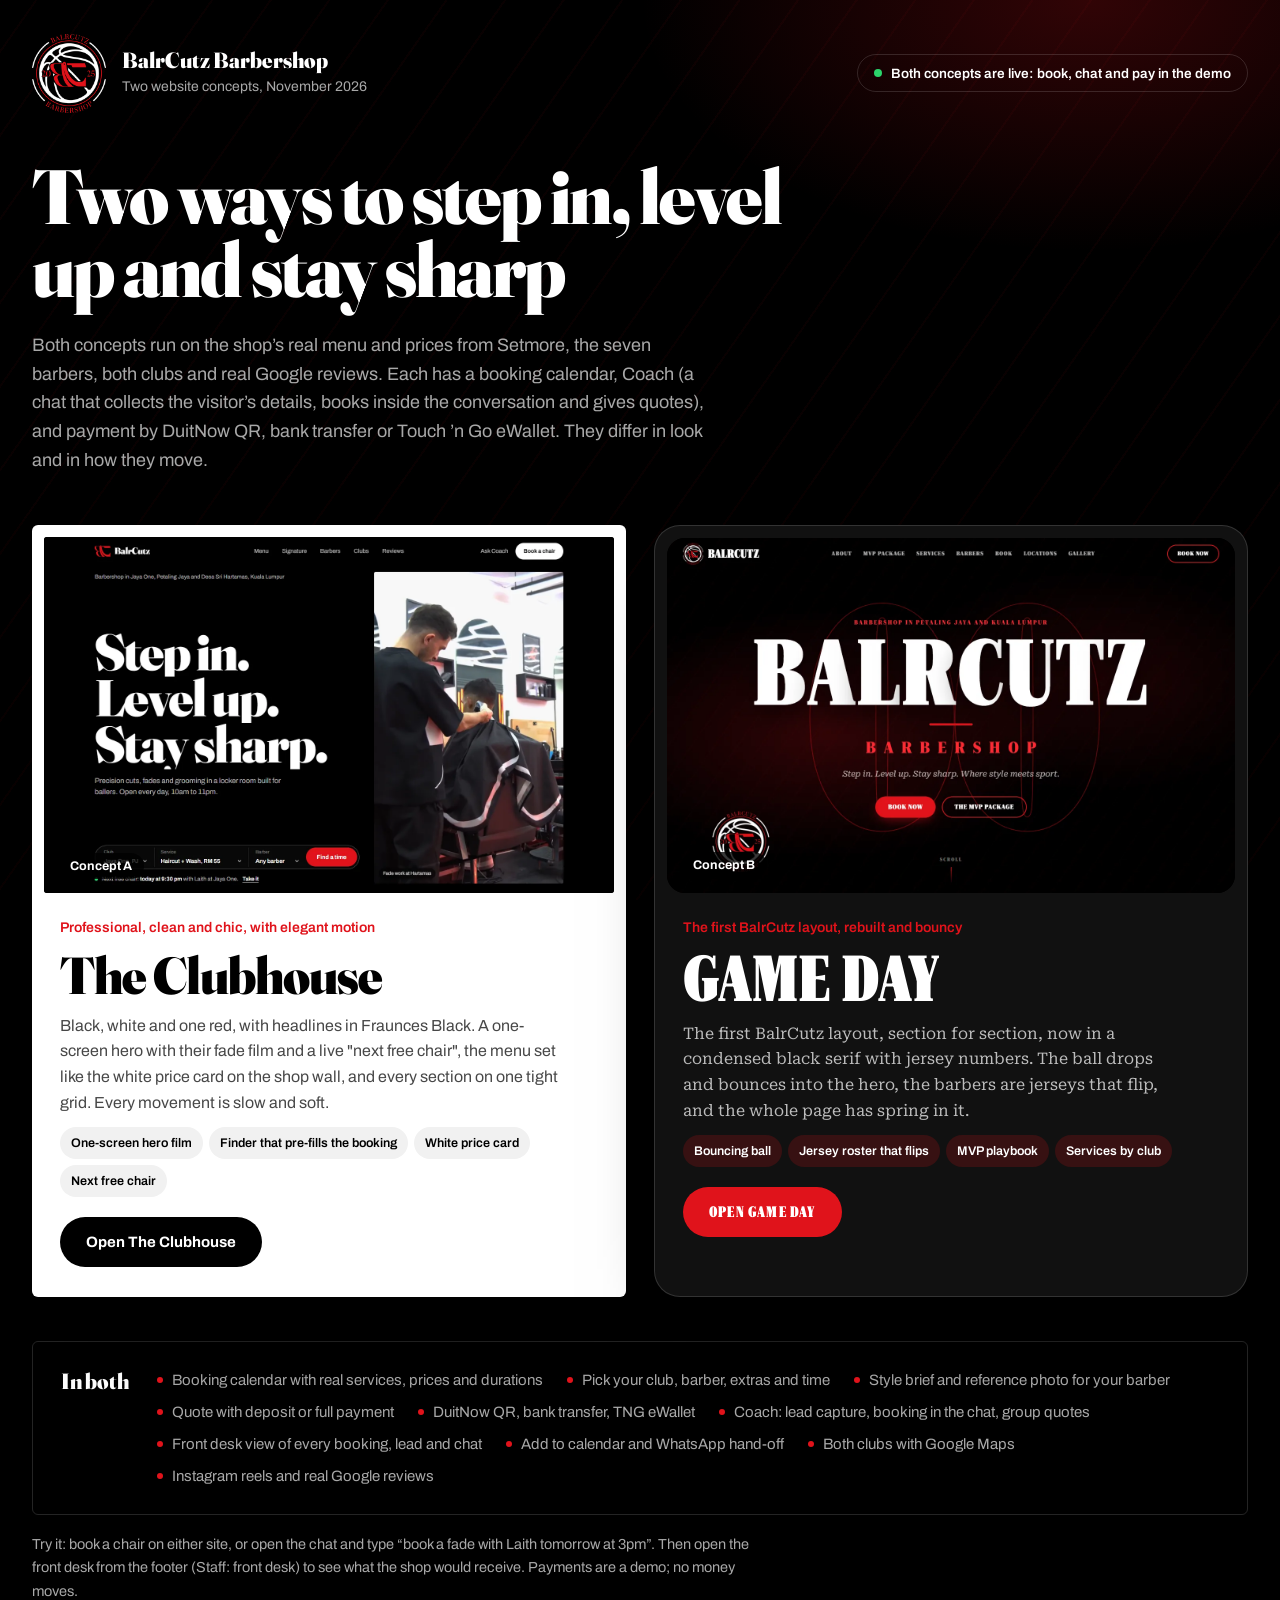
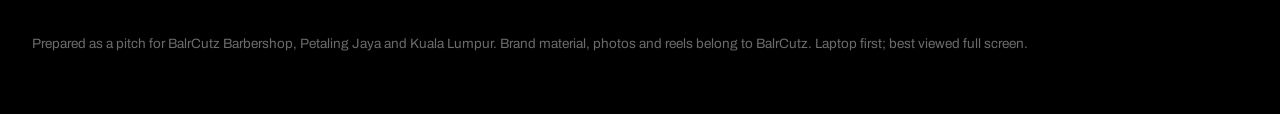
<file: index.html>
<!doctype html>
<html lang="en">
<head>
<meta charset="utf-8">
<meta name="viewport" content="width=device-width, initial-scale=1">
<title>BalrCutz | Two website concepts</title>
<meta name="description" content="Two website concepts for BalrCutz Barbershop, Jaya One and Desa Sri Hartamas: The Clubhouse and Game Day.">
<meta name="robots" content="noindex, nofollow">
<meta name="theme-color" content="#000000">
<link rel="icon" href="shared/img/favicon.png">
<link rel="apple-touch-icon" href="shared/img/apple-touch-icon.png">
<link rel="preload" href="shared/fonts/fraunces.woff2" as="font" type="font/woff2" crossorigin>
<link rel="preload" href="shared/fonts/roboto-serif-cond-900.woff2" as="font" type="font/woff2" crossorigin>
<style>
  @font-face { font-family: 'Fraunces'; src: url('shared/fonts/fraunces.woff2') format('woff2'); font-weight: 700 900; font-display: swap; }
  @font-face { font-family: 'Fraunces'; src: url('shared/fonts/fraunces-italic.woff2') format('woff2'); font-weight: 800; font-style: italic; font-display: swap; }
  @font-face { font-family: 'Archivo'; src: url('shared/fonts/archivo.woff2') format('woff2'); font-weight: 100 900; font-stretch: 62% 125%; font-display: swap; }
  @font-face { font-family: 'Roboto Serif Cond'; src: url('shared/fonts/roboto-serif-cond-900.woff2') format('woff2'); font-weight: 900; font-display: swap; }
  @font-face { font-family: 'Roboto Serif'; src: url('shared/fonts/roboto-serif-text.woff2') format('woff2'); font-weight: 400 700; font-display: swap; }
  :root { --ink: #000; --paper: #fff; --red: #E0131B; --mute: rgba(255,255,255,.66); --line: rgba(255,255,255,.14); --ease: cubic-bezier(.16, 1, .3, 1); --spring: cubic-bezier(.34, 1.56, .64, 1); }
  * { box-sizing: border-box; }
  body { margin: 0; min-height: 100vh; background: var(--ink); color: var(--paper); font: 400 17px/1.6 'Archivo', system-ui, sans-serif; -webkit-font-smoothing: antialiased; overflow-x: hidden; }
  body::before { content: ''; position: fixed; inset: 0; z-index: -1; background: radial-gradient(ellipse 50% 40% at 85% 0%, rgba(224,19,27,.22), transparent 70%), repeating-linear-gradient(-55deg, transparent 0 46px, rgba(224,19,27,.04) 46px 48px); }
  img { display: block; max-width: 100%; height: auto; }
  a { color: inherit; }
  .wrap { width: min(1280px, 100% - 64px); margin: 0 auto; padding: 34px 0 60px; }
  header { display: flex; align-items: center; justify-content: space-between; gap: 20px; flex-wrap: wrap; }
  .brand { display: flex; align-items: center; gap: 16px; }
  .brand img { width: 74px; }
  .brand strong { display: block; font: 900 22px/1.1 'Fraunces', serif; }
  .brand span { font-size: 14px; color: var(--mute); }
  .chip { display: inline-flex; align-items: center; gap: 9px; height: 38px; padding: 0 16px; border-radius: 999px; border: 1px solid var(--line); font-size: 13.5px; font-weight: 600; }
  .chip i { width: 8px; height: 8px; border-radius: 50%; background: #2bd46b; box-shadow: 0 0 0 0 rgba(43,212,107,.6); animation: ping 1.8s infinite; }
  @keyframes ping { 70% { box-shadow: 0 0 0 8px rgba(43,212,107,0); } }
  h1 { margin: 48px 0 0; max-width: 16ch; font: 900 clamp(48px, 6vw, 92px)/.95 'Fraunces', serif; letter-spacing: -.025em; }
  .intro { margin: 24px 0 0; max-width: 68ch; font-size: 18px; color: var(--mute); }
  .grid { display: grid; grid-template-columns: 1fr 1fr; gap: 28px; margin-top: 50px; }
  .card { position: relative; display: flex; flex-direction: column; border-radius: 6px; background: #fff; color: #000; text-decoration: none; overflow: hidden; transition: transform .6s var(--ease), box-shadow .6s var(--ease); box-shadow: 0 40px 80px -40px rgba(0,0,0,.9); }
  .card:hover, .card:focus-visible { transform: translateY(-8px); box-shadow: 0 50px 90px -40px rgba(224,19,27,.55); }
  .card:focus-visible { outline: 3px solid var(--red); outline-offset: 4px; }
  .card--b { background: #111; color: #fff; border-radius: 26px; border: 1px solid var(--line); }
  .card--b:hover { transform: translateY(-10px) rotate(-.6deg); }
  .shot { position: relative; margin: 12px 12px 0; overflow: hidden; aspect-ratio: 16 / 10; background: #000; border-radius: 3px; }
  .card--b .shot { border-radius: 18px; }
  .shot img { width: 100%; height: 100%; object-fit: cover; object-position: top; transition: transform 1.2s var(--ease); }
  .card:hover .shot img { transform: scale(1.04); }
  .shot b { position: absolute; left: 14px; bottom: 14px; padding: 7px 12px; border-radius: 999px; background: rgba(0,0,0,.78); color: #fff; font: 700 12.5px/1 'Archivo', sans-serif; }
  .body { display: grid; gap: 12px; padding: 24px 28px 30px; }
  .label { font-size: 14px; font-weight: 600; color: var(--red); }
  .title { font: 900 52px/.95 'Fraunces', serif; letter-spacing: -.02em; }
  .card--b .title { font: 900 64px/.9 'Roboto Serif Cond', serif; text-transform: uppercase; letter-spacing: .01em; }
  .desc { font-size: 16px; max-width: 56ch; color: rgba(0,0,0,.72); }
  .card--b .desc { color: rgba(255,255,255,.72); font-family: 'Roboto Serif', serif; }
  .tags { display: flex; flex-wrap: wrap; gap: 6px; }
  .tags span { padding: 6px 11px; border-radius: 999px; background: #f1f1f1; font-size: 12.5px; font-weight: 600; }
  .card--b .tags span { background: rgba(224,19,27,.18); color: #fff; }
  .go { display: inline-flex; align-items: center; margin-top: 8px; width: max-content; height: 50px; padding: 0 26px; border-radius: 999px; color: #fff; background: #000; font-weight: 700; font-size: 15px; transition: background .3s; }
  .card:hover .go { background: var(--red); }
  .card--b .go { background: var(--red); font: 800 15px/1 'Roboto Serif Cond', serif; letter-spacing: .08em; text-transform: uppercase; transition: transform .5s var(--spring); }
  .card--b:hover .go { transform: scale(1.06) rotate(-2deg); }
  .shared { margin-top: 44px; padding: 26px 28px; border-radius: 6px; border: 1px solid var(--line); display: grid; grid-template-columns: auto 1fr; gap: 10px 28px; align-items: start; }
  .shared strong { font: 900 22px/1.2 'Fraunces', serif; }
  .shared ul { margin: 0; padding: 0; list-style: none; display: flex; flex-wrap: wrap; gap: 8px 24px; font-size: 15px; color: var(--mute); }
  .shared li::before { content: ''; display: inline-block; width: 6px; height: 6px; border-radius: 50%; background: var(--red); margin-right: 9px; transform: translateY(-2px); }
  .notes { margin-top: 18px; font-size: 14.5px; color: var(--mute); max-width: 90ch; }
  footer { margin-top: 30px; font-size: 13.5px; color: rgba(255,255,255,.42); }
  @media (max-width: 900px) { .grid, .shared { grid-template-columns: 1fr; } .wrap { width: min(1280px, 100% - 32px); } }
  @media (prefers-reduced-motion: reduce) { .chip i { animation: none; } .card, .shot img, .go { transition: none; } }
</style>
</head>
<body>
  <div class="wrap">
    <header>
      <div class="brand"><img src="shared/img/logo/badge-light-sm.png" alt="BalrCutz Barbershop badge" width="240" height="256"><div><strong>BalrCutz Barbershop</strong><span>Two website concepts, November 2026</span></div></div>
      <span class="chip"><i></i>Both concepts are live: book, chat and pay in the demo</span>
    </header>
    <h1>Two ways to step in, level up and stay sharp</h1>
    <p class="intro">Both concepts run on the shop&rsquo;s real menu and prices from Setmore, the seven barbers, both clubs and real Google reviews. Each has a booking calendar, Coach (a chat that collects the visitor&rsquo;s details, books inside the conversation and gives quotes), and payment by DuitNow QR, bank transfer or Touch &rsquo;n Go eWallet. They differ in look and in how they move.</p>
    <div class="grid">
      <a class="card" href="site-a-clubhouse/">
        <span class="shot"><img src="shared/img/chooser-a.webp" alt="Preview of The Clubhouse: Step in. Level up. Stay sharp. in large black serif type beside a fade video" width="1440" height="900"><b>Concept A</b></span>
        <span class="body">
          <span class="label">Professional, clean and chic, with elegant motion</span>
          <span class="title">The Clubhouse</span>
          <span class="desc">Black, white and one red, with headlines in Fraunces Black. A one-screen hero with their fade film and a live "next free chair", the menu set like the white price card on the shop wall, and every section on one tight grid. Every movement is slow and soft.</span>
          <span class="tags"><span>One-screen hero film</span><span>Finder that pre-fills the booking</span><span>White price card</span><span>Next free chair</span></span>
          <span class="go">Open The Clubhouse</span>
        </span>
      </a>
      <a class="card card--b" href="site-b-gameday/">
        <span class="shot"><img src="shared/img/chooser-b.webp" alt="Preview of Game Day: BALRCUTZ in condensed black serif capitals with a red outlined 00 behind and the badge bouncing in" width="1440" height="900"><b>Concept B</b></span>
        <span class="body">
          <span class="label">The first BalrCutz layout, rebuilt and bouncy</span>
          <span class="title">Game Day</span>
          <span class="desc">The first BalrCutz layout, section for section, now in a condensed black serif with jersey numbers. The ball drops and bounces into the hero, the barbers are jerseys that flip, and the whole page has spring in it.</span>
          <span class="tags"><span>Bouncing ball</span><span>Jersey roster that flips</span><span>MVP playbook</span><span>Services by club</span></span>
          <span class="go">Open Game Day</span>
        </span>
      </a>
    </div>
    <div class="shared">
      <strong>In both</strong>
      <ul><li>Booking calendar with real services, prices and durations</li><li>Pick your club, barber, extras and time</li><li>Style brief and reference photo for your barber</li><li>Quote with deposit or full payment</li><li>DuitNow QR, bank transfer, TNG eWallet</li><li>Coach: lead capture, booking in the chat, group quotes</li><li>Front desk view of every booking, lead and chat</li><li>Add to calendar and WhatsApp hand-off</li><li>Both clubs with Google Maps</li><li>Instagram reels and real Google reviews</li></ul>
    </div>
    <p class="notes">Try it: book a chair on either site, or open the chat and type &ldquo;book a fade with Laith tomorrow at 3pm&rdquo;. Then open the front desk from the footer (Staff: front desk) to see what the shop would receive. Payments are a demo; no money moves.</p>
    <footer>Prepared as a pitch for BalrCutz Barbershop, Petaling Jaya and Kuala Lumpur. Brand material, photos and reels belong to BalrCutz. Laptop first; best viewed full screen.</footer>
  </div>
</body>
</html>
</file>
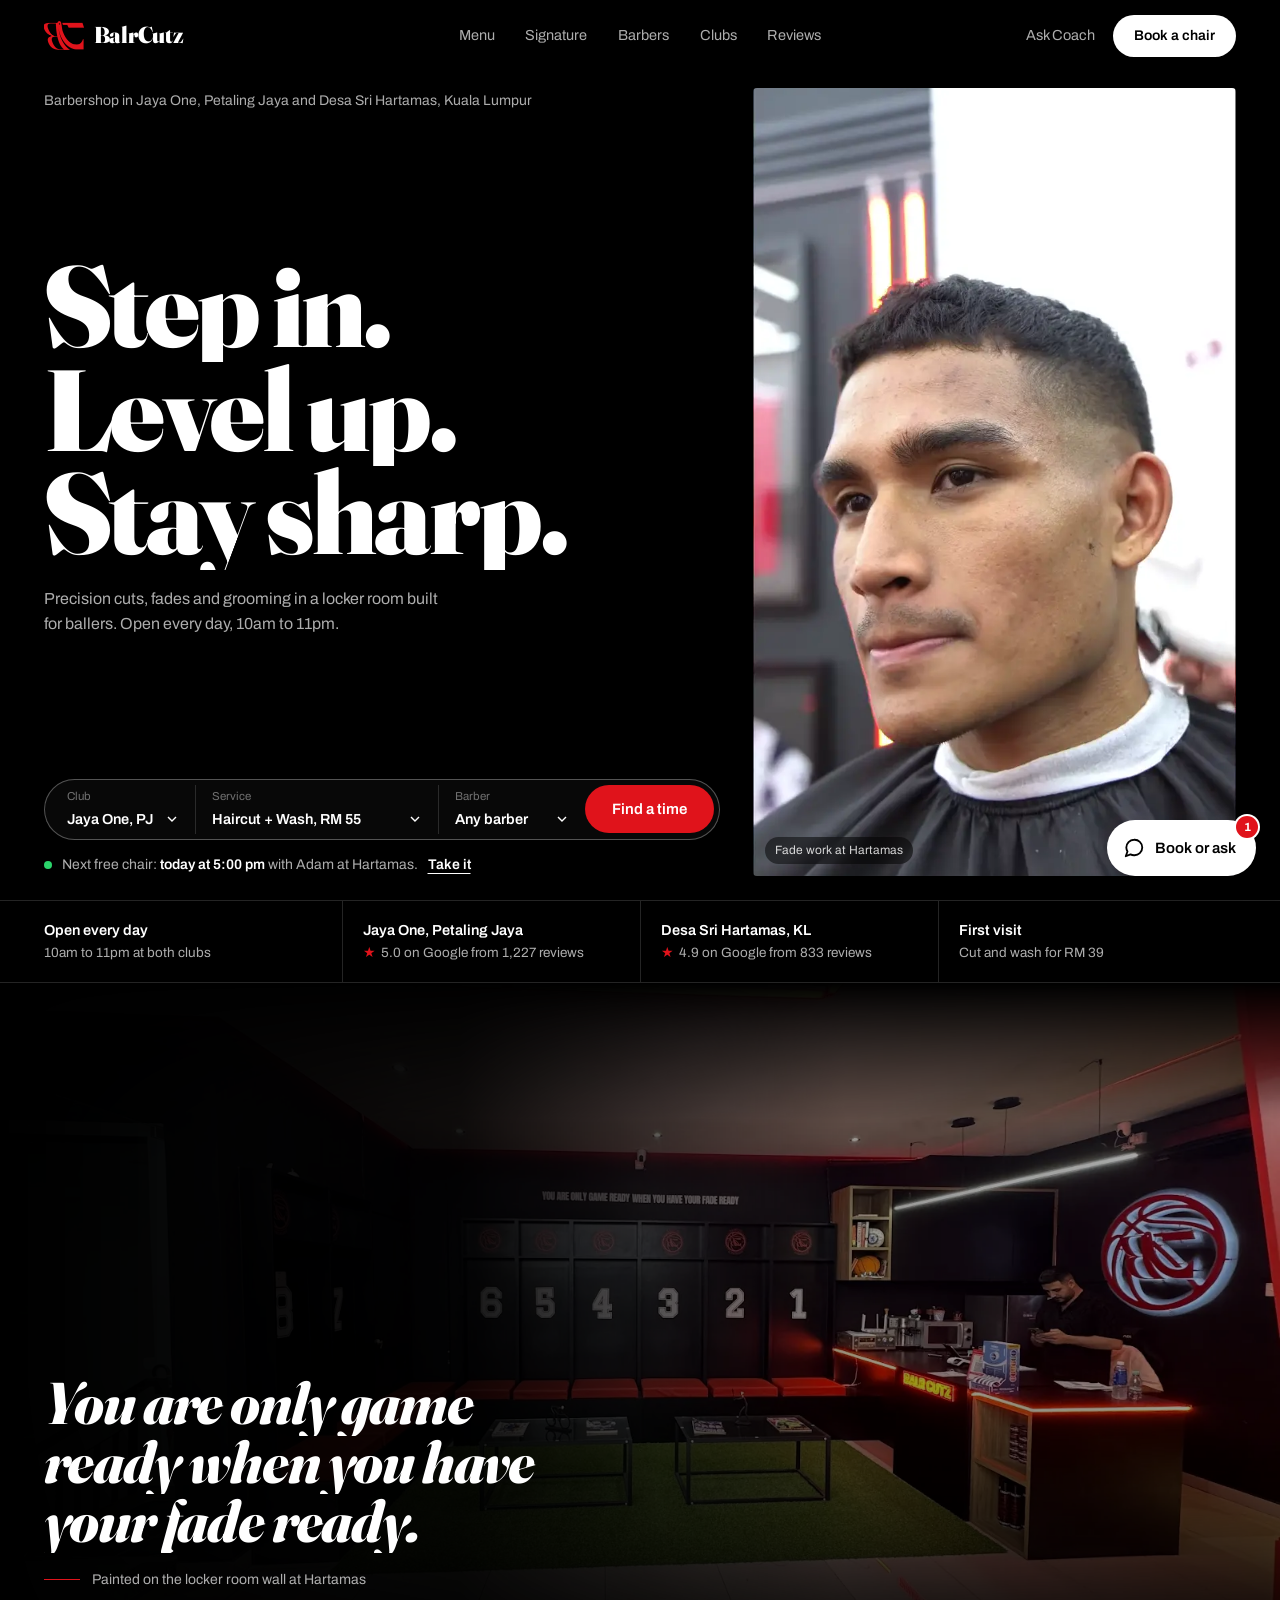
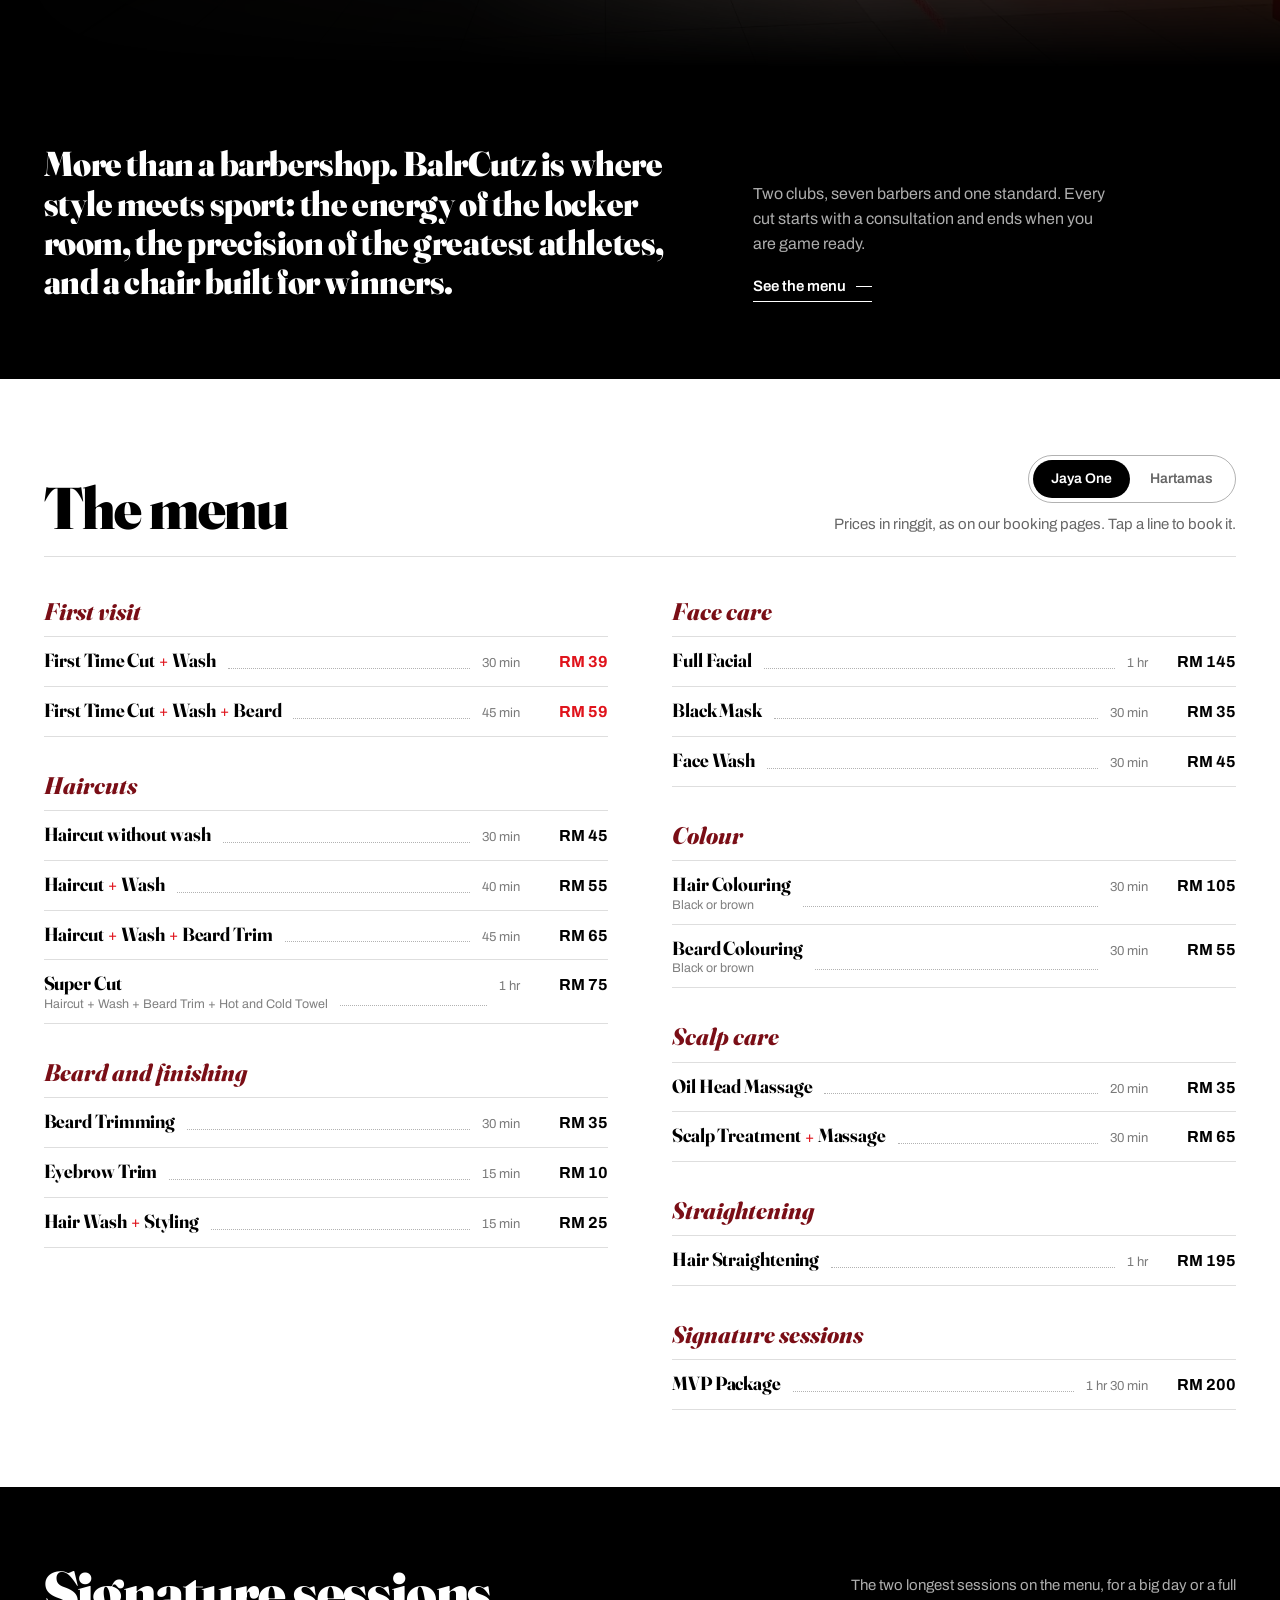
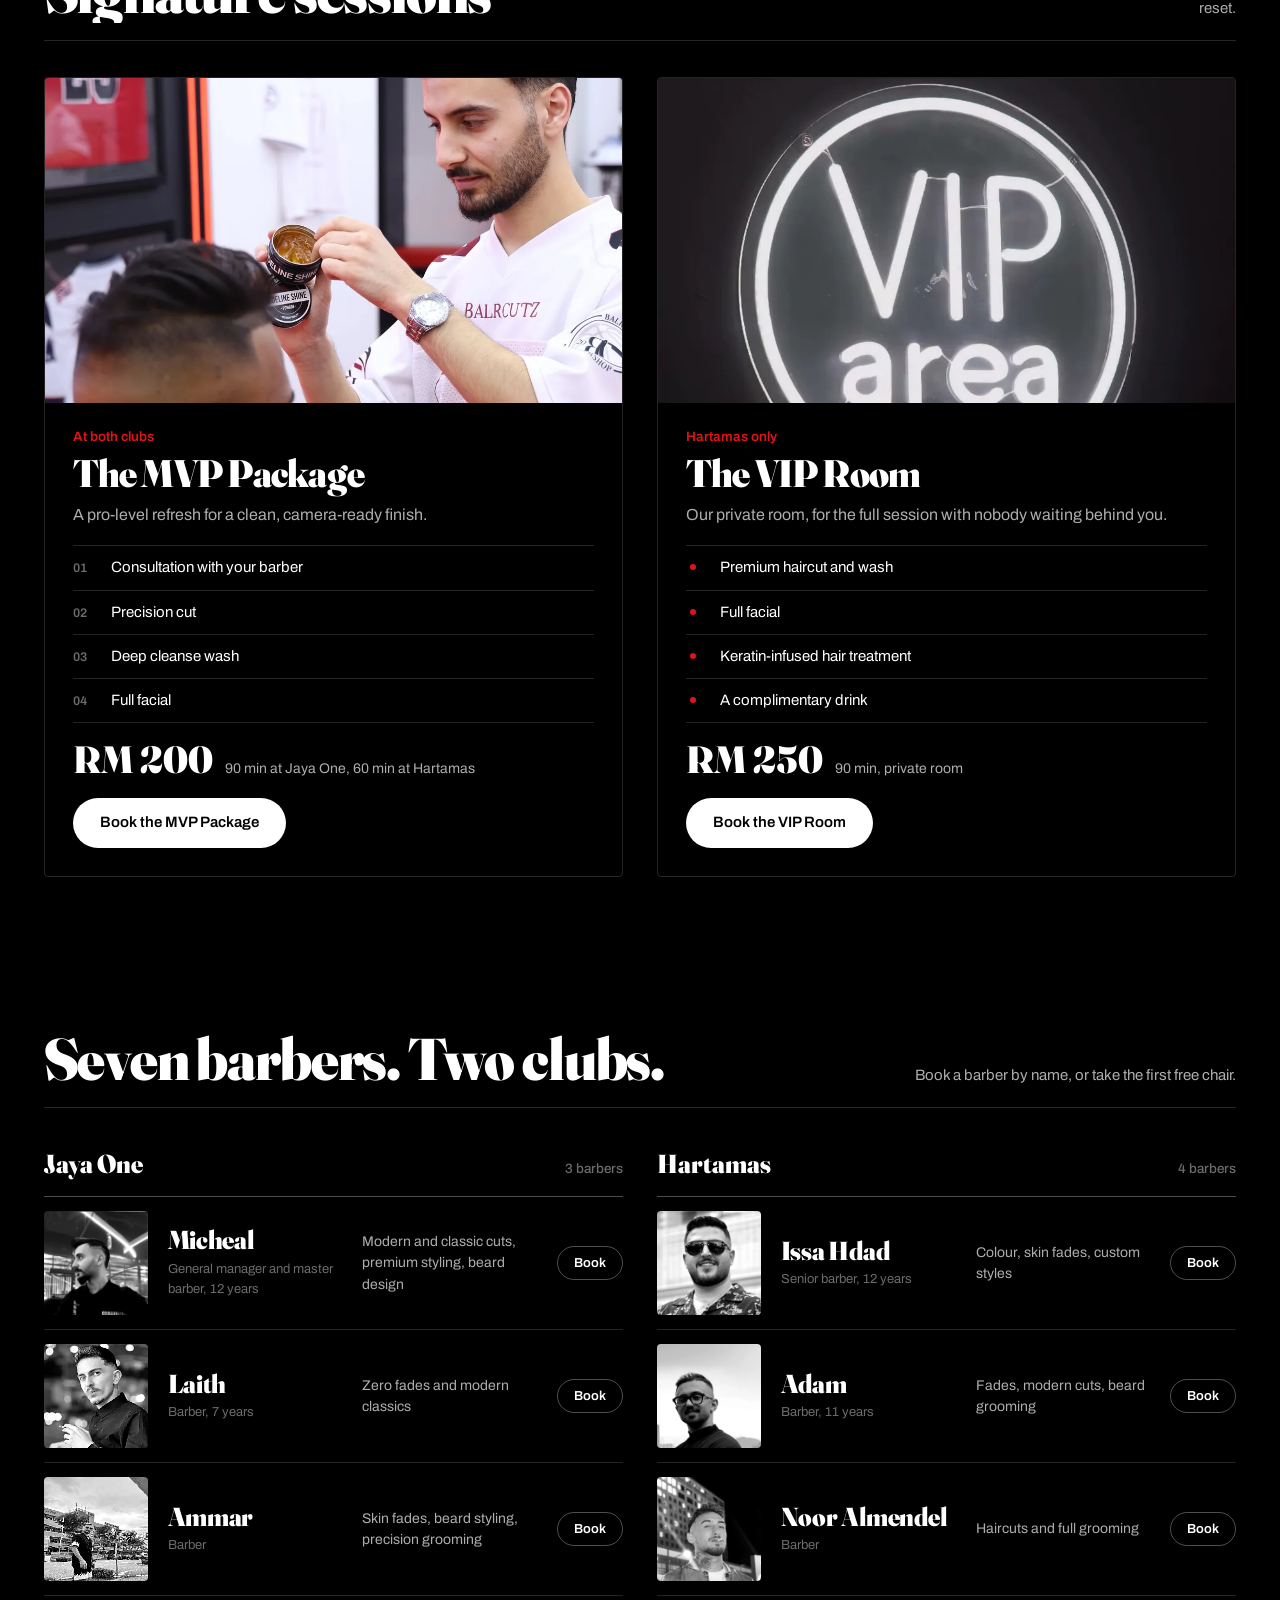
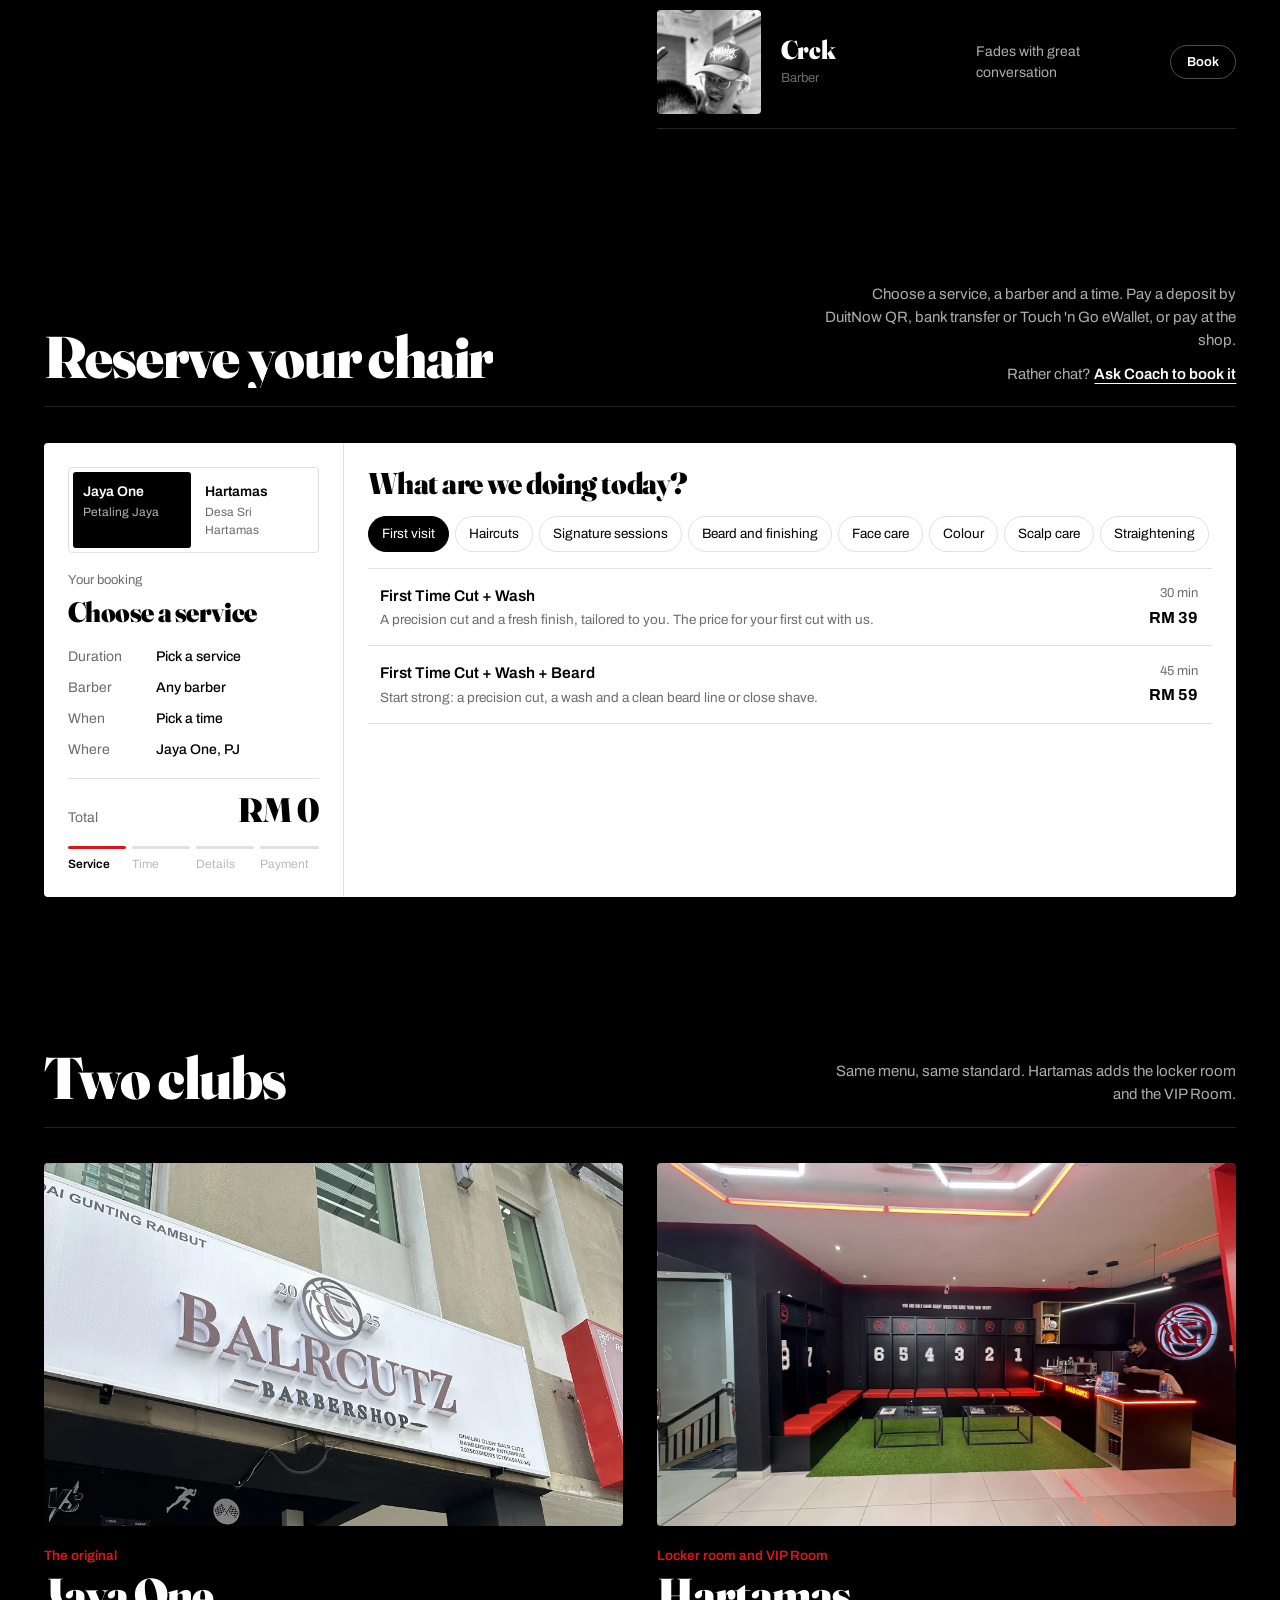
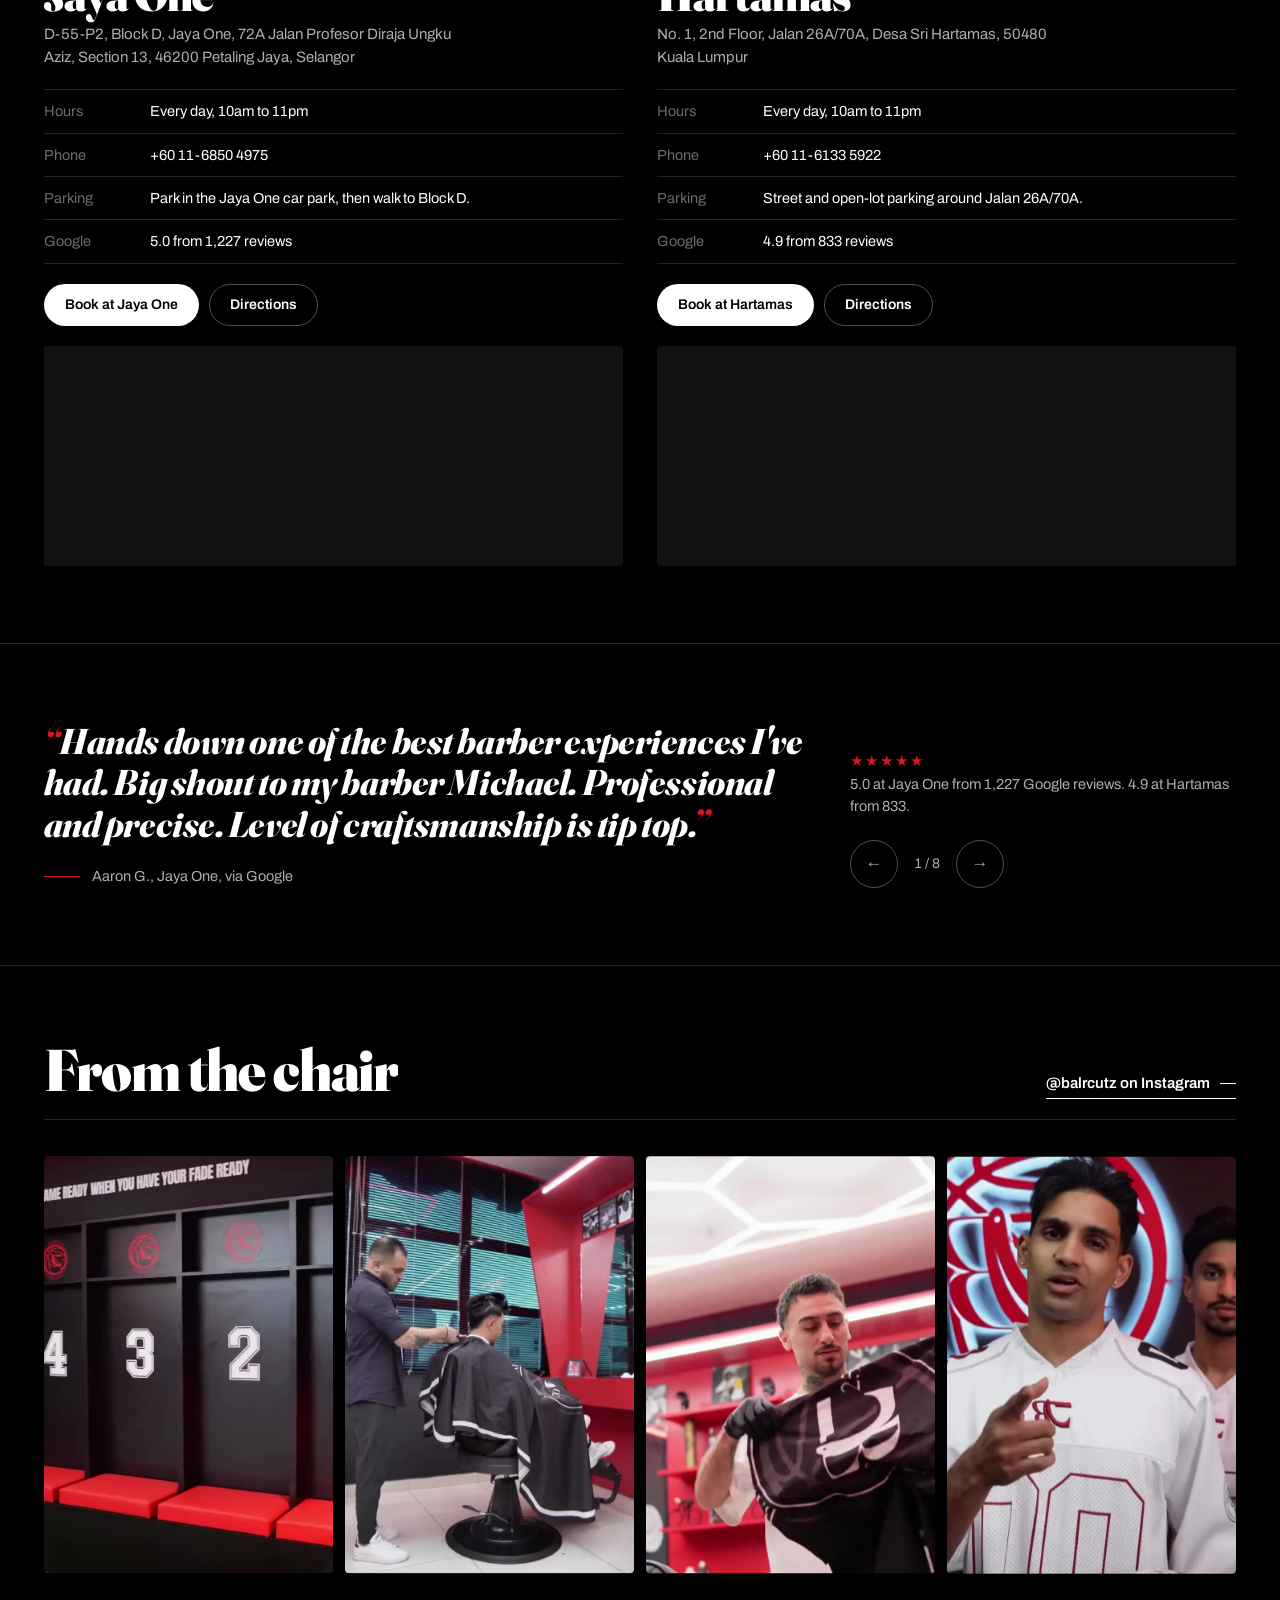
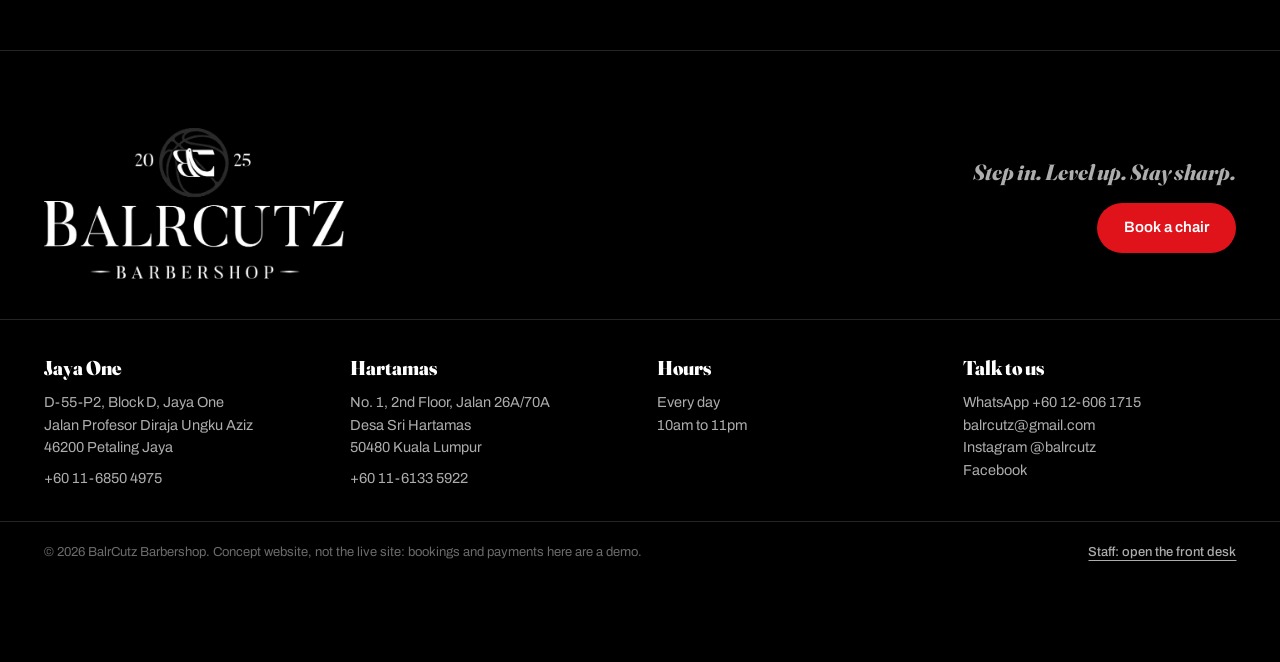
<file: site-a-clubhouse/index.html>
<!doctype html>
<html lang="en">
<head>
  <meta charset="utf-8">
  <meta name="viewport" content="width=device-width, initial-scale=1">
  <title>BalrCutz Barbershop | The Clubhouse concept</title>
  <meta name="description" content="BalrCutz Barbershop in Jaya One, Petaling Jaya and Desa Sri Hartamas, Kuala Lumpur. Precision cuts, fades and grooming. Book a chair online.">
  <meta name="robots" content="noindex, nofollow">
  <meta property="og:title" content="BalrCutz Barbershop: Step in. Level up. Stay sharp.">
  <meta property="og:description" content="Concept website for BalrCutz: book a chair, pay by DuitNow QR, bank transfer or TNG eWallet, or ask Coach in the chat.">
  <meta property="og:image" content="https://23f3000111.github.io/balrcutz-concepts/shared/img/og.jpg">
  <meta name="theme-color" content="#000000">
  <link rel="icon" href="../shared/img/favicon.png">
  <link rel="apple-touch-icon" href="../shared/img/apple-touch-icon.png">
  <link rel="preload" href="../shared/fonts/fraunces.woff2" as="font" type="font/woff2" crossorigin>
  <link rel="preload" href="../shared/fonts/archivo.woff2" as="font" type="font/woff2" crossorigin>
  <link rel="stylesheet" href="../shared/css/base.css">
  <link rel="stylesheet" href="css/site.css">
  <script>document.documentElement.classList.add('js-fx');setTimeout(function(){var h=document.documentElement;if(!h.classList.contains('fx-ready'))h.classList.add('fx-off')},3500)</script>
</head>
<body>
  <a class="skip" href="#main">Skip to content</a>

  <header class="nav" data-nav>
    <div class="wrap nav-in">
      <a class="nav-brand" href="#top" aria-label="BalrCutz, back to the top">
        <img src="../shared/img/logo/mark-red.png" alt="" width="42" height="30">
        <span>BalrCutz</span>
      </a>
      <nav class="nav-links" aria-label="Sections">
        <a href="#menu">Menu</a>
        <a href="#signature">Signature</a>
        <a href="#barbers">Barbers</a>
        <a href="#clubs">Clubs</a>
        <a href="#reviews">Reviews</a>
      </nav>
      <div class="nav-end">
        <button class="nav-chat" type="button" data-chat>Ask Coach</button>
        <a class="btn btn-light btn-sm" href="#book" data-book="step:1">Book a chair</a>
        <button class="nav-burger" type="button" data-menu-toggle aria-expanded="false" aria-controls="menu-panel" aria-label="Menu"><span></span><span></span></button>
      </div>
    </div>
  </header>

  <div class="menu-panel" id="menu-panel" data-menu>
    <nav aria-label="Sections">
      <a href="#menu">Menu</a>
      <a href="#signature">Signature sessions</a>
      <a href="#barbers">Barbers</a>
      <a href="#book">Book a chair</a>
      <a href="#clubs">Clubs</a>
      <a href="#reviews">Reviews</a>
    </nav>
    <p class="menu-panel-foot"><a href="https://www.instagram.com/balrcutz/" target="_blank" rel="noopener">Instagram</a> <a href="https://wa.me/60126061715" target="_blank" rel="noopener">WhatsApp</a></p>
  </div>

  <main id="main">
    <!-- Hero: always one screen tall. The film runs the full height on the right; the copy lines up with its top and bottom. -->
    <section class="hero" id="top">
      <div class="wrap hero-grid">
        <div class="hero-copy">
          <p class="hero-where" data-reveal="fade">Barbershop in Jaya One, Petaling Jaya and Desa Sri Hartamas, Kuala Lumpur</p>
          <div class="hero-mid">
            <h1 class="hero-title" data-reveal="lines" data-delay=".1">Step in.<br>Level up.<br>Stay sharp.</h1>
            <p class="hero-lede" data-reveal="up" data-delay=".55">Precision cuts, fades and grooming in a locker room built for ballers. Open every day, 10am to 11pm.</p>
          </div>
          <div class="hero-foot" data-reveal="up" data-delay=".75">
            <form class="finder" id="finder" aria-label="Find a time">
              <label class="finder-f"><span>Club</span>
                <select name="club">
                  <option value="jayaone">Jaya One, PJ</option>
                  <option value="hartamas">Hartamas, KL</option>
                </select>
              </label>
              <label class="finder-f finder-svc"><span>Service</span><select name="svc"></select></label>
              <label class="finder-f"><span>Barber</span><select name="barber"></select></label>
              <button class="btn btn-red" type="submit">Find a time</button>
            </form>
            <p class="next-chair" id="next-chair" aria-live="polite"></p>
          </div>
        </div>
        <figure class="hero-film" data-reveal="clip" data-delay=".15">
          <video data-autoplay muted loop playsinline preload="auto" poster="../shared/video/fade.webp" aria-label="A mid fade being finished at BalrCutz Hartamas">
            <source src="../shared/video/fade.mp4" type="video/mp4">
          </video>
          <figcaption>Fade work at Hartamas</figcaption>
        </figure>
      </div>
    </section>

    <!-- Hours and the two clubs, in the same columns as everything below -->
    <section class="facts" aria-label="Hours and ratings">
      <div class="wrap facts-grid">
        <div class="fact"><span class="fact-k">Open every day</span><span class="fact-v">10am to 11pm at both clubs</span></div>
        <div class="fact"><span class="fact-k">Jaya One, Petaling Jaya</span><span class="fact-v"><span class="stars" aria-hidden="true">&#9733;</span> 5.0 on Google from 1,227 reviews</span></div>
        <div class="fact"><span class="fact-k">Desa Sri Hartamas, KL</span><span class="fact-v"><span class="stars" aria-hidden="true">&#9733;</span> 4.9 on Google from 833 reviews</span></div>
        <div class="fact"><span class="fact-k">First visit</span><span class="fact-v">Cut and wash for RM 39</span></div>
      </div>
    </section>

    <!-- The line painted on their locker-room wall -->
    <section class="wall" aria-labelledby="wall-quote">
      <div class="wall-media"><img src="../shared/img/shop/ht-lockers.webp" alt="The locker room at BalrCutz Hartamas, with numbered lockers, red benches and turf" width="1600" height="1200" loading="lazy" data-parallax=".12"></div>
      <div class="wrap wall-copy">
        <blockquote>
          <p id="wall-quote" class="wall-quote" data-reveal="lines">You are only game ready when you have your fade ready.</p>
        </blockquote>
        <p class="wall-cap" data-reveal="fade" data-delay=".3">Painted on the locker room wall at Hartamas</p>
      </div>
    </section>

    <section class="intro" aria-label="About BalrCutz">
      <div class="wrap intro-grid">
        <p class="intro-text" data-reveal="lines">More than a barbershop. BalrCutz is where style meets sport: the energy of the locker room, the precision of the greatest athletes, and a chair built for winners.</p>
        <div class="intro-side" data-reveal="up" data-delay=".15">
          <p>Two clubs, seven barbers and one standard. Every cut starts with a consultation and ends when you are game ready.</p>
          <a class="link-arrow" href="#menu">See the menu</a>
        </div>
      </div>
    </section>

    <!-- The menu, set like the white price card on their wall -->
    <section class="menu" id="menu" aria-labelledby="menu-title">
      <div class="wrap">
        <header class="sec-head">
          <h2 id="menu-title" class="sec-title" data-reveal="lines">The menu</h2>
          <div class="sec-tools" data-reveal="up" data-delay=".15">
            <div class="seg" role="group" aria-label="Show prices for">
              <button type="button" aria-pressed="true" data-menu-club="jayaone">Jaya One</button>
              <button type="button" aria-pressed="false" data-menu-club="hartamas">Hartamas</button>
            </div>
            <p>Prices in ringgit, as on our booking pages. Tap a line to book it.</p>
          </div>
        </header>
        <div class="menu-cols" id="menu-list" aria-live="polite"></div>
      </div>
    </section>

    <section class="sig" id="signature" aria-labelledby="sig-title">
      <div class="wrap">
        <header class="sec-head">
          <h2 id="sig-title" class="sec-title" data-reveal="lines">Signature sessions</h2>
          <p class="sec-note" data-reveal="up" data-delay=".15">The two longest sessions on the menu, for a big day or a full reset.</p>
        </header>
        <div class="sig-grid" data-reveal="stagger">
          <article class="sig-card">
            <figure class="sig-photo"><img src="../shared/img/pro/pomade.webp" alt="A BalrCutz barber working pomade into a finished cut" width="1100" height="1467" loading="lazy"></figure>
            <p class="sig-where">At both clubs</p>
            <h3 class="sig-name">The MVP Package</h3>
            <p class="sig-text">A pro-level refresh for a clean, camera-ready finish.</p>
            <ol class="sig-steps">
              <li>Consultation with your barber</li>
              <li>Precision cut</li>
              <li>Deep cleanse wash</li>
              <li>Full facial</li>
            </ol>
            <p class="sig-price"><strong>RM 200</strong> <span>90 min at Jaya One, 60 min at Hartamas</span></p>
            <a class="btn btn-light" href="#book" data-book="svc:mvp,step:1">Book the MVP Package</a>
          </article>
          <article class="sig-card">
            <figure class="sig-photo"><img src="../shared/img/reel/vip.webp" alt="The neon VIP area sign at BalrCutz Hartamas" width="900" height="1125" loading="lazy"></figure>
            <p class="sig-where">Hartamas only</p>
            <h3 class="sig-name">The VIP Room</h3>
            <p class="sig-text">Our private room, for the full session with nobody waiting behind you.</p>
            <ul class="sig-steps sig-list">
              <li>Premium haircut and wash</li>
              <li>Full facial</li>
              <li>Keratin-infused hair treatment</li>
              <li>A complimentary drink</li>
            </ul>
            <p class="sig-price"><strong>RM 250</strong> <span>90 min, private room</span></p>
            <a class="btn btn-light" href="#book" data-book="svc:vip,club:hartamas,step:1">Book the VIP Room</a>
          </article>
        </div>
      </div>
    </section>

    <section class="roster" id="barbers" aria-labelledby="roster-title">
      <div class="wrap">
        <header class="sec-head">
          <h2 id="roster-title" class="sec-title" data-reveal="lines">Seven barbers. Two clubs.</h2>
          <p class="sec-note" data-reveal="up" data-delay=".15">Book a barber by name, or take the first free chair.</p>
        </header>
        <div class="roster-grid" id="roster" data-reveal="stagger"></div>
      </div>
    </section>

    <section class="book" id="book" aria-labelledby="book-title">
      <div class="wrap">
        <header class="sec-head">
          <h2 id="book-title" class="sec-title" data-reveal="lines">Reserve your chair</h2>
          <div class="sec-note" data-reveal="up" data-delay=".15">
            <p>Choose a service, a barber and a time. Pay a deposit by DuitNow QR, bank transfer or Touch 'n Go eWallet, or pay at the shop.</p>
            <p class="book-alt">Rather chat? <button class="link" type="button" data-chat="book">Ask Coach to book it</button></p>
          </div>
        </header>
        <div id="bk-main" data-reveal="fade"></div>
      </div>
    </section>

    <section class="clubs" id="clubs" aria-labelledby="clubs-title">
      <div class="wrap">
        <header class="sec-head">
          <h2 id="clubs-title" class="sec-title" data-reveal="lines">Two clubs</h2>
          <p class="sec-note" data-reveal="up" data-delay=".15">Same menu, same standard. Hartamas adds the locker room and the VIP Room.</p>
        </header>
        <div class="clubs-grid" id="clubs-grid" data-reveal="stagger"></div>
      </div>
    </section>

    <section class="reviews" id="reviews" aria-labelledby="reviews-title">
      <div class="wrap rv">
        <h2 id="reviews-title" class="sr-only">Reviews</h2>
        <figure class="rv-quote" id="rv-quote" aria-live="polite">
          <blockquote><p id="rv-text"></p></blockquote>
          <figcaption id="rv-by"></figcaption>
        </figure>
        <div class="rv-side">
          <p class="rv-score"><span class="stars" aria-hidden="true">&#9733;&#9733;&#9733;&#9733;&#9733;</span><br>5.0 at Jaya One from 1,227 Google reviews. 4.9 at Hartamas from 833.</p>
          <div class="rv-nav">
            <button type="button" class="rv-btn" id="rv-prev" aria-label="Previous review">&#8592;</button>
            <span id="rv-count" aria-hidden="true">1 / 8</span>
            <button type="button" class="rv-btn" id="rv-next" aria-label="Next review">&#8594;</button>
          </div>
        </div>
      </div>
    </section>

    <section class="ig" aria-labelledby="ig-title">
      <div class="wrap">
        <header class="sec-head">
          <h2 id="ig-title" class="sec-title" data-reveal="lines">From the chair</h2>
          <a class="link-arrow" href="https://www.instagram.com/balrcutz/" target="_blank" rel="noopener">@balrcutz on Instagram</a>
        </header>
        <div class="ig-grid" data-reveal="stagger">
          <a class="ig-tile" href="https://www.instagram.com/balrcutz/reel/DRPA_7CEvmE/" target="_blank" rel="noopener" aria-label="Reel: the Hartamas locker room">
            <video data-autoplay muted loop playsinline preload="none" poster="../shared/video/lockers.webp"><source src="../shared/video/lockers.mp4" type="video/mp4"></video>
          </a>
          <a class="ig-tile" href="https://www.instagram.com/balrcutz/reel/DfmTlaFSLUH/" target="_blank" rel="noopener" aria-label="Reel: a sectioned cut with clipper work">
            <video data-autoplay muted loop playsinline preload="none" poster="../shared/video/sections.webp"><source src="../shared/video/sections.mp4" type="video/mp4"></video>
          </a>
          <a class="ig-tile" href="https://www.instagram.com/balrcutz/reel/Dey1R01gUAp/" target="_blank" rel="noopener" aria-label="Reel: cape on under the hexagon lights">
            <video data-autoplay muted loop playsinline preload="none" poster="../shared/video/chair.webp"><source src="../shared/video/chair.mp4" type="video/mp4"></video>
          </a>
          <a class="ig-tile" href="https://www.instagram.com/balrcutz/reel/DRPA_7CEvmE/" target="_blank" rel="noopener" aria-label="Reel: the BalrCutz barbers in their jerseys">
            <video data-autoplay muted loop playsinline preload="none" poster="../shared/video/team.webp"><source src="../shared/video/team.mp4" type="video/mp4"></video>
          </a>
        </div>
      </div>
    </section>
  </main>

  <footer class="foot">
    <div class="wrap foot-top">
      <img class="foot-mark" src="../shared/img/logo/wordmark-light.png" alt="BalrCutz Barbershop, established 2025" width="360" height="181" loading="lazy">
      <div class="foot-cta">
        <p class="foot-line">Step in. Level up. Stay sharp.</p>
        <a class="btn btn-red" href="#book" data-book="step:1">Book a chair</a>
      </div>
    </div>
    <div class="wrap foot-cols">
      <div>
        <h3>Jaya One</h3>
        <p>D-55-P2, Block D, Jaya One<br>Jalan Profesor Diraja Ungku Aziz<br>46200 Petaling Jaya</p>
        <p><a href="tel:+601168504975">+60 11-6850 4975</a></p>
      </div>
      <div>
        <h3>Hartamas</h3>
        <p>No. 1, 2nd Floor, Jalan 26A/70A<br>Desa Sri Hartamas<br>50480 Kuala Lumpur</p>
        <p><a href="tel:+601161335922">+60 11-6133 5922</a></p>
      </div>
      <div>
        <h3>Hours</h3>
        <p>Every day<br>10am to 11pm</p>
      </div>
      <div>
        <h3>Talk to us</h3>
        <p><a href="https://wa.me/60126061715" target="_blank" rel="noopener">WhatsApp +60 12-606 1715</a><br><a href="mailto:balrcutz@gmail.com">balrcutz@gmail.com</a><br><a href="https://www.instagram.com/balrcutz/" target="_blank" rel="noopener">Instagram @balrcutz</a><br><a href="https://www.facebook.com/people/BalrCutz-Barbershop/61573765353855/" target="_blank" rel="noopener">Facebook</a></p>
      </div>
    </div>
    <div class="wrap foot-base">
      <p>&copy; <span data-year>2026</span> BalrCutz Barbershop. Concept website, not the live site: bookings and payments here are a demo.</p>
      <p><button class="link" type="button" data-desk="booking">Staff: open the front desk</button></p>
    </div>
  </footer>

  <script src="../shared/js/vendor/gsap.min.js" defer></script>
  <script src="../shared/js/vendor/ScrollTrigger.min.js" defer></script>
  <script src="../shared/js/vendor/SplitText.min.js" defer></script>
  <script src="../shared/js/vendor/lenis.min.js" defer></script>
  <script src="../shared/js/vendor/qrcode.min.js" defer></script>
  <script src="../shared/js/core.js" defer></script>
  <script src="../shared/js/data.js" defer></script>
  <script src="../shared/js/booking.js" defer></script>
  <script src="../shared/js/pay.js" defer></script>
  <script src="../shared/js/desk.js" defer></script>
  <script src="../shared/js/chat.js" defer></script>
  <script src="../shared/js/fx.js" defer></script>
  <script src="../shared/js/ui.js" defer></script>
  <script src="js/site.js" defer></script>
</body>
</html>
</file>
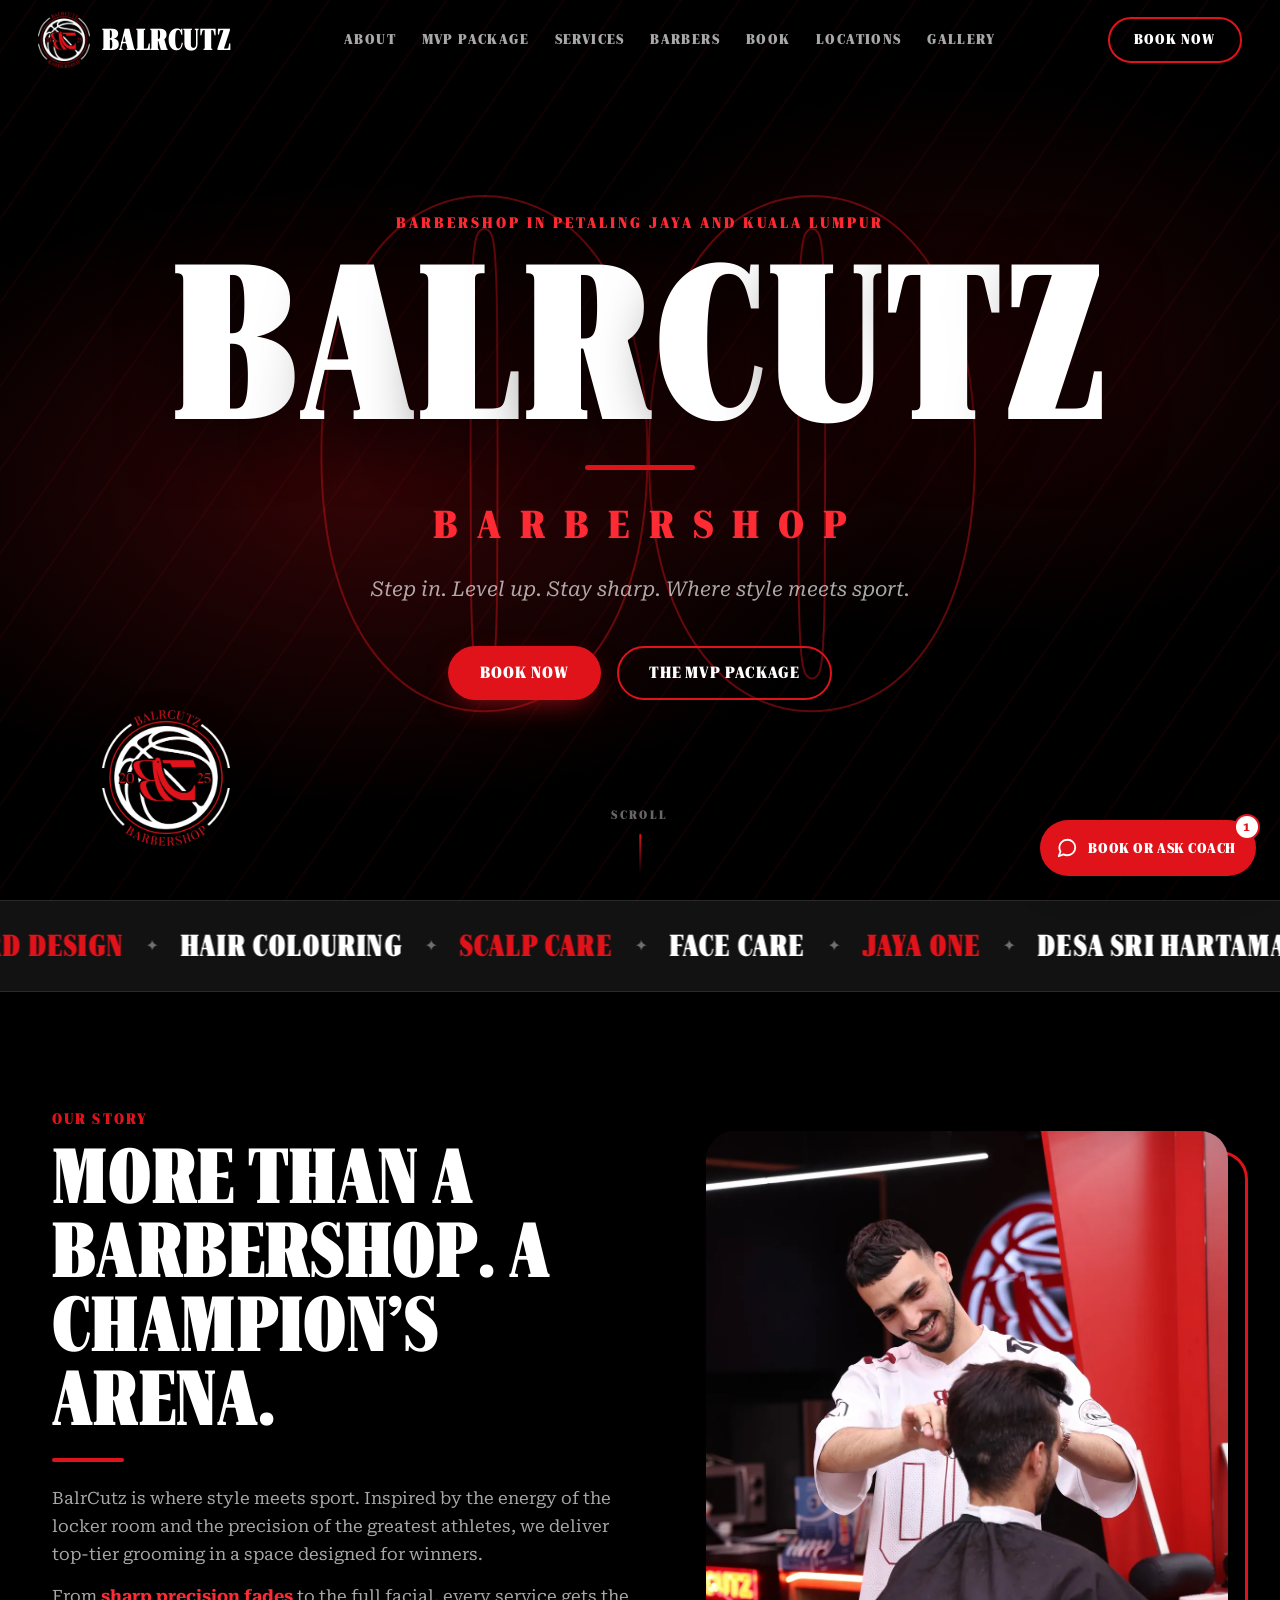
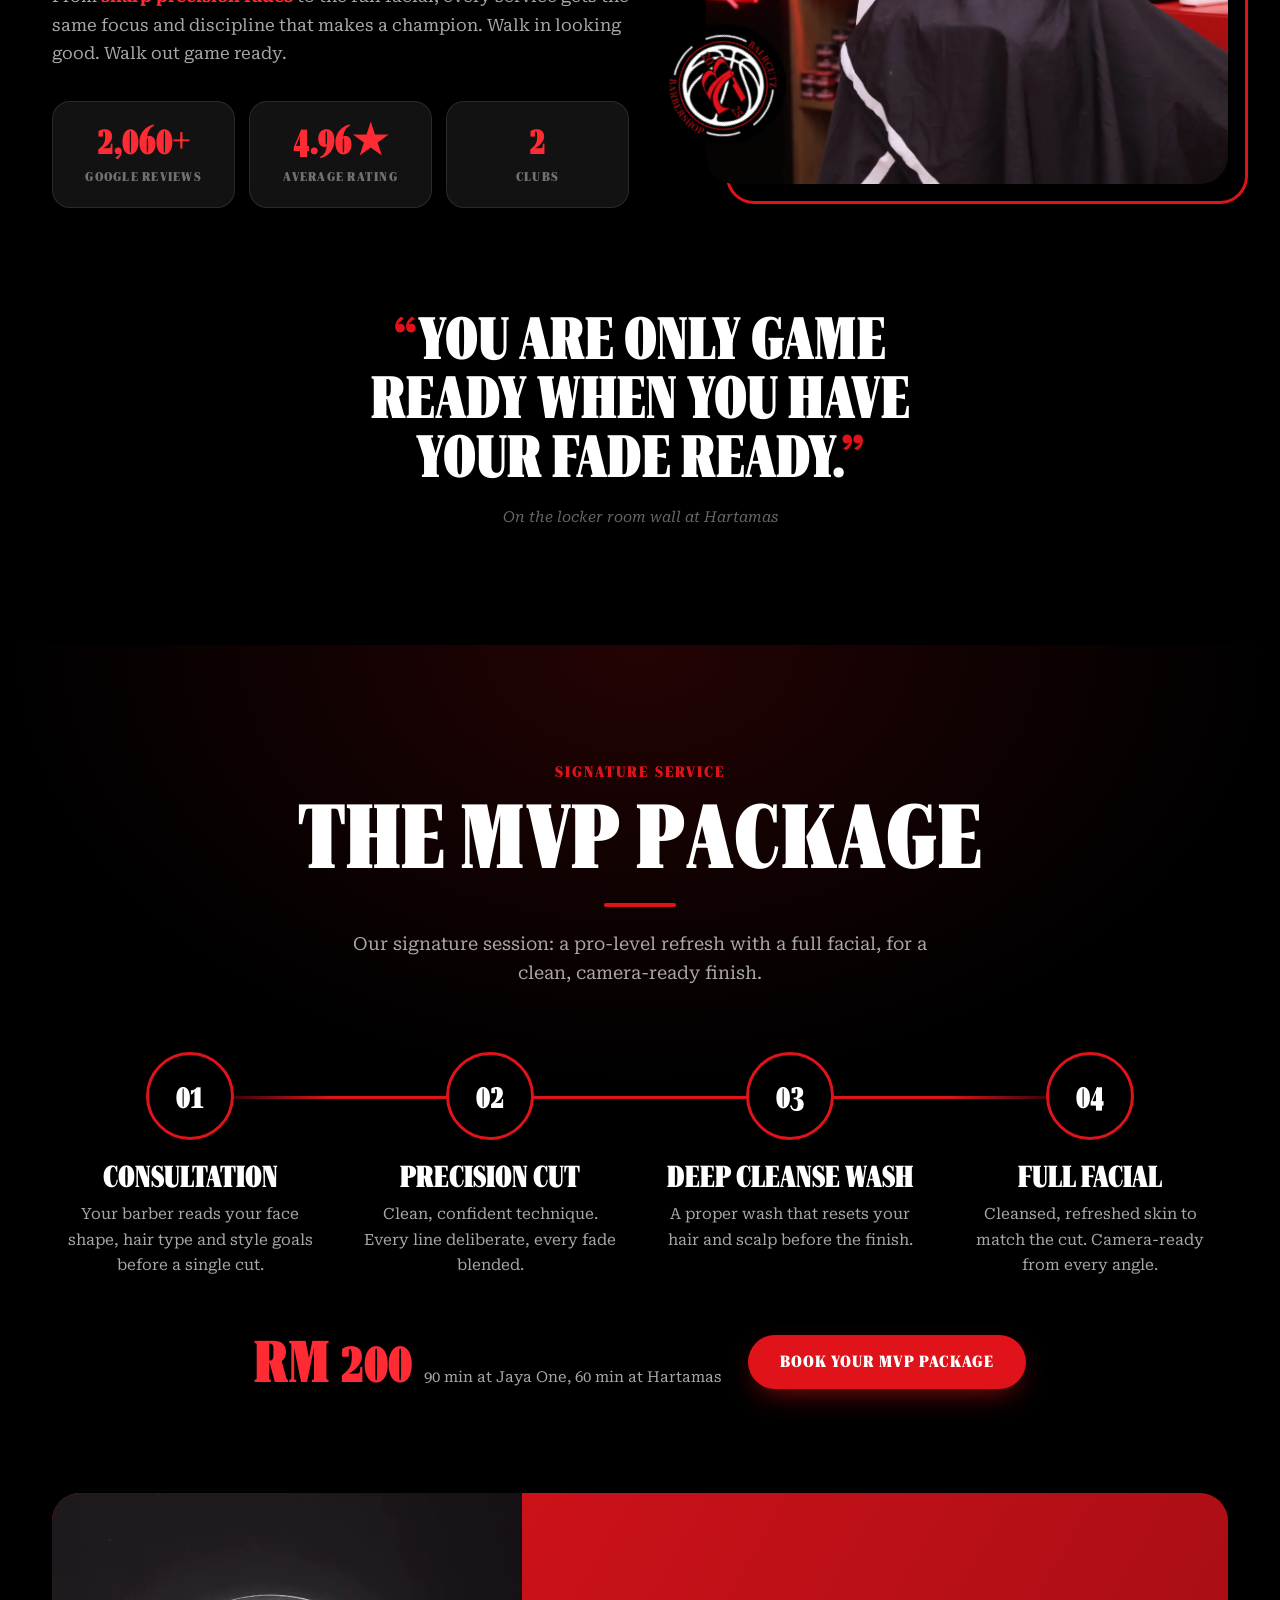
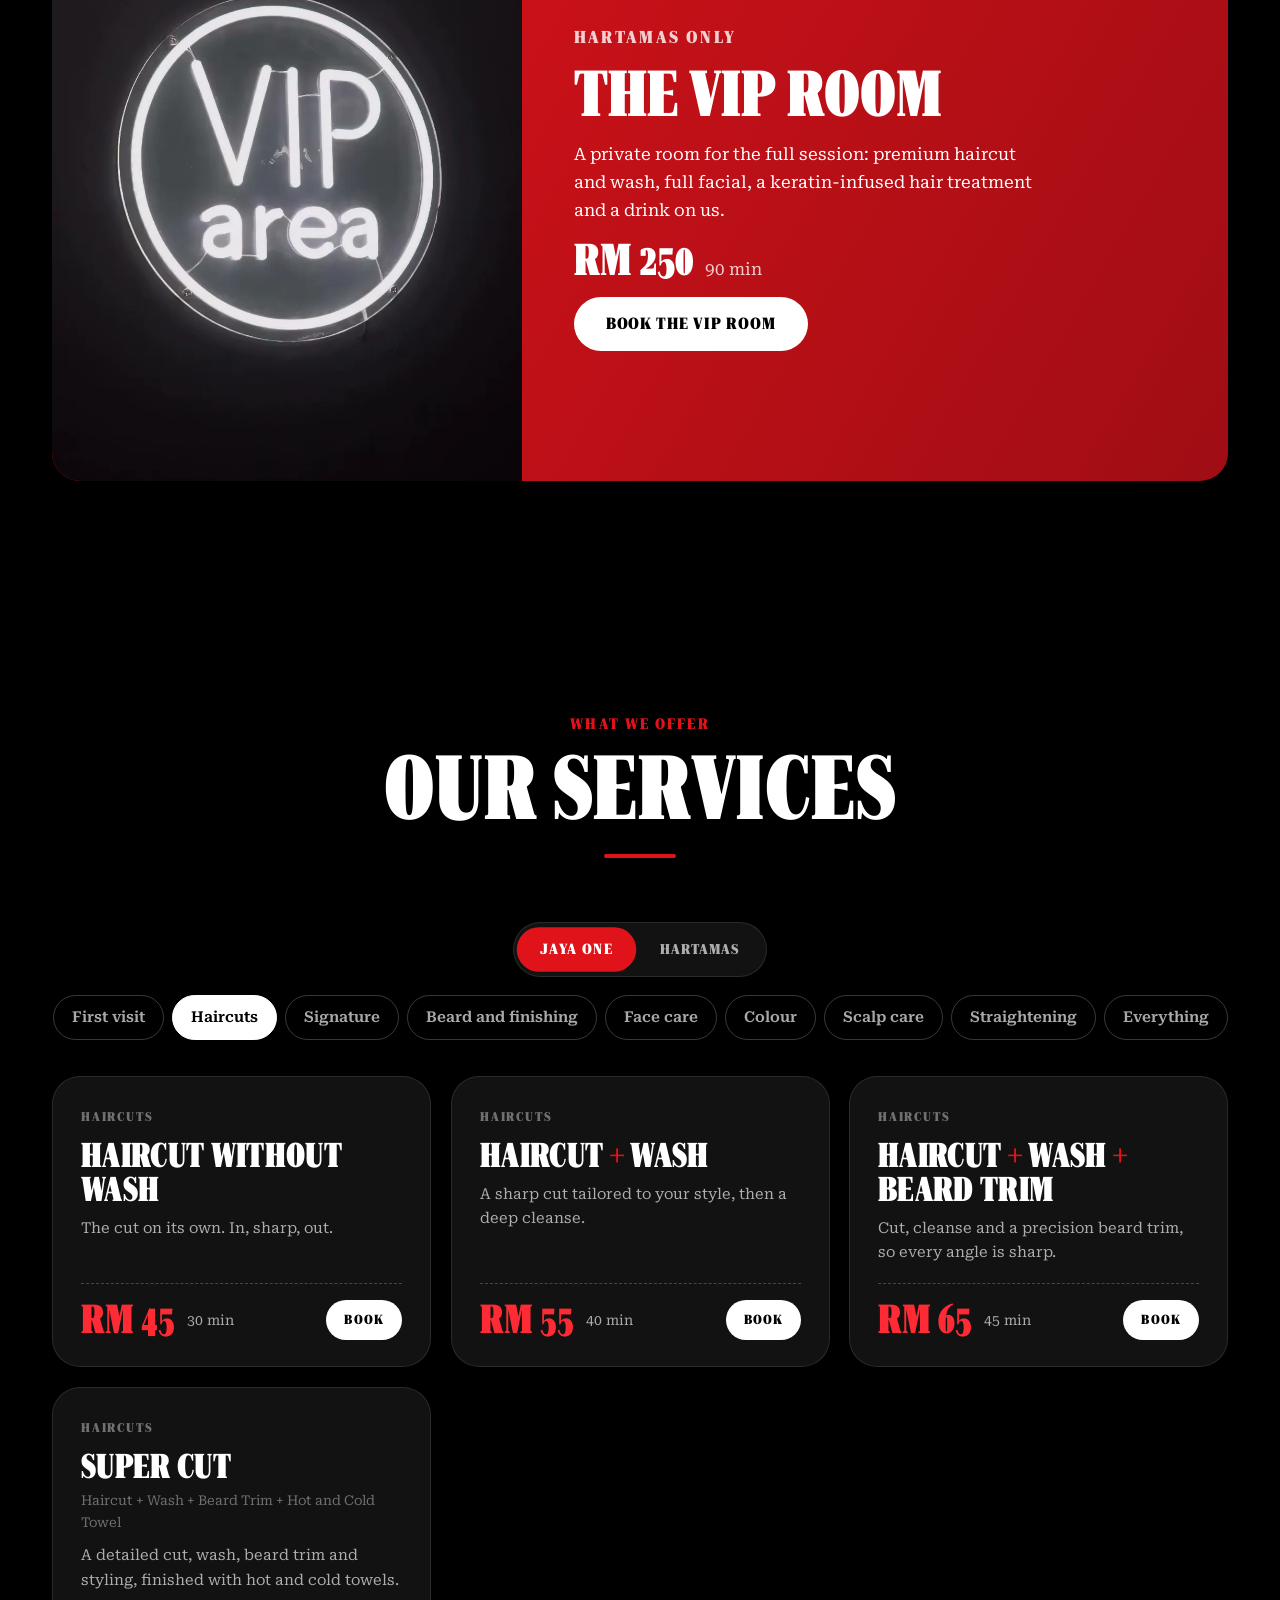
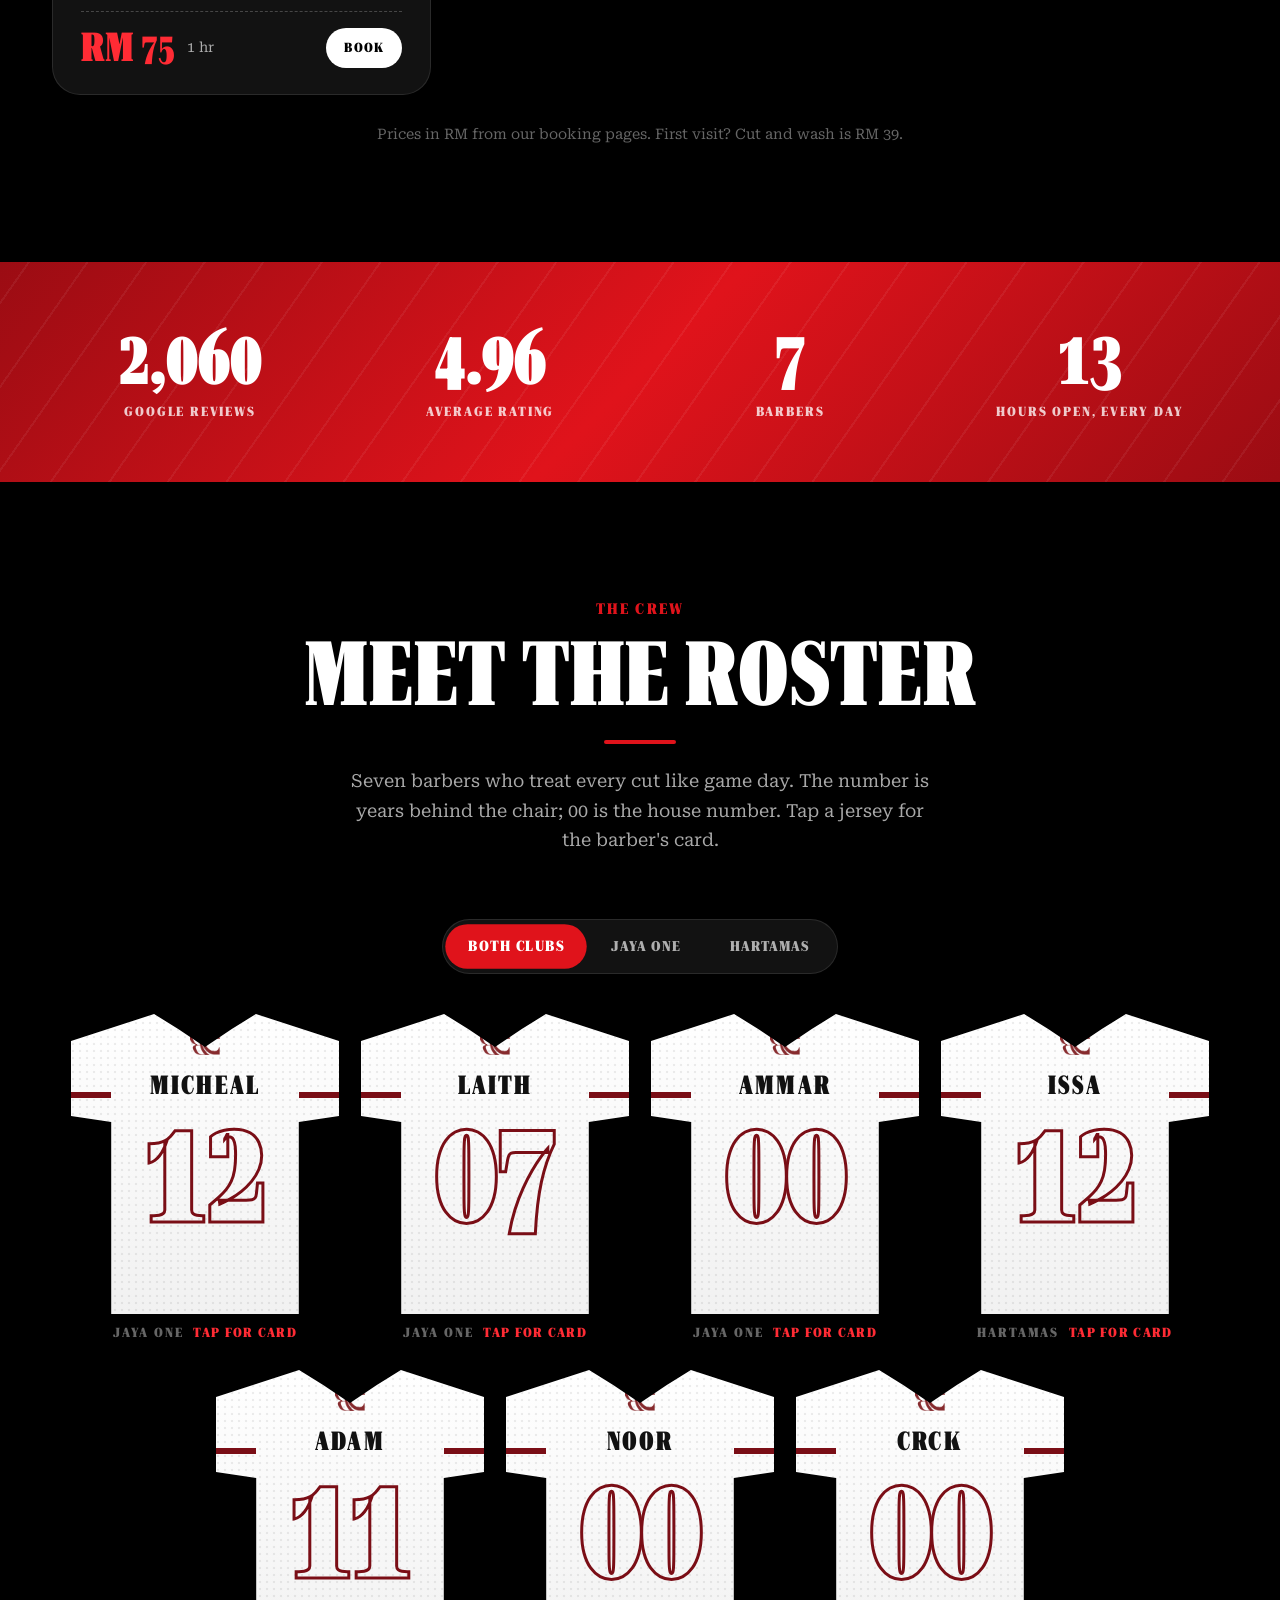
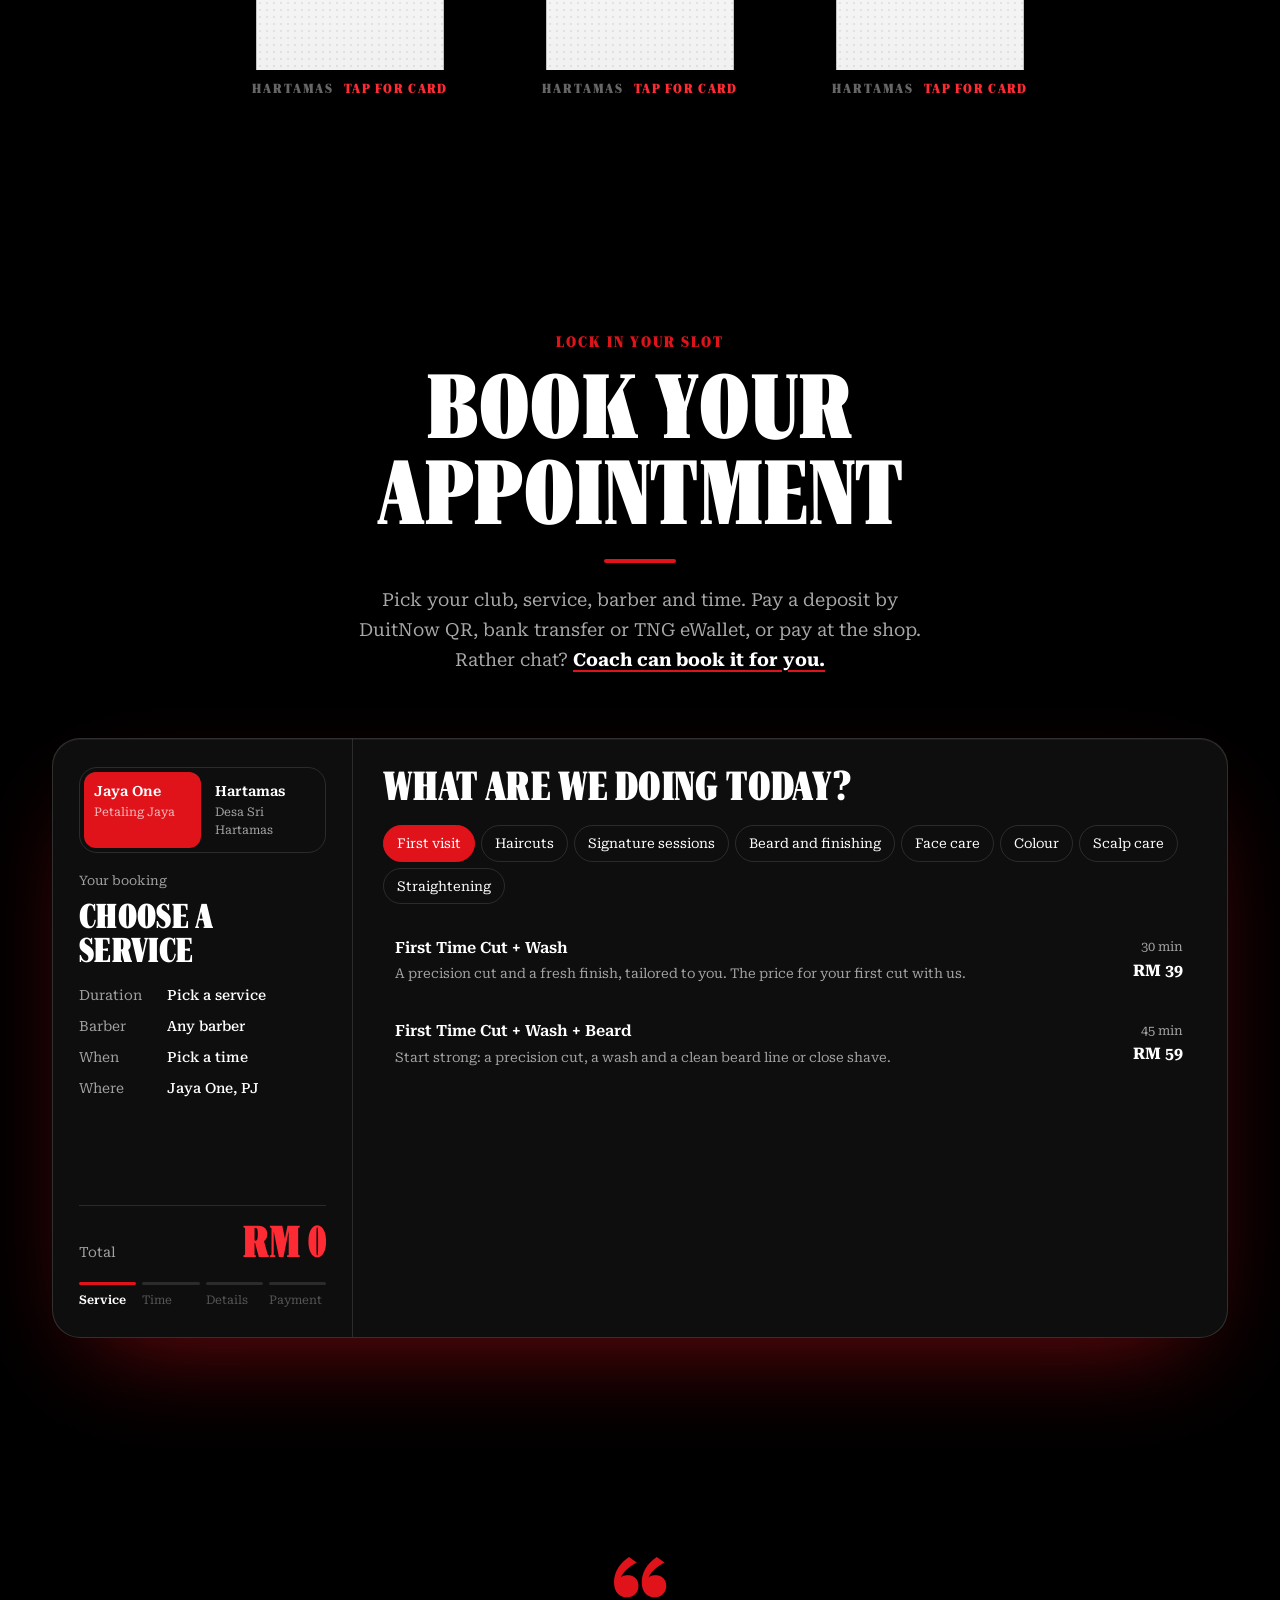
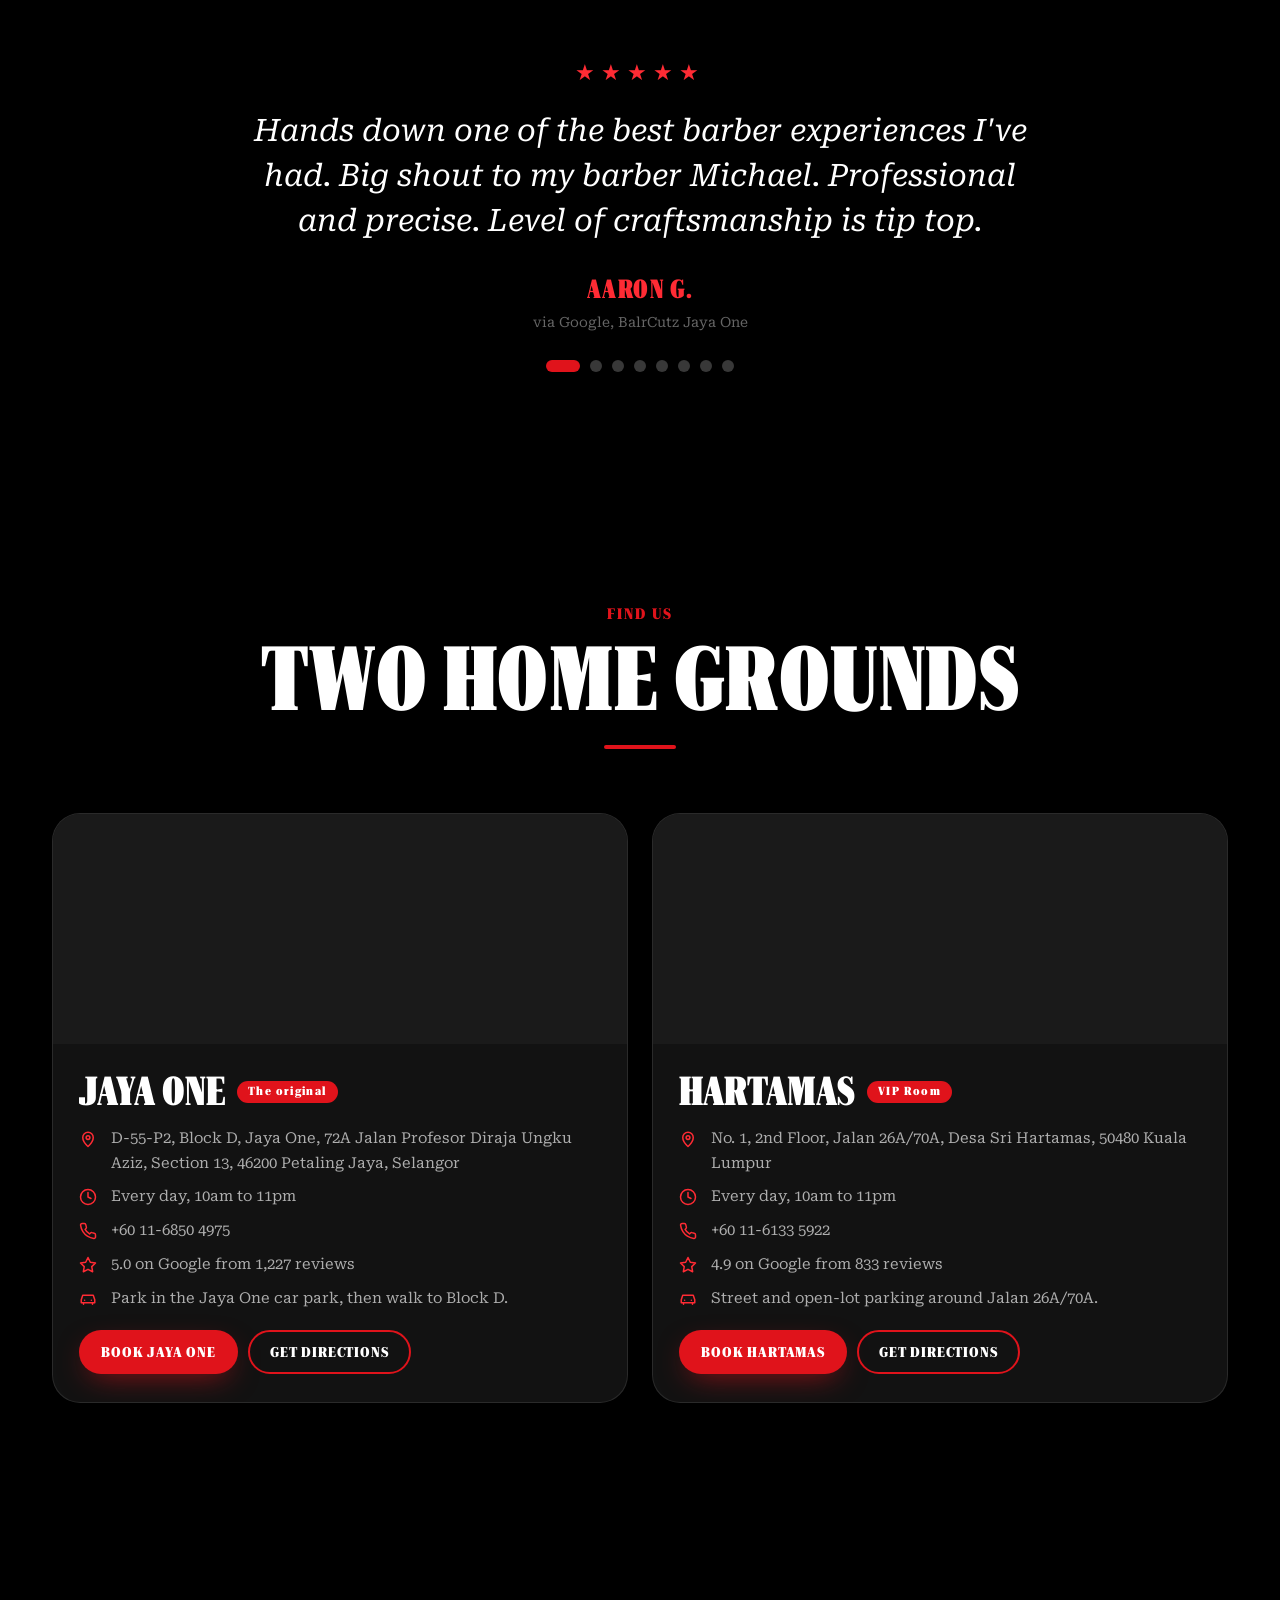
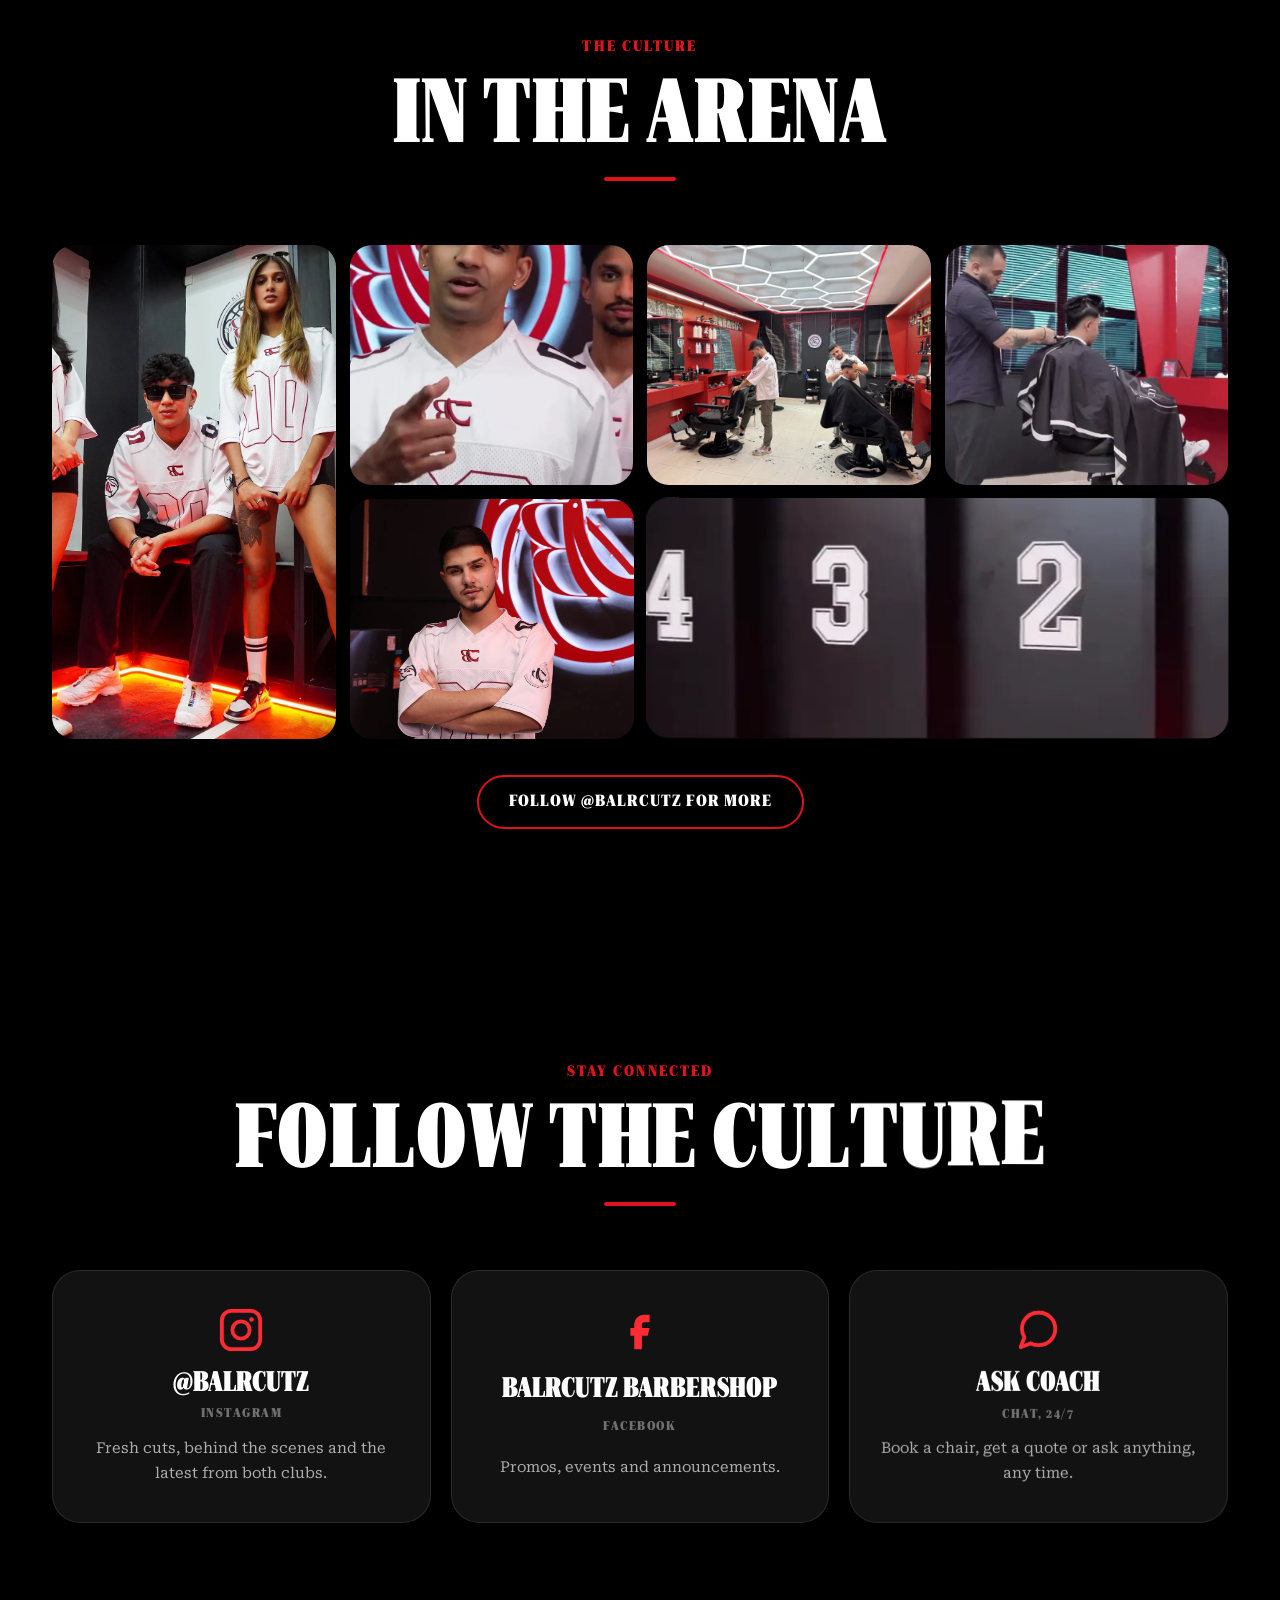
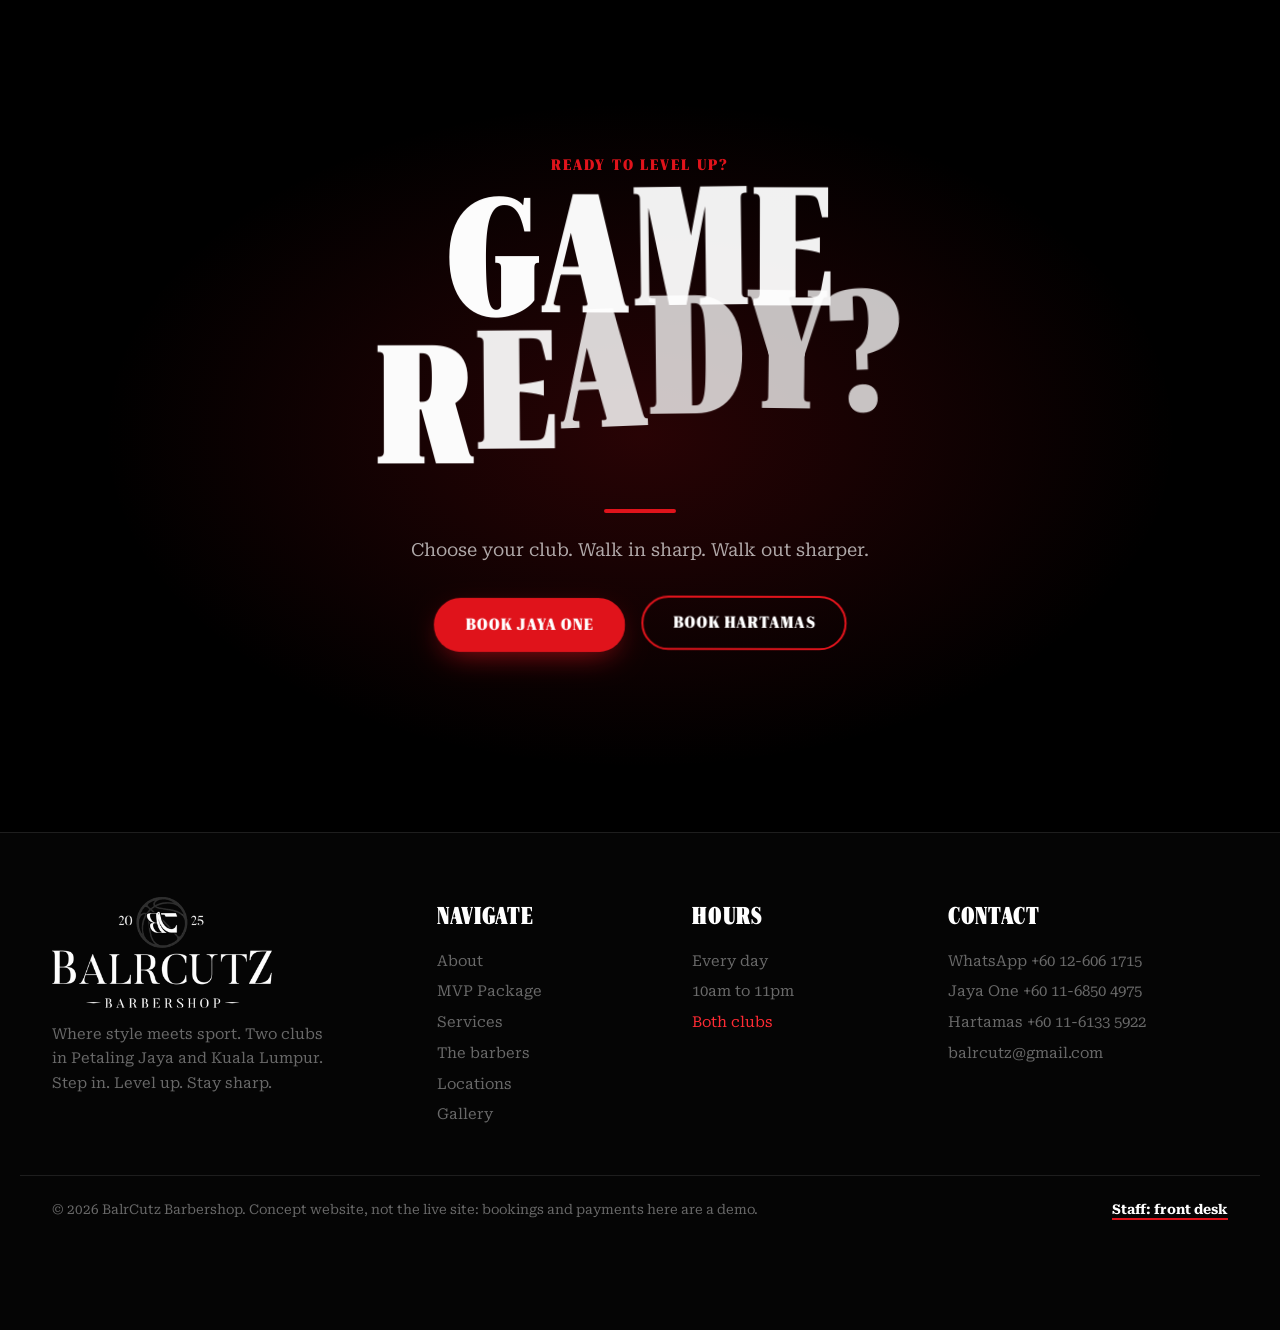
<file: site-b-gameday/index.html>
<!doctype html>
<html lang="en">
<head>
  <meta charset="utf-8">
  <meta name="viewport" content="width=device-width, initial-scale=1">
  <title>BalrCutz Barbershop | Game Day concept</title>
  <meta name="description" content="BalrCutz Barbershop: where style meets sport. Precision fades and premium grooming in Jaya One, Petaling Jaya and Desa Sri Hartamas, Kuala Lumpur.">
  <meta name="robots" content="noindex, nofollow">
  <meta property="og:title" content="BalrCutz Barbershop: where style meets sport">
  <meta property="og:description" content="Concept website for BalrCutz: book your slot, pay by DuitNow QR, bank transfer or TNG eWallet, or let Coach book it in the chat.">
  <meta property="og:image" content="https://23f3000111.github.io/balrcutz-concepts/shared/img/og.jpg">
  <meta name="theme-color" content="#000000">
  <link rel="icon" href="../shared/img/favicon.png">
  <link rel="apple-touch-icon" href="../shared/img/apple-touch-icon.png">
  <link rel="preload" href="../shared/fonts/roboto-serif-cond-900.woff2" as="font" type="font/woff2" crossorigin>
  <link rel="preload" href="../shared/fonts/roboto-serif-text.woff2" as="font" type="font/woff2" crossorigin>
  <link rel="stylesheet" href="../shared/css/base.css">
  <link rel="stylesheet" href="css/site.css">
  <script>document.documentElement.classList.add('js-fx');setTimeout(function(){var h=document.documentElement;if(!h.classList.contains('fx-ready'))h.classList.add('fx-off')},3800)</script>
</head>
<body>
  <a class="skip" href="#main">Skip to content</a>

  <!-- Preloader, as in the first concept: the name drops in, the ball lands, the curtain lifts -->
  <div class="pre" id="pre" aria-hidden="true">
    <div class="pre-word"><span>B</span><span>A</span><span>L</span><span>R</span><span>C</span><span>U</span><span>T</span><span>Z</span></div>
    <img class="pre-ball" src="../shared/img/logo/badge-light-sm.png" alt="" width="120" height="128">
  </div>

  <header class="nav" data-nav>
    <a class="nav-logo" href="#hero" aria-label="BalrCutz, back to the top"><img src="../shared/img/logo/badge-light-sm.png" alt="" width="54" height="58"><span>BalrCutz</span></a>
    <nav class="nav-links" aria-label="Sections">
      <a href="#about">About</a>
      <a href="#mvp">MVP Package</a>
      <a href="#services">Services</a>
      <a href="#team">Barbers</a>
      <a href="#book">Book</a>
      <a href="#locations">Locations</a>
      <a href="#gallery">Gallery</a>
    </nav>
    <div class="nav-right">
      <a class="nav-book" href="#book" data-book="step:1" data-magnetic>Book now</a>
      <button class="burger" type="button" data-menu-toggle aria-expanded="false" aria-controls="overlay" aria-label="Menu"><span></span><span></span><span></span></button>
    </div>
  </header>

  <div class="overlay" id="overlay" data-menu>
    <nav aria-label="Sections">
      <a href="#about">About</a>
      <a href="#mvp">MVP Package</a>
      <a href="#services">Services</a>
      <a href="#team">The barbers</a>
      <a href="#book">Book now</a>
      <a href="#locations">Locations</a>
      <a href="#gallery">Gallery</a>
    </nav>
    <p class="overlay-social"><a href="https://www.instagram.com/balrcutz/" target="_blank" rel="noopener">Instagram</a><a href="https://www.facebook.com/people/BalrCutz-Barbershop/61573765353855/" target="_blank" rel="noopener">Facebook</a><a href="https://wa.me/60126061715" target="_blank" rel="noopener">WhatsApp</a></p>
  </div>

  <main id="main">
    <section class="hero" id="hero">
      <div class="hero-bg" aria-hidden="true">
        <span class="hero-num">00</span>
      </div>
      <div class="hero-content">
        <p class="hero-label" data-reveal="up" data-delay=".2">Barbershop in Petaling Jaya and Kuala Lumpur</p>
        <h1 class="hero-title"><span class="sr-only">BalrCutz Barbershop</span><span aria-hidden="true" data-reveal="drop" data-delay=".25">BALRCUTZ</span></h1>
        <div class="hero-divider" data-reveal="rule" data-delay=".9"></div>
        <p class="hero-sub" aria-hidden="true" data-reveal="chars" data-delay="1">BARBERSHOP</p>
        <p class="hero-tagline" data-reveal="up" data-delay="1.2">Step in. Level up. Stay sharp. Where style meets sport.</p>
        <div class="hero-btns" data-reveal="stagger" data-delay="1.35">
          <a class="btn btn-red" href="#book" data-book="step:1" data-magnetic>Book now</a>
          <a class="btn btn-outline" href="#mvp" data-magnetic>The MVP Package</a>
        </div>
      </div>
      <button class="hero-ball" type="button" id="hero-ball" aria-label="Bounce the ball"><img src="../shared/img/logo/badge-light.png" alt="" width="640" height="682"></button>
      <div class="hero-scroll" aria-hidden="true"><span>Scroll</span><i></i></div>
    </section>

    <div class="marquee" data-marquee data-speed="34" aria-label="What we do">
      <div class="marquee-track">
        <span>Haircuts</span><i>&#10022;</i><span>Precision fades</span><i>&#10022;</i><span>Beard design</span><i>&#10022;</i><span>Hair colouring</span><i>&#10022;</i><span>Scalp care</span><i>&#10022;</i><span>Face care</span><i>&#10022;</i><span>Jaya One</span><i>&#10022;</i><span>Desa Sri Hartamas</span><i>&#10022;</i><span>Open daily 10am to 11pm</span><i>&#10022;</i>
      </div>
    </div>

    <section class="about sec" id="about">
      <div class="wrap about-grid">
        <div class="about-text">
          <p class="kicker" data-reveal="up">Our story</p>
          <h2 class="title" data-reveal="chars">More than a barbershop. A champion&rsquo;s arena.</h2>
          <span class="red-line" data-reveal="rule"></span>
          <p data-reveal="up">BalrCutz is where style meets sport. Inspired by the energy of the locker room and the precision of the greatest athletes, we deliver top-tier grooming in a space designed for winners.</p>
          <p data-reveal="up" data-delay=".1">From <strong>sharp precision fades</strong> to the full facial, every service gets the same focus and discipline that makes a champion. Walk in looking good. Walk out game ready.</p>
          <div class="about-stats" data-reveal="stagger">
            <div class="stat-tile"><b><span data-count="2060">2,060</span>+</b><span>Google reviews</span></div>
            <div class="stat-tile"><b><span data-count="4.96" data-decimals="2">4.96</span>&#9733;</b><span>Average rating</span></div>
            <div class="stat-tile"><b data-count="2">2</b><span>Clubs</span></div>
          </div>
        </div>
        <div class="about-img" data-reveal="pop">
          <div class="about-frame" data-tilt>
            <img src="../shared/img/pro/cutting.webp" alt="A BalrCutz barber in a white jersey cutting a client's hair beside the red wall" width="1100" height="1467" loading="lazy">
          </div>
          <span class="about-border" aria-hidden="true"></span>
          <span class="sticker" aria-hidden="true" data-spin="18"><img src="../shared/img/logo/badge-light-sm.png" alt=""></span>
        </div>
      </div>
      <blockquote class="wall-line wrap" data-reveal="up">
        <p><span>&ldquo;</span>You are only game ready when you have your fade ready.<span>&rdquo;</span></p>
        <footer>On the locker room wall at Hartamas</footer>
      </blockquote>
    </section>

    <section class="mvp sec" id="mvp">
      <div class="wrap">
        <header class="center-head">
          <p class="kicker" data-reveal="up">Signature service</p>
          <h2 class="title title-xl" data-reveal="chars">The MVP Package</h2>
          <span class="red-line red-line-c" data-reveal="rule"></span>
          <p class="lede" data-reveal="up">Our signature session: a pro-level refresh with a full facial, for a clean, camera-ready finish.</p>
        </header>
        <ol class="play">
          <li class="play-step" data-reveal="pop"><span class="play-n">01</span><h3>Consultation</h3><p>Your barber reads your face shape, hair type and style goals before a single cut.</p></li>
          <li class="play-step" data-reveal="pop" data-delay=".15"><span class="play-n">02</span><h3>Precision cut</h3><p>Clean, confident technique. Every line deliberate, every fade blended.</p></li>
          <li class="play-step" data-reveal="pop" data-delay=".3"><span class="play-n">03</span><h3>Deep cleanse wash</h3><p>A proper wash that resets your hair and scalp before the finish.</p></li>
          <li class="play-step" data-reveal="pop" data-delay=".45"><span class="play-n">04</span><h3>Full facial</h3><p>Cleansed, refreshed skin to match the cut. Camera-ready from every angle.</p></li>
        </ol>
        <div class="mvp-foot" data-reveal="up">
          <p class="mvp-price"><b>RM 200</b> <span>90 min at Jaya One, 60 min at Hartamas</span></p>
          <a class="btn btn-red" href="#book" data-book="svc:mvp,step:1" data-magnetic>Book your MVP Package</a>
        </div>
        <div class="vip" data-reveal="up">
          <div class="vip-img" data-tilt><img src="../shared/img/reel/vip.webp" alt="The neon VIP area sign at BalrCutz Hartamas" width="900" height="1125" loading="lazy"></div>
          <div class="vip-text">
            <p class="kicker">Hartamas only</p>
            <h3>The VIP Room</h3>
            <p>A private room for the full session: premium haircut and wash, full facial, a keratin-infused hair treatment and a drink on us.</p>
            <p class="vip-price"><b>RM 250</b> <span>90 min</span></p>
            <a class="btn btn-white" href="#book" data-book="svc:vip,club:hartamas,step:1" data-magnetic>Book the VIP Room</a>
          </div>
        </div>
      </div>
    </section>

    <section class="services sec" id="services">
      <div class="wrap">
        <header class="center-head">
          <p class="kicker" data-reveal="up">What we offer</p>
          <h2 class="title title-xl" data-reveal="chars">Our services</h2>
          <span class="red-line red-line-c" data-reveal="rule"></span>
        </header>
        <div class="svc-tools" data-reveal="up">
          <div class="toggle" role="group" aria-label="Club">
            <button type="button" aria-pressed="true" data-svc-club="jayaone">Jaya One</button>
            <button type="button" aria-pressed="false" data-svc-club="hartamas">Hartamas</button>
          </div>
          <div class="pills" id="svc-pills" role="group" aria-label="Type of service"></div>
        </div>
        <div class="svc-grid" id="svc-grid" aria-live="polite"></div>
        <p class="svc-note">Prices in RM from our booking pages. First visit? Cut and wash is RM 39.</p>
      </div>
    </section>

    <section class="stats-bar" aria-label="BalrCutz in numbers">
      <div class="wrap stats-grid" data-reveal="stagger">
        <div><b data-count="2060">2,060</b><span>Google reviews</span></div>
        <div><b><span data-count="4.96" data-decimals="2">4.96</span></b><span>Average rating</span></div>
        <div><b data-count="7">7</b><span>Barbers</span></div>
        <div><b data-count="13">13</b><span>Hours open, every day</span></div>
      </div>
    </section>

    <section class="team sec" id="team">
      <div class="wrap">
        <header class="center-head">
          <p class="kicker" data-reveal="up">The crew</p>
          <h2 class="title title-xl" data-reveal="chars">Meet the roster</h2>
          <span class="red-line red-line-c" data-reveal="rule"></span>
          <p class="lede" data-reveal="up">Seven barbers who treat every cut like game day. The number is years behind the chair; 00 is the house number. Tap a jersey for the barber's card.</p>
        </header>
        <div class="toggle toggle-c" role="group" aria-label="Show barbers at" data-reveal="up">
          <button type="button" aria-pressed="true" data-team="all">Both clubs</button>
          <button type="button" aria-pressed="false" data-team="jayaone">Jaya One</button>
          <button type="button" aria-pressed="false" data-team="hartamas">Hartamas</button>
        </div>
        <div class="team-grid" id="team-grid"></div>
      </div>
    </section>

    <section class="book sec" id="book">
      <div class="wrap">
        <header class="center-head">
          <p class="kicker" data-reveal="up">Lock in your slot</p>
          <h2 class="title title-xl" data-reveal="chars">Book your appointment</h2>
          <span class="red-line red-line-c" data-reveal="rule"></span>
          <p class="lede" data-reveal="up">Pick your club, service, barber and time. Pay a deposit by DuitNow QR, bank transfer or TNG eWallet, or pay at the shop. Rather chat? <button class="text-link" type="button" data-chat="book">Coach can book it for you.</button></p>
        </header>
        <div id="bk-main" data-reveal="up"></div>
      </div>
    </section>

    <section class="testimonials sec" id="testimonials">
      <div class="wrap testi">
        <div class="testi-icon" data-reveal="pop" aria-hidden="true">&ldquo;</div>
        <div class="testi-stars" aria-label="5 stars" data-reveal="stagger"><span>&#9733;</span><span>&#9733;</span><span>&#9733;</span><span>&#9733;</span><span>&#9733;</span></div>
        <div class="testi-card" aria-live="polite">
          <p class="testi-text" id="testi-text"></p>
          <p class="testi-author" id="testi-author"></p>
          <p class="testi-source" id="testi-source"></p>
        </div>
        <div class="testi-dots" id="testi-dots" role="group" aria-label="Choose a review"></div>
      </div>
    </section>

    <section class="locations sec" id="locations">
      <div class="wrap">
        <header class="center-head">
          <p class="kicker" data-reveal="up">Find us</p>
          <h2 class="title title-xl" data-reveal="chars">Two home grounds</h2>
          <span class="red-line red-line-c" data-reveal="rule"></span>
        </header>
        <div class="loc-grid" id="loc-grid" data-reveal="stagger"></div>
      </div>
    </section>

    <section class="gallery sec" id="gallery">
      <div class="wrap">
        <header class="center-head">
          <p class="kicker" data-reveal="up">The culture</p>
          <h2 class="title title-xl" data-reveal="chars">In the arena</h2>
          <span class="red-line red-line-c" data-reveal="rule"></span>
        </header>
        <div class="gal-grid" data-reveal="stagger">
          <a class="gal gal-tall" href="https://www.instagram.com/balrcutz/" target="_blank" rel="noopener" data-tilt><img src="../shared/img/pro/jerseys.webp" alt="Three people in BalrCutz 00 jerseys in the locker room" width="1100" height="1375" loading="lazy"><span class="gal-tag">@balrcutz</span></a>
          <a class="gal" href="https://www.instagram.com/balrcutz/reel/DRPA_7CEvmE/" target="_blank" rel="noopener" data-hover-play data-tilt><video muted loop playsinline preload="none" poster="../shared/video/team.webp"><source src="../shared/video/team.mp4" type="video/mp4"></video><span class="gal-tag">Play the reel</span></a>
          <a class="gal" href="https://www.instagram.com/balrcutz/" target="_blank" rel="noopener" data-tilt><img src="../shared/img/shop/ht-interior.webp" alt="Barbers at work under the hexagon lights at Hartamas" width="1600" height="1200" loading="lazy"><span class="gal-tag">Hartamas</span></a>
          <a class="gal" href="https://www.instagram.com/balrcutz/reel/DfmTlaFSLUH/" target="_blank" rel="noopener" data-hover-play data-tilt><video muted loop playsinline preload="none" poster="../shared/video/sections.webp"><source src="../shared/video/sections.mp4" type="video/mp4"></video><span class="gal-tag">Play the reel</span></a>
          <a class="gal" href="https://www.instagram.com/balrcutz/" target="_blank" rel="noopener" data-tilt><img src="../shared/img/pro/barber-logo.webp" alt="A BalrCutz barber, arms crossed, in front of the glowing badge" width="1100" height="1467" loading="lazy"><span class="gal-tag">Jaya One</span></a>
          <a class="gal gal-wide" href="https://www.instagram.com/balrcutz/reel/DRPA_7CEvmE/" target="_blank" rel="noopener" data-hover-play data-tilt><video muted loop playsinline preload="none" poster="../shared/video/lockers.webp"><source src="../shared/video/lockers.mp4" type="video/mp4"></video><span class="gal-tag">The locker room</span></a>
        </div>
        <div class="center-cta" data-reveal="up"><a class="btn btn-outline" href="https://www.instagram.com/balrcutz/" target="_blank" rel="noopener" data-magnetic>Follow @balrcutz for more</a></div>
      </div>
    </section>

    <section class="social sec" id="social">
      <div class="wrap">
        <header class="center-head">
          <p class="kicker" data-reveal="up">Stay connected</p>
          <h2 class="title title-xl" data-reveal="chars">Follow the culture</h2>
          <span class="red-line red-line-c" data-reveal="rule"></span>
        </header>
        <div class="social-grid" data-reveal="stagger">
          <a class="social-card" href="https://www.instagram.com/balrcutz/" target="_blank" rel="noopener" data-tilt>
            <svg viewBox="0 0 24 24" fill="none" stroke="currentColor" stroke-width="2" aria-hidden="true"><rect x="2" y="2" width="20" height="20" rx="5"/><circle cx="12" cy="12" r="4.5"/><circle cx="17.5" cy="6.5" r="1.2" fill="currentColor" stroke="none"/></svg>
            <b>@balrcutz</b><span>Instagram</span><p>Fresh cuts, behind the scenes and the latest from both clubs.</p>
          </a>
          <a class="social-card" href="https://www.facebook.com/people/BalrCutz-Barbershop/61573765353855/" target="_blank" rel="noopener" data-tilt>
            <svg viewBox="0 0 24 24" fill="currentColor" aria-hidden="true"><path d="M14 8h3V4h-3a5 5 0 0 0-5 5v2H7v4h2v7h4v-7h3l1-4h-4V9a1 1 0 0 1 1-1z"/></svg>
            <b>BalrCutz Barbershop</b><span>Facebook</span><p>Promos, events and announcements.</p>
          </a>
          <button class="social-card" type="button" data-chat data-tilt>
            <svg viewBox="0 0 24 24" fill="none" stroke="currentColor" stroke-width="2" stroke-linecap="round" stroke-linejoin="round" aria-hidden="true"><path d="M21 11.5a8.4 8.4 0 0 1-9 8.4 8.6 8.6 0 0 1-3.8-.9L3 21l1.9-5.2A8.4 8.4 0 0 1 3.6 11.5 8.5 8.5 0 0 1 12 3a8.4 8.4 0 0 1 9 8.5z"/></svg>
            <b>Ask Coach</b><span>Chat, 24/7</span><p>Book a chair, get a quote or ask anything, any time.</p>
          </button>
        </div>
      </div>
    </section>

    <section class="final sec" id="final">
      <div class="wrap center-head">
        <p class="kicker" data-reveal="up">Ready to level up?</p>
        <h2 class="title title-xxl" data-reveal="drop">Game ready?</h2>
        <span class="red-line red-line-c" data-reveal="rule"></span>
        <p class="lede" data-reveal="up">Choose your club. Walk in sharp. Walk out sharper.</p>
        <div class="final-btns" data-reveal="stagger">
          <a class="btn btn-red" href="#book" data-book="club:jayaone,step:1" data-magnetic>Book Jaya One</a>
          <a class="btn btn-outline" href="#book" data-book="club:hartamas,step:1" data-magnetic>Book Hartamas</a>
        </div>
      </div>
    </section>
  </main>

  <footer class="footer">
    <div class="wrap footer-grid">
      <div class="footer-brand">
        <img src="../shared/img/logo/wordmark-light-sm.png" alt="BalrCutz Barbershop, established 2025" width="240" height="121" loading="lazy">
        <p>Where style meets sport. Two clubs in Petaling Jaya and Kuala Lumpur. Step in. Level up. Stay sharp.</p>
      </div>
      <div class="footer-col">
        <h3>Navigate</h3>
        <a href="#about">About</a><a href="#mvp">MVP Package</a><a href="#services">Services</a><a href="#team">The barbers</a><a href="#locations">Locations</a><a href="#gallery">Gallery</a>
      </div>
      <div class="footer-col">
        <h3>Hours</h3>
        <span>Every day</span><span>10am to 11pm</span><span class="footer-red">Both clubs</span>
      </div>
      <div class="footer-col">
        <h3>Contact</h3>
        <a href="https://wa.me/60126061715" target="_blank" rel="noopener">WhatsApp +60 12-606 1715</a>
        <a href="tel:+601168504975">Jaya One +60 11-6850 4975</a>
        <a href="tel:+601161335922">Hartamas +60 11-6133 5922</a>
        <a href="mailto:balrcutz@gmail.com">balrcutz@gmail.com</a>
      </div>
    </div>
    <div class="wrap footer-bottom">
      <span>&copy; <span data-year>2026</span> BalrCutz Barbershop. Concept website, not the live site: bookings and payments here are a demo.</span>
      <button class="text-link" type="button" data-desk="booking">Staff: front desk</button>
    </div>
  </footer>

  <button class="back-top" type="button" data-top aria-label="Back to top"><svg viewBox="0 0 24 24" width="18" height="18" fill="none" stroke="currentColor" stroke-width="2.5" stroke-linecap="round" stroke-linejoin="round" aria-hidden="true"><path d="M12 19V5M5 12l7-7 7 7"/></svg></button>

  <script src="../shared/js/vendor/gsap.min.js" defer></script>
  <script src="../shared/js/vendor/ScrollTrigger.min.js" defer></script>
  <script src="../shared/js/vendor/SplitText.min.js" defer></script>
  <script src="../shared/js/vendor/lenis.min.js" defer></script>
  <script src="../shared/js/vendor/qrcode.min.js" defer></script>
  <script src="../shared/js/core.js" defer></script>
  <script src="../shared/js/data.js" defer></script>
  <script src="../shared/js/booking.js" defer></script>
  <script src="../shared/js/pay.js" defer></script>
  <script src="../shared/js/desk.js" defer></script>
  <script src="../shared/js/chat.js" defer></script>
  <script src="../shared/js/fx.js" defer></script>
  <script src="../shared/js/ui.js" defer></script>
  <script src="js/site.js" defer></script>
</body>
</html>
</file>
<file: shared/css/base.css>
/* BalrCutz shared styles: fonts, reset, and the shared components (booking widget, payment panel, chat, front desk, toasts).
   Components read custom properties so each concept skins them without fighting selectors:
   --ink --paper --red --maroon  --f-display --f-ui  --bk-*  --ch-*  (defaults below are concept-neutral) */

/* ---------- fonts (self-hosted, latin) ---------- */
@font-face { font-family: 'Fraunces'; src: url('../fonts/fraunces.woff2') format('woff2'); font-weight: 700 900; font-style: normal; font-display: swap; }
@font-face { font-family: 'Fraunces'; src: url('../fonts/fraunces-italic.woff2') format('woff2'); font-weight: 800; font-style: italic; font-display: swap; }
@font-face { font-family: 'Archivo'; src: url('../fonts/archivo.woff2') format('woff2'); font-weight: 100 900; font-stretch: 62% 125%; font-style: normal; font-display: swap; }
@font-face { font-family: 'Roboto Serif Cond'; src: url('../fonts/roboto-serif-cond-900.woff2') format('woff2'); font-weight: 900; font-style: normal; font-display: swap; }
@font-face { font-family: 'Roboto Serif Semi'; src: url('../fonts/roboto-serif-semicond-800.woff2') format('woff2'); font-weight: 800; font-style: normal; font-display: swap; }
@font-face { font-family: 'Roboto Serif'; src: url('../fonts/roboto-serif-text.woff2') format('woff2'); font-weight: 400 700; font-style: normal; font-display: swap; }
@font-face { font-family: 'Roboto Serif'; src: url('../fonts/roboto-serif-text-italic.woff2') format('woff2'); font-weight: 400; font-style: italic; font-display: swap; }

/* ---------- reset ---------- */
*, *::before, *::after { box-sizing: border-box; }
html { -webkit-text-size-adjust: 100%; text-size-adjust: 100%; scroll-padding-top: 88px; }
body { margin: 0; min-height: 100vh; text-rendering: optimizeLegibility; -webkit-font-smoothing: antialiased; -moz-osx-font-smoothing: grayscale; overflow-x: clip; }
img, video, svg, canvas { display: block; max-width: 100%; }
img, video { height: auto; }
h1, h2, h3, h4, h5, h6, p, figure, blockquote, dl, dd, ol, ul { margin: 0; }
ol, ul { padding: 0; list-style: none; }
button, input, select, textarea { font: inherit; color: inherit; }
button { cursor: pointer; background: none; border: 0; padding: 0; }
button:disabled { cursor: not-allowed; }
a { color: inherit; text-decoration: none; }
table { border-collapse: collapse; }
[hidden] { display: none !important; }
:focus-visible { outline: 2px solid var(--focus, #E0131B); outline-offset: 3px; }
.sr-only, .bk-sr { position: absolute !important; width: 1px; height: 1px; overflow: hidden; clip: rect(0 0 0 0); white-space: nowrap; }
.skip { position: fixed; left: 16px; top: -60px; z-index: 2000; padding: 10px 16px; background: #fff; color: #000; font: 600 14px/1 system-ui, sans-serif; border-radius: 4px; transition: top .2s; }
.skip:focus { top: 16px; }

.plus { font-family: var(--f-ui, system-ui, sans-serif); font-weight: 400; font-size: .78em; font-style: normal; color: var(--red, #E0131B); padding: 0 .08em; vertical-align: .06em; }

/* Motion: elements waiting for a reveal stay hidden only while the motion layer is running */
.js-fx [data-reveal] { visibility: hidden; }
.fx-off [data-reveal] { visibility: visible !important; }
.fx-line { padding-bottom: .04em; margin-bottom: -.04em; }
[data-count] { display: inline-block; font-variant-numeric: tabular-nums; }

/* lenis */
html.lenis, html.lenis body { height: auto; }
.lenis.lenis-smooth { scroll-behavior: auto !important; }
.lenis.lenis-smooth [data-lenis-prevent] { overscroll-behavior: contain; }
.lenis.lenis-stopped { overflow: hidden; }

/* ---------- booking widget ---------- */
.bk {
  --bk-bg: #fff; --bk-fg: #000; --bk-mute: rgba(0,0,0,.6); --bk-faint: rgba(0,0,0,.32); --bk-line: rgba(0,0,0,.12); --bk-line-2: rgba(0,0,0,.24);
  --bk-accent: #E0131B; --bk-accent-fg: #fff; --bk-soft: rgba(0,0,0,.05); --bk-open: rgba(0,0,0,.08); --bk-r: 6px; --bk-r-sm: 4px; --bk-r-pill: 999px;
  --bk-display: var(--f-display, Georgia, serif); --bk-ui: var(--f-ui, system-ui, sans-serif);
  display: grid; grid-template-columns: minmax(250px, 300px) minmax(0, 1fr);
  background: var(--bk-bg); color: var(--bk-fg); border: 1px solid var(--bk-line); border-radius: var(--bk-r);
  font-family: var(--bk-ui); font-size: 15px; line-height: 1.5; min-height: 600px; position: relative;
}
.bk-side { padding: 28px 26px; border-right: 1px solid var(--bk-line); display: flex; flex-direction: column; gap: 18px; min-width: 0; }
.bk-main { padding: 28px 30px 30px; min-width: 0; display: flex; flex-direction: column; }
.bk-pane { display: flex; flex-direction: column; gap: 18px; flex: 1; }
.bk-clubs { display: grid; grid-template-columns: 1fr 1fr; border: 1px solid var(--bk-line); border-radius: var(--bk-r); padding: 4px; gap: 4px; }
.bk-club { padding: 9px 10px; border-radius: var(--bk-r-sm); text-align: left; display: flex; flex-direction: column; gap: 1px; transition: background .2s, color .2s; }
.bk-club-name { font-weight: 600; font-size: 14px; }
.bk-club-area { font-size: 12px; color: var(--bk-mute); }
.bk-club[aria-pressed="true"] { background: var(--bk-fg); color: var(--bk-bg); }
.bk-club[aria-pressed="true"] .bk-club-area { color: inherit; opacity: .7; }
.bk-club:not([aria-pressed="true"]):hover { background: var(--bk-soft); }
.bk-kicker { font-size: 13px; color: var(--bk-mute); margin-bottom: -10px; }
.bk-title { font-family: var(--bk-display); font-size: 30px; line-height: 1.05; font-weight: 700; }
.bk-facts { display: grid; gap: 10px; }
.bk-facts div { display: grid; grid-template-columns: 78px 1fr; gap: 10px; font-size: 14px; }
.bk-facts dt { color: var(--bk-mute); }
.bk-facts dd { font-weight: 500; }
.bk-lines { display: grid; gap: 4px; font-size: 13.5px; color: var(--bk-mute); border-top: 1px solid var(--bk-line); padding-top: 12px; }
.bk-lines li { display: flex; justify-content: space-between; gap: 10px; }
.bk-total { display: flex; justify-content: space-between; align-items: baseline; border-top: 1px solid var(--bk-line); padding-top: 14px; margin-top: auto; }
.bk-total span { color: var(--bk-mute); font-size: 14px; }
.bk-total strong { font-family: var(--bk-display); font-size: 34px; line-height: 1; font-variant-numeric: lining-nums tabular-nums; }
.bk-progress { display: grid; grid-template-columns: repeat(4, 1fr); gap: 6px; }
.bk-progress li { display: flex; flex-direction: column; gap: 6px; font-size: 12px; color: var(--bk-faint); }
.bk-progress li::before { content: ''; height: 3px; border-radius: 3px; background: var(--bk-line); }
.bk-progress li.is-done::before, .bk-progress li.is-now::before { background: var(--bk-accent); }
.bk-progress li.is-now { color: var(--bk-fg); font-weight: 600; }
.bk-progress-n { display: none; }
.bk-h { font-family: var(--bk-display); font-size: 28px; font-weight: 700; line-height: 1.1; }
.bk-h:focus { outline: none; }
.bk-sub { font-size: 14px; font-weight: 600; margin-bottom: 10px; }
.bk-cats { display: flex; flex-wrap: wrap; gap: 6px; }
.bk-cat { padding: 7px 13px; border-radius: var(--bk-r-pill); border: 1px solid var(--bk-line); font-size: 13.5px; transition: background .2s, color .2s, border-color .2s; }
.bk-cat:hover { border-color: var(--bk-line-2); }
.bk-cat[aria-selected="true"] { background: var(--bk-fg); color: var(--bk-bg); border-color: var(--bk-fg); }
.bk-list { display: grid; gap: 0; border-top: 1px solid var(--bk-line); }
.bk-svc { display: flex; justify-content: space-between; align-items: center; gap: 18px; padding: 15px 14px 15px 12px; border-bottom: 1px solid var(--bk-line); text-align: left; position: relative; transition: background .2s; }
.bk-svc::before { content: ''; position: absolute; left: 0; top: 0; bottom: 0; width: 3px; background: var(--bk-accent); transform: scaleY(0); transition: transform .25s; }
.bk-svc:hover { background: var(--bk-soft); }
.bk-svc[aria-checked="true"] { background: var(--bk-soft); }
.bk-svc[aria-checked="true"]::before { transform: scaleY(1); }
.bk-svc-main { display: flex; flex-direction: column; gap: 3px; min-width: 0; }
.bk-svc-name { font-weight: 600; font-size: 15.5px; }
.bk-svc-blurb { font-size: 13.5px; color: var(--bk-mute); }
.bk-svc-meta { display: flex; flex-direction: column; align-items: flex-end; gap: 2px; flex: none; font-variant-numeric: tabular-nums; }
.bk-svc-dur { font-size: 13px; color: var(--bk-mute); }
.bk-svc-price { font-weight: 700; font-size: 16px; }
.bk-extra { display: grid; gap: 22px; padding-top: 6px; }
.bk-chips { display: flex; flex-wrap: wrap; gap: 6px; }
.bk-chip { display: inline-flex; align-items: center; gap: 8px; padding: 8px 13px; border-radius: var(--bk-r-pill); border: 1px solid var(--bk-line-2); font-size: 13.5px; transition: background .2s, color .2s, border-color .2s; }
.bk-chip small { color: var(--bk-mute); font-size: 12px; }
.bk-chip:hover { border-color: var(--bk-fg); }
.bk-chip[aria-pressed="true"] { background: var(--bk-accent); border-color: var(--bk-accent); color: var(--bk-accent-fg); }
.bk-chip[aria-pressed="true"] small { color: inherit; opacity: .85; }
.bk-chip-sm { padding: 6px 11px; font-size: 13px; }
.bk-team { display: flex; flex-wrap: wrap; gap: 10px; }
.bk-barber { display: grid; justify-items: center; gap: 4px; width: 92px; padding: 10px 6px; border-radius: var(--bk-r); border: 1px solid var(--bk-line); transition: border-color .2s, background .2s; }
.bk-barber img, .bk-any { width: 52px; height: 64px; object-fit: cover; border-radius: var(--bk-r-sm); background: #111; }
.bk-any { display: grid; place-items: center; }
.bk-any img { width: 30px; height: auto; background: none; }
.bk-barber-name { font-size: 13px; font-weight: 600; line-height: 1.2; text-align: center; }
.bk-barber small { font-size: 11.5px; color: var(--bk-mute); text-align: center; line-height: 1.2; }
.bk-barber:hover { border-color: var(--bk-line-2); }
.bk-barber[aria-pressed="true"] { border-color: var(--bk-accent); box-shadow: inset 0 0 0 1px var(--bk-accent); }
.bk-actions { display: flex; flex-wrap: wrap; align-items: center; gap: 12px; margin-top: auto; padding-top: 6px; }
.bk-hint { font-size: 13.5px; color: var(--bk-mute); }
.bk-btn { display: inline-flex; align-items: center; justify-content: center; gap: 8px; min-height: 46px; padding: 0 22px; border-radius: var(--bk-r-pill, 999px); font-weight: 600; font-size: 14.5px; border: 1px solid transparent; transition: background .2s, color .2s, border-color .2s, opacity .2s; cursor: pointer; }
.bk-btn-primary { background: var(--bk-accent); color: var(--bk-accent-fg); }
.bk-btn-primary:hover:not(:disabled) { filter: brightness(1.08); }
.bk-btn-primary:disabled { opacity: .4; }
.bk-btn-ghost { border-color: var(--bk-line-2); }
.bk-btn-ghost:hover { border-color: var(--bk-fg); }
.bk-btn-sm { min-height: 38px; padding: 0 16px; font-size: 13.5px; }
.bk-link { text-decoration: underline; text-underline-offset: 3px; font-weight: 600; color: inherit; }
.bk-link:hover { color: var(--bk-accent); }

/* calendar */
.bk-when { display: grid; grid-template-columns: minmax(0, 1fr) 230px; gap: 0; border: 1px solid var(--bk-line); border-radius: var(--bk-r); flex: 1; }
.bk-cal { padding: 20px 22px 16px; min-width: 0; }
.bk-cal-head { display: flex; align-items: center; justify-content: space-between; margin-bottom: 14px; }
.bk-month { font-size: 17px; font-weight: 500; }
.bk-month span { color: var(--bk-mute); }
.bk-cal-nav { display: flex; gap: 4px; }
.bk-nav { width: 36px; height: 36px; border-radius: var(--bk-r-sm); font-size: 22px; line-height: 1; display: grid; place-items: center; transition: background .2s; }
.bk-nav:hover:not(:disabled) { background: var(--bk-soft); }
.bk-nav:disabled { opacity: .25; }
.bk-grid { display: grid; grid-template-columns: repeat(7, minmax(0, 1fr)); gap: 6px; }
.bk-dow { font-size: 11.5px; font-weight: 600; letter-spacing: .04em; text-align: center; color: var(--bk-mute); padding-bottom: 6px; }
.bk-day { position: relative; aspect-ratio: 1 / .7; border-radius: var(--bk-r-sm); display: grid; place-items: center; font-size: 15px; font-variant-numeric: tabular-nums; transition: background .18s, color .18s, transform .18s; }
.bk-day.is-open { background: var(--bk-open); font-weight: 600; }
.bk-day.is-open:hover { background: var(--bk-fg); color: var(--bk-bg); }
.bk-day.is-full, .bk-day.is-off { color: var(--bk-faint); text-decoration: line-through; text-decoration-color: var(--bk-faint); }
.bk-day.is-past, .bk-day.is-later { color: var(--bk-faint); }
.bk-day.is-picked, .bk-day.is-picked:hover { background: var(--bk-accent); color: var(--bk-accent-fg); }
.bk-dot { position: absolute; bottom: 5px; left: 50%; width: 4px; height: 4px; margin-left: -2px; border-radius: 50%; background: currentColor; }
.bk-legend { display: flex; align-items: center; gap: 6px; font-size: 12px; color: var(--bk-mute); margin-top: 14px; }
.bk-key { width: 12px; height: 12px; border-radius: 3px; display: inline-block; margin-left: 6px; }
.bk-key.is-open { background: var(--bk-open); margin-left: 0; }
.bk-key.is-full { border: 1px solid var(--bk-line-2); }
.bk-times { border-left: 1px solid var(--bk-line); padding: 18px 16px; display: flex; flex-direction: column; min-width: 0; }
.bk-times-head { display: flex; align-items: center; justify-content: space-between; gap: 8px; margin-bottom: 12px; }
.bk-times-head h4 { font-size: 15px; font-weight: 600; }
.bk-fmt { display: flex; border: 1px solid var(--bk-line); border-radius: var(--bk-r-sm); padding: 2px; }
.bk-fmt button { padding: 3px 8px; font-size: 12px; border-radius: 3px; color: var(--bk-mute); }
.bk-fmt button[aria-pressed="true"] { background: var(--bk-soft); color: var(--bk-fg); font-weight: 600; }
.bk-slots { display: grid; gap: 7px; max-height: 392px; overflow-y: auto; padding-right: 4px; scrollbar-width: thin; }
.bk-slot-group { font-size: 11.5px; font-weight: 600; letter-spacing: .04em; color: var(--bk-mute); padding-top: 6px; }
.bk-slot { min-height: 40px; border: 1px solid var(--bk-line-2); border-radius: var(--bk-r-sm); font-size: 14px; font-weight: 600; font-variant-numeric: tabular-nums; transition: background .18s, color .18s, border-color .18s; }
.bk-slot:hover { border-color: var(--bk-fg); }
.bk-slot[aria-pressed="true"] { background: var(--bk-accent); border-color: var(--bk-accent); color: var(--bk-accent-fg); }
.bk-empty { font-size: 14px; color: var(--bk-mute); padding: 12px 0; }

/* details */
.bk-form { display: grid; gap: 16px; }
.bk-cols { display: grid; grid-template-columns: 1fr 1fr; gap: 16px; }
.bk-field { display: grid; gap: 6px; }
.bk-field label, .bk-style legend { font-size: 13.5px; font-weight: 600; }
.bk-field input, .bk-field textarea { width: 100%; padding: 12px 14px; border-radius: var(--bk-r-sm); border: 1px solid var(--bk-line-2); background: transparent; color: var(--bk-fg); font-size: 15px; transition: border-color .2s; resize: vertical; }
.bk-field input:focus, .bk-field textarea:focus { outline: none; border-color: var(--bk-fg); }
.bk-field input[aria-invalid="true"] { border-color: var(--bk-accent); }
.bk-err { font-size: 13px; color: var(--bk-accent); min-height: 0; }
.bk-err:empty { display: none; }
.bk-check { display: flex; align-items: center; gap: 10px; font-size: 14px; cursor: pointer; }
.bk-check input { width: 18px; height: 18px; accent-color: var(--bk-accent); }
.bk-note { font-size: 14px; padding: 12px 14px; border-left: 3px solid var(--bk-accent); background: var(--bk-soft); }
.bk-style { border: 1px solid var(--bk-line); border-radius: var(--bk-r); padding: 16px 18px 18px; display: grid; gap: 12px; margin: 0; min-width: 0; }
.bk-style legend { padding: 0 6px; margin-left: -6px; }
.bk-help { font-size: 13px; color: var(--bk-mute); margin-top: -4px; }
.bk-style-row { display: grid; grid-template-columns: 70px 1fr; gap: 12px; align-items: center; }
.bk-style-k { font-size: 13px; color: var(--bk-mute); }
.bk-photo { display: flex; align-items: center; flex-wrap: wrap; gap: 12px; }
.bk-photo img { width: 64px; height: 64px; object-fit: cover; border-radius: var(--bk-r-sm); }
.bk-file { position: absolute; width: 1px; height: 1px; opacity: 0; pointer-events: none; }
.bk-file:focus-visible + *, label:has(+ .bk-file:focus-visible) { outline: 2px solid var(--bk-accent); outline-offset: 2px; }

/* quote + pay */
.bk-pay-cols { display: grid; grid-template-columns: minmax(0, .9fr) minmax(0, 1.1fr); gap: 26px; align-items: start; flex: 1; }
.bk-quote { width: 100%; font-size: 14.5px; font-variant-numeric: tabular-nums; }
.bk-quote caption { text-align: left; font-size: 12.5px; color: var(--bk-mute); padding-bottom: 8px; }
.bk-quote th { text-align: left; font-weight: 500; padding: 9px 0; }
.bk-quote td { padding: 9px 0 9px 12px; text-align: right; white-space: nowrap; }
.bk-quote td:nth-child(2) { color: var(--bk-mute); font-size: 13px; }
.bk-quote tbody tr { border-bottom: 1px solid var(--bk-line); }
.bk-quote tfoot th, .bk-quote tfoot td { font-weight: 700; font-size: 16px; padding-top: 12px; }
.bk-quote-now th, .bk-quote-now td { color: var(--bk-accent); }
.bk-modes { display: grid; gap: 8px; margin-top: 20px; }
.bk-mode { display: grid; gap: 2px; text-align: left; padding: 12px 14px 12px 42px; border-radius: var(--bk-r); border: 1px solid var(--bk-line-2); position: relative; transition: border-color .2s, background .2s; }
.bk-mode::before { content: ''; position: absolute; left: 14px; top: 15px; width: 16px; height: 16px; border-radius: 50%; border: 1.5px solid var(--bk-line-2); }
.bk-mode[aria-checked="true"] { border-color: var(--bk-accent); background: var(--bk-soft); }
.bk-mode[aria-checked="true"]::before { border: 5px solid var(--bk-accent); }
.bk-mode strong { font-size: 14.5px; }
.bk-mode span { font-size: 13px; color: var(--bk-mute); }
.bk-paybox { min-width: 0; }
.bk-demo { font-size: 13px; color: var(--bk-mute); }
.bk-lede { font-size: 16px; color: var(--bk-mute); max-width: 56ch; }

/* ticket */
.bk-ticket { display: grid; grid-template-columns: minmax(0, 1fr) 170px; border-radius: var(--bk-r); background: var(--tk-bg, #000); color: var(--tk-fg, #fff); overflow: hidden; position: relative; max-width: 660px; }
.tk-main { padding: 22px 24px; display: grid; gap: 14px; min-width: 0; }
.tk-top { display: flex; align-items: center; gap: 12px; }
.tk-badge { width: 44px; height: auto; }
.tk-k { font-size: 11.5px; letter-spacing: .06em; opacity: .65; display: block; }
.tk-ref { font-size: 15px; letter-spacing: .04em; }
.tk-name { font-family: var(--bk-display); font-size: 30px; line-height: 1.05; font-weight: 700; }
.tk-grid { display: grid; grid-template-columns: 1fr 1fr; gap: 12px 18px; font-size: 13.5px; }
.tk-grid dt { opacity: .6; font-size: 12px; }
.tk-grid dd { font-weight: 500; }
.tk-stub { display: grid; align-content: center; justify-items: center; gap: 4px; padding: 18px 12px; background: var(--tk-stub, #E0131B); color: var(--tk-stub-fg, #fff); border-left: 2px dashed rgba(255,255,255,.55); text-align: center; }
.tk-time { font-family: var(--bk-display); font-size: 34px; line-height: 1; font-variant-numeric: lining-nums; }
.bk-done-actions { margin-top: 4px; }

/* ---------- payment panel ---------- */
.py { display: grid; gap: 14px; font-size: 14.5px; }
.py-methods { display: grid; grid-template-columns: repeat(3, 1fr); gap: 4px; border: 1px solid var(--bk-line, rgba(0,0,0,.12)); border-radius: var(--bk-r, 6px); padding: 4px; }
.py-method { padding: 10px 8px; border-radius: var(--bk-r-sm, 4px); font-weight: 600; font-size: 13.5px; transition: background .2s, color .2s; text-align: center; }
.py-method[aria-selected="true"] { background: var(--bk-fg, #000); color: var(--bk-bg, #fff); }
.py-method:not([aria-selected="true"]):hover { background: var(--bk-soft, rgba(0,0,0,.05)); }
.py-panel { display: grid; gap: 14px; }
.py-qr-wrap { display: grid; grid-template-columns: auto minmax(0, 1fr); gap: 18px; align-items: start; }
.py-qr { background: #fff; color: #000; padding: 12px 12px 10px; border-radius: 10px; display: grid; justify-items: center; gap: 8px; border: 3px solid #E0131B; }
.py-qr.is-tng { border-color: #1a5bd6; }
.py-qr-tag { font: 700 11px/1 var(--f-ui, system-ui, sans-serif); letter-spacing: .06em; padding: 4px 8px; border-radius: 4px; background: #E0131B; color: #fff; }
.py-qr.is-tng .py-qr-tag { background: #1a5bd6; }
.py-qr-name { font: 600 11px/1.2 var(--f-ui, system-ui, sans-serif); color: #333; }
.py-qr svg { width: 168px; height: 168px; }
.py-compact .py-qr svg { width: 136px; height: 136px; }
.py-amt { display: flex; flex-direction: column; }
.py-amt span, .py-ref { font-size: 12.5px; color: var(--bk-mute, rgba(0,0,0,.6)); }
.py-amt strong { font-family: var(--bk-display, inherit); font-size: 32px; line-height: 1.1; }
.py-steps { list-style: decimal; padding-left: 18px; display: grid; gap: 4px; font-size: 13.5px; margin-top: 10px; }
.py-timer { font-size: 12.5px; color: var(--bk-mute, rgba(0,0,0,.6)); margin-top: 8px; font-variant-numeric: tabular-nums; }
.py-bank { display: grid; gap: 0; border-top: 1px solid var(--bk-line, rgba(0,0,0,.12)); }
.py-row { display: grid; grid-template-columns: 130px 1fr; gap: 10px; padding: 10px 0; border-bottom: 1px solid var(--bk-line, rgba(0,0,0,.12)); align-items: center; }
.py-row dt { font-size: 13px; color: var(--bk-mute, rgba(0,0,0,.6)); }
.py-row dd { display: flex; justify-content: space-between; gap: 10px; align-items: center; font-weight: 600; }
.py-copy { font-size: 12px; font-weight: 600; padding: 4px 10px; border-radius: 999px; border: 1px solid var(--bk-line-2, rgba(0,0,0,.24)); }
.py-upload { display: flex; align-items: center; gap: 12px; flex-wrap: wrap; }
.py-file-name { font-size: 13px; color: var(--bk-mute, rgba(0,0,0,.6)); }
.py-note { font-size: 13px; color: var(--bk-mute, rgba(0,0,0,.6)); }
.py-demo { font-size: 12px; color: var(--bk-mute, rgba(0,0,0,.6)); border-top: 1px dashed var(--bk-line-2, rgba(0,0,0,.24)); padding-top: 10px; }
.py-paid.is-busy { opacity: .75; }
.py-paid.is-ok { background: #1f8a4c; color: #fff; opacity: 1; }

/* ---------- chat ---------- */
.ch-launch {
  --ch-launch-bg: #E0131B; --ch-launch-fg: #fff;
  position: fixed; right: 24px; bottom: 24px; z-index: 900; display: inline-flex; align-items: center; gap: 10px;
  padding: 0 20px 0 16px; height: 56px; border-radius: 999px; background: var(--ch-launch-bg); color: var(--ch-launch-fg);
  font: 600 15px/1 var(--f-ui, system-ui, sans-serif); box-shadow: 0 14px 34px -10px rgba(0,0,0,.6); transition: transform .3s, box-shadow .3s;
}
.ch-launch:hover { transform: translateY(-2px); }
.ch-launch-icon svg { width: 22px; height: 22px; }
.ch-badge { position: absolute; top: -4px; right: -2px; min-width: 22px; height: 22px; border-radius: 11px; background: #fff; color: #E0131B; font: 700 12px/22px var(--f-ui, system-ui, sans-serif); text-align: center; box-shadow: 0 0 0 2px var(--ch-launch-bg); }
html.ch-open .ch-launch { transform: scale(.92); }
.ch {
  --ch-bg: #fff; --ch-fg: #111; --ch-mute: rgba(0,0,0,.58); --ch-line: rgba(0,0,0,.1); --ch-bot: #f2f2f2; --ch-bot-fg: #111; --ch-you: #000; --ch-you-fg: #fff;
  --ch-accent: #E0131B; --ch-accent-fg: #fff; --ch-r: 18px; --ch-r-sm: 10px; --ch-head: #000; --ch-head-fg: #fff;
  position: fixed; right: 24px; bottom: 92px; z-index: 901; width: 404px; height: min(660px, calc(100dvh - 116px));
  display: flex; flex-direction: column; background: var(--ch-bg); color: var(--ch-fg); border: 1px solid var(--ch-line); border-radius: var(--ch-r);
  overflow: hidden; box-shadow: 0 30px 80px -24px rgba(0,0,0,.7); font: 400 14.5px/1.45 var(--f-ui, system-ui, sans-serif);
}
.ch-head { display: flex; align-items: center; gap: 12px; padding: 14px 14px 14px 16px; background: var(--ch-head); color: var(--ch-head-fg); }
.ch-avatar { width: 38px; height: 38px; object-fit: contain; padding: 7px; border-radius: 50%; background: #000; border: 1px solid rgba(255,255,255,.18); }
.ch-who { display: flex; flex-direction: column; line-height: 1.2; min-width: 0; flex: 1; }
.ch-who strong { font-size: 15.5px; }
.ch-who span { font-size: 12.5px; opacity: .7; }
.ch-reset { font-size: 12px; opacity: .7; padding: 6px 8px; border-radius: 6px; }
.ch-reset:hover { opacity: 1; background: rgba(255,255,255,.1); }
.ch-x { width: 34px; height: 34px; border-radius: 8px; font-size: 24px; line-height: 1; display: grid; place-items: center; background: rgba(255,255,255,.1); }
.ch-x:hover { background: rgba(255,255,255,.2); }
.ch-log { flex: 1; overflow-y: auto; padding: 16px 14px 10px; display: flex; flex-direction: column; gap: 9px; scrollbar-width: thin; overscroll-behavior: contain; }
.ch-msg { max-width: 86%; padding: 10px 14px; border-radius: 16px; white-space: pre-wrap; overflow-wrap: anywhere; animation: ch-in .32s ease-out both; }
.ch-msg.is-bot { align-self: flex-start; background: var(--ch-bot); color: var(--ch-bot-fg); border-bottom-left-radius: 5px; }
.ch-msg.is-you { align-self: flex-end; background: var(--ch-you); color: var(--ch-you-fg); border-bottom-right-radius: 5px; }
@keyframes ch-in { from { opacity: 0; transform: translateY(8px); } }
.ch-typing { align-self: flex-start; display: flex; gap: 4px; padding: 13px 14px; border-radius: 16px; background: var(--ch-bot); }
.ch-typing i { width: 6px; height: 6px; border-radius: 50%; background: var(--ch-mute); animation: ch-dot 1s infinite ease-in-out; }
.ch-typing i:nth-child(2) { animation-delay: .15s; } .ch-typing i:nth-child(3) { animation-delay: .3s; }
@keyframes ch-dot { 0%, 60%, 100% { transform: none; opacity: .35; } 30% { transform: translateY(-4px); opacity: 1; } }
.ch-widget { align-self: stretch; animation: ch-in .35s ease-out both; }
.ch-widget.is-done { opacity: .62; }
.ch-quick { display: flex; flex-wrap: wrap; gap: 6px; padding: 2px 14px 10px; }
.ch-quick:empty { display: none; }
.ch-chip { padding: 8px 13px; border-radius: 999px; border: 1px solid var(--ch-accent); color: var(--ch-accent); font-size: 13.5px; font-weight: 600; transition: background .2s, color .2s; }
.ch-chip:hover { background: var(--ch-accent); color: var(--ch-accent-fg); }
.ch-form { display: flex; gap: 8px; padding: 10px 12px; border-top: 1px solid var(--ch-line); }
.ch-form input { flex: 1; min-width: 0; padding: 11px 14px; border-radius: 999px; border: 1px solid var(--ch-line); background: transparent; }
.ch-form input:focus { outline: none; border-color: var(--ch-fg); }
.ch-send { width: 44px; height: 44px; flex: none; border-radius: 50%; background: var(--ch-accent); color: var(--ch-accent-fg); display: grid; place-items: center; }
.ch-wa { display: block; text-align: center; padding: 9px 12px 11px; font-size: 12.5px; font-weight: 600; color: var(--ch-mute); border-top: 1px solid var(--ch-line); }
.ch-wa:hover { color: var(--ch-accent); }
.ch-welcome { display: grid; gap: 10px; text-align: center; padding: 8px 6px; animation: ch-in .4s ease-out both; }
.ch-welcome-badge { width: 74px; margin: 0 auto 4px; padding: 6px; border-radius: 50%; background: #000; }
.ch-welcome h3 { font-family: var(--f-display, inherit); font-size: 24px; line-height: 1.15; }
.ch-welcome > p { color: var(--ch-mute); font-size: 13.5px; }
.ch-gate { display: grid; gap: 10px; text-align: left; margin-top: 6px; }
.ch-gate label { display: grid; gap: 4px; font-size: 12.5px; font-weight: 600; }
.ch-gate input { padding: 11px 13px; border-radius: var(--ch-r-sm); border: 1px solid var(--ch-line); background: transparent; font-size: 14.5px; font-weight: 400; }
.ch-gate input:focus { outline: none; border-color: var(--ch-fg); }
.ch-err { font-size: 12.5px; color: var(--ch-accent); }
.ch-err:empty { display: none; }
.ch-start { min-height: 46px; border-radius: 999px; background: var(--ch-accent); color: var(--ch-accent-fg); font-weight: 700; font-size: 15px; }
.ch-fine { font-size: 11.5px; color: var(--ch-mute); text-align: center; }
.ch-btn { display: inline-flex; align-items: center; justify-content: center; min-height: 38px; padding: 0 15px; border-radius: 999px; background: var(--ch-accent); color: var(--ch-accent-fg); font-weight: 600; font-size: 13.5px; }
.ch-btn.is-ghost { background: transparent; color: var(--ch-fg); border: 1px solid var(--ch-line); }
.ch-link { font-size: 13px; font-weight: 600; text-decoration: underline; text-underline-offset: 3px; align-self: flex-start; color: var(--ch-mute); }
.ch-actions { display: flex; flex-wrap: wrap; gap: 8px; align-items: center; }
.ch-small { font-size: 12.5px; color: var(--ch-mute); }
.ch-options { display: grid; grid-template-columns: 1fr 1fr; gap: 8px; }
.ch-option { display: grid; gap: 2px; padding: 12px; border-radius: var(--ch-r-sm); border: 1px solid var(--ch-line); text-align: left; transition: border-color .2s; }
.ch-option:hover:not(:disabled) { border-color: var(--ch-accent); }
.ch-option small { color: var(--ch-mute); font-size: 12px; }
.ch-svcs, .ch-menu ul { display: grid; border: 1px solid var(--ch-line); border-radius: var(--ch-r-sm); overflow: hidden; }
.ch-row { display: grid; grid-template-columns: 1fr auto auto; gap: 10px; align-items: center; padding: 10px 12px; text-align: left; border-bottom: 1px solid var(--ch-line); font-size: 13.5px; transition: background .2s; width: 100%; }
.ch-svcs > .ch-row:last-child, .ch-menu li:last-child .ch-row { border-bottom: 0; }
.ch-row:hover:not(:disabled) { background: var(--ch-bot); }
.ch-row-meta { color: var(--ch-mute); font-size: 12px; white-space: nowrap; }
.ch-row strong { white-space: nowrap; }
.ch-menu { display: grid; gap: 8px; }
.ch-seg { display: grid; grid-template-columns: 1fr 1fr; gap: 4px; padding: 3px; border: 1px solid var(--ch-line); border-radius: 999px; }
.ch-seg button { padding: 7px; border-radius: 999px; font-size: 13px; font-weight: 600; }
.ch-seg button[aria-pressed="true"] { background: var(--ch-fg); color: var(--ch-bg); }
.ch-team { display: flex; gap: 8px; overflow-x: auto; padding-bottom: 4px; scrollbar-width: thin; }
.ch-person { flex: none; display: grid; justify-items: center; gap: 3px; width: 82px; padding: 8px 4px; border-radius: var(--ch-r-sm); border: 1px solid var(--ch-line); transition: border-color .2s; }
.ch-person:hover:not(:disabled) { border-color: var(--ch-accent); }
.ch-person img, .ch-any { width: 46px; height: 56px; object-fit: cover; border-radius: 6px; background: #000; }
.ch-any { display: grid; place-items: center; }
.ch-any img { width: 26px; height: auto; background: none; }
.ch-person strong { font-size: 12.5px; }
.ch-person small { font-size: 11px; color: var(--ch-mute); }
.ch-chipset { display: flex; flex-wrap: wrap; gap: 6px; }
.ch-tog { display: inline-flex; gap: 6px; align-items: center; padding: 7px 11px; border-radius: 999px; border: 1px solid var(--ch-line); font-size: 13px; transition: background .2s, color .2s, border-color .2s; }
.ch-tog small { color: var(--ch-mute); font-size: 11.5px; }
.ch-tog[aria-pressed="true"] { background: var(--ch-accent); color: var(--ch-accent-fg); border-color: var(--ch-accent); }
.ch-tog[aria-pressed="true"] small { color: inherit; }
.ch-addons { display: grid; gap: 10px; }
.ch-addon-total { font-weight: 700; font-size: 13.5px; }
.ch-dates { display: grid; grid-template-columns: repeat(5, 1fr); gap: 6px; }
.ch-day { display: grid; justify-items: center; gap: 1px; padding: 8px 2px; border-radius: var(--ch-r-sm); border: 1px solid var(--ch-line); transition: border-color .2s, background .2s; }
.ch-day strong { font-size: 18px; line-height: 1.1; }
.ch-day small { font-size: 10.5px; color: var(--ch-mute); }
.ch-day:hover:not(:disabled) { border-color: var(--ch-accent); }
.ch-day:disabled { opacity: .38; }
.ch-cal { border: 1px solid var(--ch-line); border-radius: var(--ch-r-sm); padding: 10px; }
.ch-cal-head { display: flex; align-items: center; justify-content: space-between; margin-bottom: 8px; }
.ch-cal-head button { width: 30px; height: 30px; border-radius: 6px; font-size: 18px; }
.ch-cal-head button:disabled { opacity: .25; }
.ch-cal-grid { display: grid; grid-template-columns: repeat(7, 1fr); gap: 4px; text-align: center; }
.ch-dow { font-size: 11px; color: var(--ch-mute); }
.ch-cal-day { aspect-ratio: 1; border-radius: 6px; font-size: 13px; }
.ch-cal-day.is-open { background: var(--ch-bot); font-weight: 600; }
.ch-cal-day.is-open:hover { background: var(--ch-accent); color: var(--ch-accent-fg); }
.ch-cal-day:disabled { opacity: .35; }
.ch-times { display: grid; grid-template-columns: repeat(4, 1fr); gap: 6px; }
.ch-time { padding: 9px 4px; border-radius: 8px; border: 1px solid var(--ch-line); font-size: 13px; font-weight: 600; font-variant-numeric: tabular-nums; transition: border-color .2s, background .2s, color .2s; }
.ch-time:hover:not(:disabled) { background: var(--ch-accent); border-color: var(--ch-accent); color: var(--ch-accent-fg); }
.ch-time.is-more { color: var(--ch-mute); }
.ch-style { display: grid; gap: 10px; border: 1px solid var(--ch-line); border-radius: var(--ch-r-sm); padding: 12px; }
.ch-style-row { display: grid; gap: 6px; }
.ch-style-row > span { font-size: 12px; font-weight: 600; color: var(--ch-mute); }
.ch-photo { display: flex; align-items: center; gap: 10px; }
.ch-photo img { width: 48px; height: 48px; object-fit: cover; border-radius: 8px; }
.ch-sum { border: 1px solid var(--ch-line); border-radius: var(--ch-r-sm); padding: 12px 14px; display: grid; gap: 8px; }
.ch-sum table { width: 100%; font-size: 13.5px; font-variant-numeric: tabular-nums; }
.ch-sum td { padding: 4px 0; }
.ch-sum td:last-child { text-align: right; white-space: nowrap; }
.ch-sum tfoot td { font-weight: 700; border-top: 1px solid var(--ch-line); padding-top: 8px; }
.ch-pay { border: 1px solid var(--ch-line); border-radius: var(--ch-r-sm); padding: 10px; --bk-fg: var(--ch-fg); --bk-bg: var(--ch-bg); --bk-line: var(--ch-line); --bk-line-2: var(--ch-line); --bk-mute: var(--ch-mute); --bk-accent: var(--ch-accent); --bk-accent-fg: var(--ch-accent-fg); --bk-soft: var(--ch-bot); --bk-r: var(--ch-r-sm); --bk-r-sm: 6px; --bk-r-pill: 999px; --bk-display: var(--f-display, inherit); }
.ch-pay .py-qr-wrap { grid-template-columns: 1fr; justify-items: center; text-align: center; }
.ch-pay .py-steps { text-align: left; }
.ch-pay .bk-btn { min-height: 40px; font-size: 13.5px; padding: 0 16px; }
.ch-pay .py-row { grid-template-columns: 104px 1fr; }
.ch-ticket { border-radius: var(--ch-r-sm); background: #000; color: #fff; padding: 14px; display: grid; gap: 6px; border-left: 6px solid #E0131B; }
.ch-ticket-top { display: flex; align-items: center; gap: 10px; }
.ch-ticket-top img { width: 36px; }
.ch-ticket-top small { display: block; font-size: 11px; opacity: .65; }
.ch-ticket-when strong { font-size: 22px; }
.ch-ticket .ch-small { color: rgba(255,255,255,.7); }
.ch-ticket .ch-btn.is-ghost { color: #fff; border-color: rgba(255,255,255,.3); }
.ch-places { display: grid; gap: 8px; }
.ch-place { border: 1px solid var(--ch-line); border-radius: var(--ch-r-sm); padding: 12px; display: grid; gap: 6px; font-size: 13px; }
.ch-place p { color: var(--ch-mute); }

/* ---------- front desk ---------- */
.dk { position: fixed; inset: 0; z-index: 1200; background: rgba(0,0,0,.72); display: grid; place-items: center; padding: 24px; font: 400 14px/1.45 'Archivo', system-ui, sans-serif; color: #141414; backdrop-filter: blur(4px); }
.dk-card { width: min(1280px, 100%); max-height: calc(100dvh - 48px); overflow: auto; background: #fff; border-radius: 14px; padding: 26px 28px 30px; box-shadow: 0 40px 120px -30px rgba(0,0,0,.8); }
.dk-head { display: flex; justify-content: space-between; gap: 20px; align-items: flex-start; margin-bottom: 18px; }
.dk-head h2 { font-size: 26px; font-weight: 700; letter-spacing: -.01em; }
.dk-head p { color: #666; margin-top: 2px; }
.dk-close { width: 40px; height: 40px; border-radius: 10px; background: #f1f1f1; font-size: 26px; line-height: 1; flex: none; }
.dk-bar { display: flex; justify-content: space-between; align-items: center; gap: 14px; flex-wrap: wrap; border-bottom: 1px solid #e6e6e6; padding-bottom: 12px; margin-bottom: 16px; }
.dk-tabs { display: flex; gap: 6px; flex-wrap: wrap; }
.dk-tab { padding: 8px 14px; border-radius: 999px; font-weight: 600; color: #555; display: inline-flex; gap: 8px; align-items: center; }
.dk-tab[aria-selected="true"] { background: #111; color: #fff; }
.dk-count { font-size: 12px; min-width: 22px; padding: 1px 6px; border-radius: 999px; background: rgba(127,127,127,.18); text-align: center; }
.dk-tools { display: flex; gap: 8px; }
.dk-tool { padding: 8px 14px; border-radius: 8px; border: 1px solid #ddd; font-weight: 600; font-size: 13px; }
.dk-tool:hover { border-color: #111; }
.dk-h { font-size: 15px; font-weight: 700; margin: 18px 0 8px; }
.dk-scroll { overflow-x: auto; border: 1px solid #ececec; border-radius: 10px; }
.dk-table { width: 100%; font-size: 13px; }
.dk-table th { text-align: left; font-size: 11.5px; letter-spacing: .04em; color: #777; font-weight: 600; padding: 10px 12px; background: #fafafa; border-bottom: 1px solid #ececec; white-space: nowrap; }
.dk-table td { padding: 12px; border-bottom: 1px solid #f0f0f0; vertical-align: top; }
.dk-table tr:last-child td { border-bottom: 0; }
.dk-table small { color: #777; }
.dk-tag { display: inline-block; margin-left: 6px; font-size: 10.5px; font-weight: 700; padding: 1px 6px; border-radius: 4px; background: #fff3cd; color: #7a5b00; vertical-align: 1px; }
.dk-chips { display: flex; flex-wrap: wrap; gap: 4px; }
.dk-chip { font-size: 11.5px; padding: 2px 8px; border-radius: 999px; background: #f1f1f1; white-space: nowrap; }
.dk-chip.is-red { background: #fde3e4; color: #9b0f15; }
.dk-notes { font-size: 12.5px; color: #555; margin-top: 4px; max-width: 220px; }
.dk-photo { width: 48px; height: 48px; object-fit: cover; border-radius: 6px; margin-top: 6px; }
.dk-status { font-weight: 700; color: #9a6a00; }
.dk-status.is-ok { color: #1f8a4c; }
.dk-empty { padding: 26px; text-align: center; color: #777; border: 1px dashed #ddd; border-radius: 10px; }
.dk-chat { border: 1px solid #ececec; border-radius: 10px; padding: 10px 14px; margin-bottom: 8px; }
.dk-chat summary { cursor: pointer; }
.dk-chat summary span { color: #777; font-size: 12.5px; }
.dk-msgs { display: grid; gap: 6px; margin-top: 10px; font-size: 13px; }
.dk-msgs li { display: grid; grid-template-columns: 90px 1fr; gap: 10px; }
.dk-msgs li span { font-weight: 700; color: #777; font-size: 12px; }
.dk-msgs li.is-you span { color: #E0131B; }
html.dk-open { overflow: hidden; }

/* ---------- panels: barber card and directions ---------- */
.sheet { position: fixed; inset: 0; z-index: 1100; background: rgba(0,0,0,.72); display: grid; place-items: center; padding: 24px; opacity: 0; transition: opacity .25s; backdrop-filter: blur(4px); -webkit-backdrop-filter: blur(4px); }
.sheet.is-in { opacity: 1; }
.sheet-card {
  --sh-bg: #0c0c0c; --sh-fg: #fff; --sh-mute: rgba(255,255,255,.64); --sh-line: rgba(255,255,255,.14); --sh-r: 8px;
  position: relative; width: min(860px, 100%); max-height: calc(100dvh - 48px); overflow: auto; overscroll-behavior: contain;
  background: var(--sh-bg); color: var(--sh-fg); border: 1px solid var(--sh-line); border-radius: var(--sh-r); padding: 30px;
  transform: translateY(14px) scale(.985); transition: transform .4s cubic-bezier(.2,.7,.2,1); font-family: var(--f-ui, system-ui, sans-serif);
}
.sheet.is-in .sheet-card { transform: none; }
.sheet-x { position: absolute; top: 14px; right: 14px; z-index: 2; width: 40px; height: 40px; border-radius: 50%; font-size: 24px; line-height: 1; background: rgba(255,255,255,.08); color: inherit; display: grid; place-items: center; }
.sheet-x:hover { background: rgba(255,255,255,.18); }
.sheet-kicker { font-size: 13px; font-weight: 600; color: var(--red, #E0131B); }
.sheet-title { font-family: var(--f-display, Georgia, serif); font-weight: 900; font-size: clamp(30px, 3.4vw, 44px); line-height: 1; letter-spacing: -.015em; margin: 4px 0 8px; padding-right: 44px; }
html.sheet-open { overflow: hidden; }
.next-dot { display: inline-block; width: 8px; height: 8px; border-radius: 50%; background: #2bd46b; box-shadow: 0 0 0 0 rgba(43,212,107,.6); animation: bc-ping 2s infinite; flex: none; }
@keyframes bc-ping { 70% { box-shadow: 0 0 0 7px rgba(43,212,107,0); } }

.sheet-card.is-dir { width: min(1080px, 100%); }
.dir { display: grid; grid-template-columns: minmax(0, .95fr) minmax(0, 1.05fr); gap: 28px; align-items: stretch; }
.dir-side { min-width: 0; }
.dir .sheet-title { font-size: clamp(28px, 2.8vw, 40px); }
.dir-addr { color: var(--sh-mute); font-size: 15px; display: flex; flex-wrap: wrap; gap: 4px 12px; align-items: baseline; }
.dir-copy { font-size: 13px; font-weight: 600; text-decoration: underline; text-underline-offset: 3px; color: var(--sh-fg); }
.dir-from { display: flex; gap: 8px; margin-top: 18px; }
.dir-from input { flex: 1; min-width: 0; padding: 12px 18px; border-radius: 999px; border: 1px solid var(--sh-line); background: transparent; color: inherit; font-size: 15px; }
.dir-from input:focus { outline: none; border-color: var(--sh-fg); }
.dir-go { min-height: 46px; }
.dir-chips { display: flex; flex-wrap: wrap; gap: 6px; margin-top: 10px; }
.dir-chip { padding: 7px 13px; border-radius: 999px; border: 1px solid var(--sh-line); font-size: 13px; transition: border-color .2s, background .2s; }
.dir-chip:hover { border-color: var(--sh-fg); }
.dir-chip.is-me { border-color: var(--red, #E0131B); }
.dir-chip.is-me::before { content: ''; display: inline-block; width: 7px; height: 7px; border-radius: 50%; background: var(--red, #E0131B); margin-right: 7px; vertical-align: 1px; }
.dir-status { font-size: 13.5px; color: var(--sh-mute); margin-top: 12px; }
.dir-map { min-height: 380px; border-radius: 6px; overflow: hidden; background: #1a1a1a; margin-top: 44px; }
.dir-map iframe { width: 100%; height: 100%; border: 0; display: block; }
.dir-actions { display: flex; flex-wrap: wrap; gap: 10px; margin-top: 14px; }
.dir-btn { min-height: 44px; }
.dir-park { margin-top: 12px; font-size: 13.5px; color: var(--sh-mute); }
.dir-park strong { color: var(--sh-fg); font-weight: 600; }

.sheet-card.is-barber { width: min(820px, 100%); }
.bcard { display: grid; grid-template-columns: 240px minmax(0, 1fr); gap: 0 28px; align-items: start; }
.bcard-photo { margin: 0; }
.bcard-photo img { width: 240px; height: 240px; object-fit: cover; border-radius: 6px; background: #1a1a1a; }
.bcard-body { display: grid; align-content: start; gap: 8px; }
.bcard-role { color: var(--sh-mute); font-size: 15px; }
.bcard-bio { font-size: 16px; line-height: 1.5; }
.bcard-skills { display: flex; flex-wrap: wrap; gap: 6px; margin-top: 2px; }
.bcard-skills span { padding: 5px 11px; border-radius: 999px; border: 1px solid var(--sh-line); font-size: 13px; }
.bcard-next { display: flex; align-items: center; gap: 8px; flex-wrap: wrap; font-size: 14px; color: var(--sh-mute); margin-top: 6px; }
.bcard-next strong { color: var(--sh-fg); font-weight: 600; }
.bcard-actions { display: flex; gap: 10px; flex-wrap: wrap; margin-top: 6px; }
.bcard-said { grid-column: 1 / -1; margin-top: 24px; padding-top: 18px; border-top: 1px solid var(--sh-line); display: grid; grid-template-columns: repeat(auto-fit, minmax(240px, 1fr)); gap: 16px 24px; }
.bcard-said .bcard-said-k { grid-column: 1 / -1; font-family: var(--f-ui, system-ui, sans-serif); font-style: normal; font-size: 13px; font-weight: 600; line-height: 1.4; color: var(--sh-mute); }
.bcard-said blockquote { margin: 0; }
.bcard-said p { font-family: var(--f-display, Georgia, serif); font-style: italic; font-size: 19px; line-height: 1.3; }
.bcard-said footer { font-size: 13px; color: var(--sh-mute); margin-top: 6px; }
.bcard-nav { grid-column: 1 / -1; display: flex; justify-content: space-between; gap: 12px; margin-top: 22px; padding-top: 14px; border-top: 1px solid var(--sh-line); }
.bcard-step { font-size: 14px; font-weight: 600; color: var(--sh-mute); }
.bcard-step:hover { color: var(--sh-fg); }
@media (max-width: 640px) {
  .sheet { padding: 10px; align-items: end; }
  .sheet-card { padding: 22px 18px; max-height: calc(100dvh - 20px); }
  .bcard { grid-template-columns: 1fr; gap: 16px; }
  .bcard-photo img { width: min(240px, 100%); height: auto; aspect-ratio: 1; }
  .dir-from { flex-direction: column; }
}
@media (max-width: 860px) {
  .dir { grid-template-columns: 1fr; gap: 16px; }
  .dir-map { min-height: 300px; margin-top: 0; order: 1; }
}

/* ---------- toasts ---------- */
.bc-toasts { position: fixed; left: 50%; bottom: 28px; transform: translateX(-50%); z-index: 1300; display: grid; gap: 8px; justify-items: center; pointer-events: none; }
.bc-toast { padding: 11px 18px; border-radius: 999px; background: #111; color: #fff; font: 600 14px/1.3 var(--f-ui, system-ui, sans-serif); box-shadow: 0 12px 30px -10px rgba(0,0,0,.6); opacity: 0; transform: translateY(10px); transition: opacity .3s, transform .3s; }
.bc-toast.is-in { opacity: 1; transform: none; }
.bc-toast.is-warn { background: #E0131B; }

/* Short laptop screens (1366 x 768 with browser bars leaves about 630px): keep the month and the times in view together */
@media (min-width: 901px) and (max-height: 760px) {
  .bk-day { aspect-ratio: 1 / .56; font-size: 14px; }
  .bk-grid { gap: 5px; }
  .bk-cal { padding: 14px 18px 12px; }
  .bk-cal-head { margin-bottom: 8px; }
  .bk-legend { margin-top: 8px; }
  .bk-slots { max-height: 300px; }
}

/* ---------- small screens ---------- */
@media (max-width: 900px) {
  .bk { grid-template-columns: 1fr; }
  .bk-side { border-right: 0; border-bottom: 1px solid var(--bk-line); }
  .bk-when { grid-template-columns: 1fr; }
  .bk-times { border-left: 0; border-top: 1px solid var(--bk-line); }
  .bk-slots { grid-template-columns: repeat(3, 1fr); max-height: none; }
  .bk-slot-group { grid-column: 1 / -1; }
  .bk-pay-cols { grid-template-columns: 1fr; }
}
@media (max-width: 560px) {
  .bk-main, .bk-side { padding: 20px 16px; }
  .bk-cols { grid-template-columns: 1fr; }
  .bk-ticket { grid-template-columns: 1fr; }
  .tk-stub { border-left: 0; border-top: 2px dashed rgba(255,255,255,.55); }
  .py-qr-wrap { grid-template-columns: 1fr; justify-items: center; }
  .ch { right: 8px; left: 8px; bottom: 80px; width: auto; height: calc(100dvh - 96px); }
  .ch-launch { right: 16px; bottom: 16px; height: 52px; }
  .ch-launch-label { display: none; }
  .ch-launch { padding: 0 15px; }
  .dk { padding: 8px; }
  .dk-card { padding: 18px 14px; max-height: calc(100dvh - 16px); }
}
@media (prefers-reduced-motion: reduce) {
  *, *::before, *::after { animation-duration: .01ms !important; animation-iteration-count: 1 !important; transition-duration: .01ms !important; scroll-behavior: auto !important; }
}
</file>
<file: site-a-clubhouse/css/site.css>
/* Concept A, The Clubhouse (round 2). Black page, white type, one red. Fraunces Black for every headline, Archivo for
   the interface. One 12-column grid for everything, nav included; every section head sits on a hairline; spacing is tight.
   The hero is exactly one screen tall: the film runs the full height on the right and the copy lines up with its top and bottom. */
:root {
  --ink: #000; --paper: #fff; --red: #E0131B; --maroon: #7A0E16;
  --mute: rgba(255,255,255,.68); --faint: rgba(255,255,255,.42); --line: rgba(255,255,255,.14); --line-2: rgba(255,255,255,.3);
  --f-display: 'Fraunces', Georgia, 'Times New Roman', serif;
  --f-ui: 'Archivo', 'Helvetica Neue', Arial, sans-serif;
  --pad: clamp(20px, 3.4vw, 48px);
  --max: 1280px;
  --nav: 72px;
  --sec: clamp(56px, 6vw, 88px);
  --gap: clamp(20px, 2.6vw, 40px);
  --r: 4px;
  --focus: #E0131B;
}
html { scroll-padding-top: 80px; }
body { background: var(--ink); color: var(--paper); font-family: var(--f-ui); font-size: 16px; line-height: 1.55; }
::selection { background: var(--red); color: #fff; }
.wrap { max-width: var(--max); margin: 0 auto; padding: 0 var(--pad); }

.sec-title { font-family: var(--f-display); font-weight: 900; font-size: clamp(38px, 4.6vw, 72px); line-height: .96; letter-spacing: -.02em; }
.sec-head { display: flex; justify-content: space-between; align-items: flex-end; gap: 28px; flex-wrap: wrap; padding-bottom: 20px; margin-bottom: clamp(24px, 2.8vw, 40px); border-bottom: 1px solid var(--line); }
.sec-note, .sec-tools { max-width: 420px; color: var(--mute); font-size: 15px; text-align: right; display: grid; gap: 10px; justify-items: end; }
.link { text-decoration: underline; text-underline-offset: 4px; font-weight: 600; }
.link:hover { color: var(--red); }
.link-arrow { display: inline-flex; align-items: center; gap: 10px; font-weight: 600; font-size: 15px; padding-bottom: 3px; border-bottom: 1px solid currentColor; transition: color .3s; }
.link-arrow::after { content: ''; width: 16px; height: 1px; background: currentColor; transition: width .35s cubic-bezier(.2,.7,.2,1); }
.link-arrow:hover { color: var(--red); }
.link-arrow:hover::after { width: 26px; }
.stars { color: var(--red); letter-spacing: 2px; }

/* buttons */
.btn { display: inline-flex; align-items: center; justify-content: center; gap: 10px; min-height: 50px; padding: 0 26px; border-radius: 999px; font-weight: 600; font-size: 15px; border: 1px solid transparent; transition: background .3s, color .3s, border-color .3s; white-space: nowrap; }
.btn-sm { min-height: 42px; padding: 0 20px; font-size: 14px; }
.btn-xs { min-height: 34px; padding: 0 16px; font-size: 13px; }
.btn-light { background: var(--paper); color: var(--ink); }
.btn-light:hover { background: var(--red); color: #fff; }
.btn-red { background: var(--red); color: #fff; }
.btn-red:hover { background: var(--paper); color: var(--ink); }
.btn-ghost { border-color: var(--line-2); color: inherit; }
.btn-ghost:hover { border-color: currentColor; }

/* ---------- nav (on the same grid as the content) ---------- */
.nav { position: fixed; inset: 0 0 auto; z-index: 800; height: var(--nav); transition: background .4s, border-color .4s, transform .5s cubic-bezier(.2,.7,.2,1); border-bottom: 1px solid transparent; }
.nav.is-scrolled { background: rgba(0,0,0,.88); backdrop-filter: blur(14px); -webkit-backdrop-filter: blur(14px); border-bottom-color: var(--line); }
.nav.is-hidden { transform: translateY(-100%); }
.nav-in { height: 100%; display: grid; grid-template-columns: 1fr auto 1fr; align-items: center; gap: 24px; }
.nav-brand { display: inline-flex; align-items: center; gap: 10px; font-family: var(--f-display); font-weight: 900; font-size: 23px; letter-spacing: -.01em; justify-self: start; }
.nav-brand img { width: 40px; height: auto; }
.nav-links { display: flex; gap: clamp(18px, 2.4vw, 34px); font-size: 14.5px; }
.nav-links a { position: relative; color: var(--mute); transition: color .3s; padding: 6px 0; }
.nav-links a::after { content: ''; position: absolute; left: 0; right: 0; bottom: 0; height: 1px; background: var(--red); transform: scaleX(0); transform-origin: left; transition: transform .45s cubic-bezier(.2,.7,.2,1); }
.nav-links a:hover, .nav-links a.is-active { color: var(--paper); }
.nav-links a:hover::after, .nav-links a.is-active::after { transform: scaleX(1); }
.nav-end { display: flex; align-items: center; gap: 18px; justify-self: end; }
.nav-chat { font-size: 14.5px; color: var(--mute); transition: color .3s; }
.nav-chat:hover { color: var(--paper); }
.nav-burger { display: none; width: 42px; height: 42px; border-radius: 50%; border: 1px solid var(--line-2); place-items: center; position: relative; }
.nav-burger span { position: absolute; left: 12px; right: 12px; height: 1.5px; background: currentColor; transition: transform .4s; }
.nav-burger span:first-child { top: 17px; } .nav-burger span:last-child { top: 23px; }
.menu-open .nav-burger span:first-child { transform: translateY(3px) rotate(45deg); }
.menu-open .nav-burger span:last-child { transform: translateY(-3px) rotate(-45deg); }
.menu-panel { position: fixed; inset: 0; z-index: 790; background: var(--ink); display: flex; flex-direction: column; justify-content: center; padding: 96px var(--pad) 40px; opacity: 0; visibility: hidden; transition: opacity .45s, visibility .45s; }
.menu-open .menu-panel { opacity: 1; visibility: visible; }
.menu-panel nav { display: grid; gap: 4px; }
.menu-panel nav a { font-family: var(--f-display); font-weight: 900; font-size: clamp(36px, 9vw, 56px); line-height: 1.1; }
.menu-panel-foot { display: flex; gap: 24px; margin-top: 36px; color: var(--mute); }

/* ---------- hero: exactly one screen ---------- */
.hero { height: 100svh; min-height: 580px; max-height: 1040px; padding: calc(var(--nav) + 16px) 0 24px; }
.hero-grid { height: 100%; display: grid; grid-template-columns: minmax(0, 7fr) minmax(0, 5fr); gap: var(--gap); }
.hero-copy { display: flex; flex-direction: column; justify-content: space-between; gap: 20px; min-height: 0; }
.hero-where { font-size: 14px; color: var(--mute); padding-top: 2px; }
.hero-mid { display: grid; gap: clamp(14px, 2.4vh, 24px); }
.hero-title { font-family: var(--f-display); font-weight: 900; font-size: clamp(48px, min(9vw, 14.5vh), 136px); line-height: .9; letter-spacing: -.025em; }
.hero-lede { font-size: clamp(16px, 1.25vw, 18px); color: var(--mute); max-width: 46ch; }
.hero-foot { display: grid; gap: 14px; }
.finder { display: grid; grid-template-columns: minmax(0, .9fr) minmax(0, 1.5fr) minmax(0, .9fr) auto; align-items: center; border: 1px solid var(--line-2); border-radius: 999px; padding: 5px 5px 5px 6px; background: rgba(255,255,255,.03); }
.finder-f { display: flex; flex-direction: column; gap: 1px; padding: 3px 16px; border-right: 1px solid var(--line); min-width: 0; cursor: pointer; }
.finder-f:nth-child(3) { border-right: 0; }
.finder-f span { font-size: 11.5px; color: var(--faint); }
.finder-f select { appearance: none; -webkit-appearance: none; width: 100%; background: transparent url("data:image/svg+xml,%3Csvg xmlns='http://www.w3.org/2000/svg' width='10' height='6' viewBox='0 0 10 6'%3E%3Cpath d='M1 1l4 4 4-4' fill='none' stroke='%23fff' stroke-width='1.4'/%3E%3C/svg%3E") no-repeat right 2px center; border: 0; color: var(--paper); font-weight: 600; font-size: 14.5px; padding: 1px 16px 1px 0; text-overflow: ellipsis; white-space: nowrap; overflow: hidden; cursor: pointer; }
.finder-f select:focus { outline: none; }
.finder-f:focus-within { background: rgba(255,255,255,.06); border-radius: 999px; }
.finder select option { color: #000; background: #fff; }
.finder .btn { min-height: 48px; }
.next-chair { display: flex; align-items: center; gap: 10px; flex-wrap: wrap; font-size: 14px; color: var(--mute); min-height: 22px; }
.next-chair strong { color: var(--paper); font-weight: 600; }
.next-chair .link { color: var(--paper); }
.next-dot { width: 8px; height: 8px; border-radius: 50%; background: #2bd46b; box-shadow: 0 0 0 0 rgba(43,212,107,.6); animation: ping 2s infinite; flex: none; }
@keyframes ping { 70% { box-shadow: 0 0 0 7px rgba(43,212,107,0); } }
.hero-film { position: relative; height: 100%; min-height: 0; margin: 0; border-radius: var(--r); overflow: hidden; background: #111; }
.hero-film video { position: absolute; inset: 0; width: 100%; height: 100%; object-fit: cover; object-position: 50% 35%; }
.hero-film figcaption { position: absolute; left: 12px; bottom: 12px; font-size: 12px; color: rgba(255,255,255,.82); background: rgba(0,0,0,.5); padding: 4px 10px; border-radius: 999px; backdrop-filter: blur(6px); -webkit-backdrop-filter: blur(6px); }

/* ---------- facts bar ---------- */
.facts { border-top: 1px solid var(--line); border-bottom: 1px solid var(--line); }
.facts-grid { display: grid; grid-template-columns: repeat(4, minmax(0, 1fr)); }
.fact { display: grid; gap: 2px; padding: 18px 20px; border-left: 1px solid var(--line); }
.fact:first-child { border-left: 0; padding-left: 0; }
.fact-k { font-weight: 600; font-size: 14.5px; }
.fact-v { font-size: 13.5px; color: var(--mute); }

/* ---------- wall ---------- */
.wall { position: relative; height: min(76vh, 700px); min-height: 460px; display: grid; align-items: end; overflow: hidden; isolation: isolate; }
.wall-media { position: absolute; inset: -10% 0; z-index: -2; }
.wall-media img { width: 100%; height: 100%; object-fit: cover; object-position: 72% center; }
.wall::after { content: ''; position: absolute; inset: 0; z-index: -1; background: linear-gradient(90deg, #000 0%, rgba(0,0,0,.9) 36%, rgba(0,0,0,.4) 66%, rgba(0,0,0,.3) 100%), linear-gradient(0deg, #000 0%, rgba(0,0,0,0) 42%), linear-gradient(180deg, #000 0%, rgba(0,0,0,0) 20%); }
.wall-copy { width: 100%; padding-bottom: clamp(44px, 6vw, 80px); }
.wall blockquote { margin: 0; }
.wall-quote { font-family: var(--f-display); font-style: italic; font-weight: 800; font-size: clamp(36px, 4.6vw, 72px); line-height: 1; letter-spacing: -.02em; max-width: 14ch; }
.wall-cap { margin-top: 18px; font-size: 14px; color: var(--mute); display: flex; align-items: center; gap: 12px; }
.wall-cap::before { content: ''; width: 36px; height: 1px; background: var(--red); }

/* ---------- intro ---------- */
.intro { padding: var(--sec) 0; }
.intro-grid { display: grid; grid-template-columns: minmax(0, 7fr) minmax(0, 5fr); gap: var(--gap); align-items: end; }
.intro-text { font-family: var(--f-display); font-weight: 900; font-size: clamp(26px, 2.7vw, 42px); line-height: 1.14; letter-spacing: -.012em; }
.intro-side { display: grid; gap: 18px; color: var(--mute); font-size: 16px; justify-items: start; max-width: 40ch; }
.intro-side .link-arrow { color: var(--paper); }

/* ---------- menu (white card) ---------- */
.menu { background: var(--paper); color: var(--ink); padding: var(--sec) 0; --line: rgba(0,0,0,.13); --line-2: rgba(0,0,0,.3); --mute: rgba(0,0,0,.6); }
.seg { display: inline-flex; padding: 4px; border-radius: 999px; border: 1px solid var(--line-2); gap: 2px; }
.seg button { padding: 8px 18px; border-radius: 999px; font-weight: 600; font-size: 14px; transition: background .3s, color .3s; }
.menu .seg button[aria-pressed="true"] { background: var(--ink); color: var(--paper); }
.menu-cols { display: grid; grid-template-columns: 1fr 1fr; gap: 0 clamp(36px, 5vw, 80px); align-items: start; }
.menu-group + .menu-group { margin-top: 30px; }
.menu-cat { font-family: var(--f-display); font-style: italic; font-weight: 800; font-size: 24px; color: var(--maroon); margin-bottom: 6px; }
.menu-group ul { border-top: 1px solid var(--line); }
.mrow { display: grid; grid-template-columns: auto minmax(20px, 1fr) auto 76px; align-items: baseline; gap: 12px; width: 100%; padding: 12px 0 11px; border-bottom: 1px solid var(--line); text-align: left; transition: color .25s; }
.mrow-name { font-family: var(--f-display); font-weight: 700; font-size: 19px; line-height: 1.2; display: flex; flex-direction: column; letter-spacing: -.005em; }
.mrow-name small { font-family: var(--f-ui); font-size: 12.5px; color: rgba(0,0,0,.5); font-weight: 400; margin-top: 2px; letter-spacing: 0; }
.mrow-dots { align-self: end; margin-bottom: 6px; border-bottom: 1px dotted rgba(0,0,0,.3); }
.mrow-dur { font-size: 13px; color: rgba(0,0,0,.52); white-space: nowrap; }
/* figures in the interface face: Fraunces' display numerals close up at menu size (a 3 can read as a 5) */
.mrow-price { font-family: var(--f-ui); font-weight: 700; font-size: 16px; text-align: right; white-space: nowrap; font-variant-numeric: tabular-nums; }
.mrow:hover .mrow-name, .mrow:hover .mrow-price { color: var(--red); }
.mrow.is-first .mrow-price { color: var(--red); }

/* ---------- signature: two cards whose rows line up ---------- */
.sig { padding: var(--sec) 0; }
.sig-grid { display: grid; grid-template-columns: 1fr 1fr; column-gap: var(--gap); row-gap: 0; }
.sig-card { display: grid; grid-row: span 7; grid-template-rows: subgrid; row-gap: 0; border: 1px solid var(--line); border-radius: var(--r); overflow: hidden; padding-bottom: 28px; align-content: start; }
.sig-card > *:not(.sig-photo) { margin-left: 28px; margin-right: 28px; }
.sig-photo { margin: 0 0 24px; aspect-ratio: 16 / 9; overflow: hidden; background: #111; }
.sig-photo img { width: 100%; height: 100%; object-fit: cover; object-position: 50% 30%; transition: transform 1.2s cubic-bezier(.2,.7,.2,1); }
.sig-card:hover .sig-photo img { transform: scale(1.03); }
.sig-where { font-size: 13.5px; color: var(--red); font-weight: 600; }
.sig-name { font-family: var(--f-display); font-weight: 900; font-size: clamp(32px, 3vw, 46px); line-height: 1; letter-spacing: -.02em; margin-top: 6px; }
.sig-text { color: var(--mute); margin-top: 10px; }
.sig-steps { display: grid; border-top: 1px solid var(--line); counter-reset: s; margin-top: 18px; align-self: start; }
.sig-steps li { padding: 10px 0; border-bottom: 1px solid var(--line); display: flex; gap: 16px; align-items: baseline; font-size: 15px; }
.sig-steps li::before { counter-increment: s; content: counter(s, decimal-leading-zero); font-family: var(--f-ui); font-weight: 600; color: var(--faint); font-size: 12.5px; width: 22px; font-variant-numeric: tabular-nums; }
.sig-list li::before { content: ''; counter-increment: none; width: 6px; height: 6px; border-radius: 50%; background: var(--red); flex: none; transform: translateY(-2px); margin: 0 8px 0 4px; }
.sig-price { display: flex; align-items: baseline; gap: 12px; flex-wrap: wrap; margin-top: 18px; }
.sig-price strong { font-family: var(--f-display); font-size: 38px; line-height: 1; font-weight: 900; }
.sig-price span { color: var(--mute); font-size: 14px; }
.sig-card .btn { justify-self: start; margin-top: 18px; }

/* ---------- roster: one column per club ---------- */
.roster { padding: var(--sec) 0; }
.roster-grid { display: grid; grid-template-columns: 1fr 1fr; gap: var(--gap); align-items: start; }
.roster-club { display: flex; justify-content: space-between; align-items: baseline; font-family: var(--f-display); font-weight: 900; font-size: 26px; padding-bottom: 12px; border-bottom: 1px solid var(--line-2); }
.roster-club span { font-family: var(--f-ui); font-weight: 500; font-size: 13.5px; color: var(--faint); }
.rrow { display: grid; grid-template-columns: 104px minmax(0, 1fr) minmax(0, 1fr) auto; gap: 20px; align-items: center; padding: 14px 0; border-bottom: 1px solid var(--line); }
.rrow-photo { position: relative; width: 104px; height: 104px; border-radius: var(--r); overflow: hidden; background: #111; cursor: pointer; }
.rrow-photo img { width: 100%; height: 100%; object-fit: cover; transition: transform .6s cubic-bezier(.2,.7,.2,1), filter .4s; }
.rrow-view { position: absolute; left: 6px; bottom: 6px; padding: 3px 9px; border-radius: 999px; background: rgba(0,0,0,.72); font-size: 11.5px; font-weight: 600; opacity: 0; transform: translateY(4px); transition: opacity .3s, transform .3s; }
.rrow-photo:hover img, .rrow-photo:focus-visible img { transform: scale(1.07); }
.rrow-photo:hover .rrow-view, .rrow-photo:focus-visible .rrow-view { opacity: 1; transform: none; }
.rrow-who { display: grid; gap: 4px; min-width: 0; justify-items: start; }
.rrow-name { font-family: var(--f-display); font-weight: 900; font-size: 26px; line-height: 1.05; letter-spacing: -.01em; text-align: left; transition: color .25s; }
.rrow-name:hover { color: var(--red); }
.rrow-role { font-size: 13px; color: var(--faint); }
.rrow-skill { font-size: 14px; color: var(--mute); }
.rrow .btn:hover { background: var(--paper); color: var(--ink); border-color: var(--paper); }

/* ---------- booking (a white reservation card on black) ---------- */
.book { padding: var(--sec) 0; }
.book-alt .link { color: var(--paper); }
#bk-main.bk {
  --bk-bg: #fff; --bk-fg: #000; --bk-mute: rgba(0,0,0,.58); --bk-faint: rgba(0,0,0,.28); --bk-line: rgba(0,0,0,.12); --bk-line-2: rgba(0,0,0,.26);
  --bk-accent: #E0131B; --bk-accent-fg: #fff; --bk-soft: rgba(0,0,0,.045); --bk-open: #f0f0f0; --bk-r: 4px; --bk-r-sm: 3px;
  --bk-display: var(--f-display); --bk-ui: var(--f-ui);
  border: 0; min-height: 0;
}
#bk-main .bk-title, #bk-main .bk-h, #bk-main .tk-name { font-weight: 900; letter-spacing: -.015em; }
#bk-main .bk-h { font-size: 30px; }
#bk-main .bk-title { font-size: 28px; }
#bk-main .bk-total strong { font-weight: 900; }
#bk-main .bk-side, #bk-main .bk-main { padding: 24px; }
#bk-main .bk-pane { gap: 16px; }
#bk-main .bk-cat[aria-selected="true"], #bk-main .bk-club[aria-pressed="true"] { background: #000; }
#bk-main .bk-ticket { --tk-bg: #000; --tk-stub: #E0131B; }

/* ---------- clubs: two cards whose rows line up ---------- */
.clubs { padding: var(--sec) 0; }
.clubs-grid { display: grid; grid-template-columns: 1fr 1fr; column-gap: var(--gap); row-gap: 0; }
.club { display: grid; grid-row: span 5; grid-template-rows: subgrid; row-gap: 20px; align-content: start; }
.club-photo { margin: 0; aspect-ratio: 16 / 10; overflow: hidden; border-radius: var(--r); background: #111; }
.club-photo img { width: 100%; height: 100%; object-fit: cover; object-position: 50% 40%; }
.club-photo.is-jayaone img { object-position: 50% 16%; }
.club-head { display: grid; gap: 6px; align-content: start; }
.club-tag { font-size: 13.5px; color: var(--red); font-weight: 600; }
.club-name { font-family: var(--f-display); font-weight: 900; font-size: clamp(36px, 3.6vw, 54px); line-height: .95; letter-spacing: -.02em; }
.club-addr { color: var(--mute); font-size: 15px; max-width: 46ch; }
.club-facts { display: grid; grid-template-rows: repeat(4, auto); border-top: 1px solid var(--line); align-self: start; }
.club-facts div { display: grid; grid-template-columns: 90px 1fr; gap: 16px; padding: 10px 0; border-bottom: 1px solid var(--line); font-size: 14.5px; }
.club-facts dt { color: var(--faint); }
.club-facts a:hover { color: var(--red); }
.club-actions { display: flex; gap: 10px; flex-wrap: wrap; align-self: start; }
.club-map { height: 220px; overflow: hidden; background: #111; border-radius: var(--r); }
.club-map iframe { width: 100%; height: 100%; border: 0; filter: grayscale(1) invert(.92) contrast(.88) brightness(.95); }

/* ---------- reviews ---------- */
.reviews { border-top: 1px solid var(--line); border-bottom: 1px solid var(--line); }
.rv { padding-top: var(--sec); padding-bottom: var(--sec); display: grid; grid-template-columns: minmax(0, 8fr) minmax(0, 4fr); gap: var(--gap); align-items: end; }
.rv-quote { margin: 0; min-height: 3.6em; }
.rv-quote blockquote { margin: 0; }
.rv-quote p { font-family: var(--f-display); font-style: italic; font-weight: 800; font-size: clamp(26px, 2.8vw, 44px); line-height: 1.16; letter-spacing: -.012em; }
.rv-quote p::before { content: '\201C'; color: var(--red); }
.rv-quote p::after { content: '\201D'; color: var(--red); }
.rv-quote figcaption { margin-top: 20px; color: var(--mute); font-size: 14.5px; display: flex; align-items: center; gap: 12px; }
.rv-quote figcaption::before { content: ''; width: 36px; height: 1px; background: var(--red); }
.rv-side { display: grid; gap: 22px; }
.rv-score { color: var(--mute); font-size: 14.5px; }
.rv-nav { display: flex; align-items: center; gap: 16px; font-size: 14px; color: var(--mute); font-variant-numeric: tabular-nums; }
.rv-btn { width: 48px; height: 48px; border-radius: 50%; border: 1px solid var(--line-2); font-size: 17px; transition: border-color .3s, background .3s, color .3s; }
.rv-btn:hover { background: var(--paper); color: var(--ink); border-color: var(--paper); }

/* ---------- instagram ---------- */
.ig { padding: var(--sec) 0; }
.ig-grid { display: grid; grid-template-columns: repeat(4, 1fr); gap: 12px; }
.ig-tile { aspect-ratio: 9 / 13; overflow: hidden; background: #111; border-radius: var(--r); position: relative; }
.ig-tile video { width: 100%; height: 100%; object-fit: cover; transition: transform 1.2s cubic-bezier(.2,.7,.2,1); }
.ig-tile:hover video { transform: scale(1.04); }

/* ---------- footer ---------- */
.foot { border-top: 1px solid var(--line); }
.foot-top { display: flex; justify-content: space-between; align-items: center; gap: 28px; flex-wrap: wrap; padding-top: clamp(48px, 6vw, 80px); padding-bottom: 40px; }
.foot-mark { width: min(300px, 70vw); height: auto; }
.foot-cta { display: grid; gap: 14px; justify-items: end; }
.foot-line { font-family: var(--f-display); font-style: italic; font-weight: 800; font-size: 22px; color: var(--mute); }
.foot-cols { display: grid; grid-template-columns: repeat(4, 1fr); gap: var(--gap); padding-top: 32px; padding-bottom: 32px; border-top: 1px solid var(--line); font-size: 14.5px; color: var(--mute); }
.foot-cols h3 { font-family: var(--f-display); font-weight: 900; font-size: 20px; color: var(--paper); margin-bottom: 8px; }
.foot-cols p + p { margin-top: 8px; }
.foot-cols a:hover { color: var(--paper); }
.foot-base { display: flex; justify-content: space-between; gap: 20px; flex-wrap: wrap; padding-top: 20px; padding-bottom: 100px; font-size: 13px; color: var(--faint); border-top: 1px solid var(--line); }
.foot-base .link { color: var(--mute); font-weight: 500; }

/* ---------- chat skin ---------- */
.ch {
  --ch-bg: #000; --ch-fg: #fff; --ch-mute: rgba(255,255,255,.6); --ch-line: rgba(255,255,255,.16); --ch-bot: #161616; --ch-bot-fg: #fff;
  --ch-you: #fff; --ch-you-fg: #000; --ch-accent: #E0131B; --ch-accent-fg: #fff; --ch-head: #000; --ch-head-fg: #fff; --ch-r: 6px; --ch-r-sm: 6px;
}
.ch-head { border-bottom: 1px solid var(--ch-line); }
.ch-who strong { font-family: var(--f-display); font-size: 19px; font-weight: 900; }
.ch-welcome h3 { font-weight: 900; font-size: 26px; }
.ch-msg { border-radius: 14px; }
.ch-launch { --ch-launch-bg: #fff; --ch-launch-fg: #000; }
.ch-launch .ch-badge { background: #E0131B; color: #fff; box-shadow: 0 0 0 2px #fff; }
.ch-launch:hover { background: #E0131B; color: #fff; }
.ch-pay .py-method[aria-selected="true"] { background: #fff; color: #000; }
.ch-seg button[aria-pressed="true"] { background: #fff; color: #000; }

/* ---------- panels (barber card, directions) ---------- */
.sheet-card { --sh-bg: #000; --sh-line: rgba(255,255,255,.16); --sh-r: 4px; }
.sheet-card .btn-ghost { border-color: rgba(255,255,255,.3); }

/* ---------- smaller laptops and tablets ---------- */
@media (max-width: 1180px) {
  .nav-links { display: none; }
  .nav-in { grid-template-columns: 1fr auto; }
  .nav-burger { display: grid; }
  .finder { grid-template-columns: 1fr 1fr; border-radius: 18px; padding: 6px; gap: 2px; }
  .finder-f { border-right: 0; }
  .finder-svc { grid-column: 1 / -1; order: -1; }
  .finder .btn { grid-column: 1 / -1; }
}
@media (max-width: 980px) {
  .hero { height: auto; max-height: none; min-height: 0; }
  .hero-grid { grid-template-columns: 1fr; }
  .hero-film { order: -1; height: 52svh; min-height: 320px; }
  .hero-copy { gap: 22px; }
  .facts-grid { grid-template-columns: 1fr 1fr; }
  .fact:nth-child(3) { border-left: 0; padding-left: 0; }
  .fact:nth-child(n+3) { border-top: 1px solid var(--line); }
  .intro-grid, .rv, .menu-cols, .sig-grid, .roster-grid, .clubs-grid { grid-template-columns: 1fr; }
  .sig-card, .club { grid-row: auto; grid-template-rows: none; }
  .club + .club, .sig-card + .sig-card { margin-top: 40px; }
  .sec-note, .sec-tools { text-align: left; justify-items: start; }
  .ig-grid { grid-template-columns: repeat(2, 1fr); }
  .foot-cols { grid-template-columns: 1fr 1fr; }
  .foot-cta { justify-items: start; }
}
@media (max-width: 560px) {
  .nav-chat, .nav-end .btn { display: none; }
  .finder { grid-template-columns: 1fr; }
  .rrow { grid-template-columns: 72px minmax(0, 1fr) auto; gap: 14px; }
  .rrow-photo { width: 72px; height: 72px; }
  .rrow-skill { display: none; }
  .mrow { grid-template-columns: minmax(0, 1fr) auto; }
  .mrow-dots { display: none; }
  .mrow-dur { grid-column: 1; grid-row: 2; }
  .mrow-price { grid-row: 1 / span 2; align-self: center; }
  .facts-grid { grid-template-columns: 1fr; }
  .fact { border-left: 0; padding-left: 0; border-top: 1px solid var(--line); }
  .fact:first-child { border-top: 0; }
  .foot-cols { grid-template-columns: 1fr; }
  .wall-quote { max-width: none; }
}
</file>
<file: site-b-gameday/css/site.css>
/* Concept B, Game Day. The first BalrCutz layout (centred hero, marquee, split about, MVP timeline, services, red stats bar,
   barbers, reviews, two locations, gallery, socials, final call) rebuilt in one serif family: Roboto Serif condensed black
   for the big type, normal width for reading. Black page, red and white. Motion bounces. */
:root {
  --black: #000; --white: #fff; --red: #E0131B; --red-hot: #FF2B34; --maroon: #7A0E16;
  --card: #121212; --card-2: #1a1a1a; --line: rgba(255,255,255,.1); --line-2: rgba(255,255,255,.22);
  --mute: rgba(255,255,255,.66); --faint: rgba(255,255,255,.4);
  --f-display: 'Roboto Serif Cond', 'Roboto Serif', Georgia, serif;
  --f-semi: 'Roboto Serif Semi', 'Roboto Serif', Georgia, serif;
  --f-ui: 'Roboto Serif', Georgia, serif;
  --r: 18px; --r-lg: 28px;
  --bounce: cubic-bezier(.34, 1.56, .64, 1);
  --focus: #FF2B34;
}
body { background: var(--black); color: var(--white); font-family: var(--f-ui); font-size: 16.5px; line-height: 1.65; }
::selection { background: var(--red); color: #fff; }
.wrap { max-width: 1240px; margin: 0 auto; padding: 0 clamp(20px, 3vw, 32px); }
.sec { padding: clamp(84px, 9vw, 128px) 0; position: relative; }
.kicker { font-family: var(--f-semi); font-size: 15px; letter-spacing: .14em; text-transform: uppercase; color: var(--red); margin-bottom: 10px; }
.title { font-family: var(--f-display); font-weight: 900; font-size: clamp(46px, 6vw, 80px); line-height: .96; letter-spacing: .005em; text-transform: uppercase; }
.title-xl { font-size: clamp(52px, 7vw, 104px); }
.title-xxl { font-size: clamp(76px, 13vw, 200px); line-height: .9; }
.red-line { display: block; width: 72px; height: 4px; border-radius: 4px; background: var(--red); margin: 22px 0; }
.red-line-c { margin-left: auto; margin-right: auto; }
.center-head { text-align: center; max-width: 820px; margin: 0 auto clamp(40px, 5vw, 64px); }
.lede { color: var(--mute); font-size: 18px; max-width: 60ch; margin: 0 auto; }
.text-link { color: var(--white); font-weight: 700; text-decoration: underline; text-decoration-color: var(--red); text-decoration-thickness: 2px; text-underline-offset: 4px; }
.text-link:hover { color: var(--red-hot); }
.about-text strong { color: var(--red-hot); font-weight: 700; }

/* buttons */
.btn { display: inline-flex; align-items: center; justify-content: center; gap: 8px; min-height: 54px; padding: 0 30px; border-radius: 999px; font-family: var(--f-semi); font-weight: 800; font-size: 16px; letter-spacing: .06em; text-transform: uppercase; transition: background .3s, color .3s, border-color .3s, box-shadow .3s; border: 2px solid transparent; white-space: nowrap; }
.btn-sm { min-height: 44px; padding: 0 20px; font-size: 14px; }
.btn-red { background: var(--red); color: #fff; box-shadow: 0 10px 30px -10px rgba(224,19,27,.7); }
.btn-red:hover { background: var(--red-hot); box-shadow: 0 16px 40px -10px rgba(224,19,27,.9); }
.btn-outline { border-color: var(--red); color: var(--white); }
.btn-outline:hover { background: var(--red); }
.btn-white, .btn-light { background: var(--white); color: var(--black); }
.btn-white:hover, .btn-light:hover { background: var(--red); color: #fff; }
.btn-ghost { border-color: var(--line-2); color: var(--white); }
.btn-ghost:hover { border-color: var(--white); }

/* ---------- preloader ---------- */
.pre { position: fixed; inset: 0; z-index: 3000; background: var(--black); display: grid; place-items: center; align-content: center; gap: 22px; }
.fx-off .pre, .no-pre .pre { display: none; }
.pre-word { display: flex; font-family: var(--f-display); font-size: clamp(64px, 12vw, 150px); line-height: 1; letter-spacing: .02em; }
.pre-word span { display: inline-block; }
.pre-word span:nth-child(5), .pre-word span:nth-child(6), .pre-word span:nth-child(7), .pre-word span:nth-child(8) { color: var(--red); }
.pre-ball { width: 96px; height: auto; opacity: 0; }

/* ---------- nav ---------- */
.nav { position: fixed; inset: 0 0 auto; z-index: 900; height: 80px; display: flex; align-items: center; justify-content: space-between; gap: 24px; padding: 0 clamp(20px, 3vw, 40px); transition: background .4s, box-shadow .4s, transform .5s var(--bounce); }
.nav.is-scrolled { background: rgba(0,0,0,.9); backdrop-filter: blur(14px); -webkit-backdrop-filter: blur(14px); box-shadow: 0 1px 0 var(--line); }
.nav.is-hidden { transform: translateY(-110%); }
.nav-logo { display: inline-flex; align-items: center; gap: 12px; font-family: var(--f-display); font-size: 30px; letter-spacing: .02em; text-transform: uppercase; }
.nav-logo img { width: 52px; height: auto; transition: transform .7s var(--bounce); }
.nav-logo:hover img { transform: rotate(-30deg) scale(1.08); }
.nav-links { display: flex; gap: clamp(16px, 2vw, 30px); }
.nav-links a { font-family: var(--f-semi); font-size: 14px; letter-spacing: .1em; text-transform: uppercase; color: var(--mute); position: relative; padding: 6px 0; transition: color .3s; }
.nav-links a::after { content: ''; position: absolute; left: 50%; bottom: 0; width: 6px; height: 6px; margin-left: -3px; border-radius: 50%; background: var(--red); transform: scale(0); transition: transform .45s var(--bounce); }
.nav-links a:hover, .nav-links a.is-active { color: var(--white); }
.nav-links a:hover::after, .nav-links a.is-active::after { transform: scale(1); }
.nav-right { display: flex; align-items: center; gap: 14px; }
.nav-book { display: inline-flex; align-items: center; min-height: 46px; padding: 0 24px; border-radius: 999px; border: 2px solid var(--red); font-family: var(--f-semi); font-weight: 800; font-size: 14px; letter-spacing: .08em; text-transform: uppercase; transition: background .3s; }
.nav-book:hover { background: var(--red); }
.burger { display: none; width: 46px; height: 46px; border-radius: 50%; background: var(--card-2); position: relative; }
.burger span { position: absolute; left: 13px; right: 13px; height: 2px; border-radius: 2px; background: var(--white); transition: transform .45s var(--bounce), opacity .3s; }
.burger span:nth-child(1) { top: 16px; } .burger span:nth-child(2) { top: 22px; } .burger span:nth-child(3) { top: 28px; }
.menu-open .burger span:nth-child(1) { transform: translateY(6px) rotate(45deg); }
.menu-open .burger span:nth-child(2) { opacity: 0; }
.menu-open .burger span:nth-child(3) { transform: translateY(-6px) rotate(-45deg); }
.overlay { position: fixed; inset: 0; z-index: 890; background: rgba(0,0,0,.97); display: grid; place-content: center; text-align: center; gap: 30px; opacity: 0; visibility: hidden; transition: opacity .4s, visibility .4s; }
.menu-open .overlay { opacity: 1; visibility: visible; }
.overlay nav { display: grid; gap: 4px; }
.overlay nav a { font-family: var(--f-display); font-size: clamp(40px, 9vw, 64px); text-transform: uppercase; line-height: 1.1; color: var(--mute); transform: translateY(24px); opacity: 0; transition: color .3s, transform .6s var(--bounce), opacity .4s; }
.menu-open .overlay nav a { transform: none; opacity: 1; }
.overlay nav a:nth-child(2) { transition-delay: .04s; } .overlay nav a:nth-child(3) { transition-delay: .08s; } .overlay nav a:nth-child(4) { transition-delay: .12s; } .overlay nav a:nth-child(5) { transition-delay: .16s; } .overlay nav a:nth-child(6) { transition-delay: .2s; } .overlay nav a:nth-child(7) { transition-delay: .24s; }
.overlay nav a:hover { color: var(--red); }
.overlay-social { display: flex; gap: 26px; justify-content: center; font-family: var(--f-semi); letter-spacing: .1em; text-transform: uppercase; font-size: 13px; color: var(--faint); }

/* ---------- hero ---------- */
/* Sized by height as well as width, so the whole hero (name, buttons, ball) fits a 1366 x 633 laptop view */
.hero { position: relative; min-height: 100svh; display: grid; place-items: center; text-align: center; overflow: hidden; padding: 92px 20px clamp(56px, 9vh, 90px); isolation: isolate; }
.hero-bg { position: absolute; inset: 0; z-index: -1; background:
  radial-gradient(ellipse 60% 50% at 28% 55%, rgba(224,19,27,.22), transparent 70%),
  radial-gradient(ellipse 50% 45% at 76% 40%, rgba(224,19,27,.14), transparent 70%), #000; }
.hero-bg::after { content: ''; position: absolute; inset: 0; background: repeating-linear-gradient(-55deg, transparent 0 46px, rgba(224,19,27,.06) 46px 48px); }
.hero-num { position: absolute; left: 50%; top: 50%; transform: translate(-50%, -54%); font-family: var(--f-display); font-size: min(64vw, 920px); line-height: .8; color: transparent; -webkit-text-stroke: 2px rgba(224,19,27,.42); letter-spacing: -.02em; user-select: none; pointer-events: none; }
.hero-content { position: relative; z-index: 2; }
.hero-label { font-family: var(--f-semi); font-size: 15px; letter-spacing: .2em; text-transform: uppercase; color: var(--red-hot); margin-bottom: 18px; }
.hero-title { font-family: var(--f-display); font-weight: 900; font-size: clamp(64px, min(17vw, 26vh), 280px); line-height: .84; letter-spacing: .01em; color: var(--white); text-shadow: 0 20px 60px rgba(0,0,0,.6); white-space: nowrap; }
.hero-title > span[aria-hidden] { display: inline-block; }
.hero-divider { width: 110px; height: 5px; border-radius: 5px; background: var(--red); margin: clamp(14px, 3.2vh, 30px) auto clamp(12px, 2.6vh, 24px); }
.hero-sub { font-family: var(--f-semi); font-size: clamp(20px, min(3vw, 5vh), 40px); letter-spacing: .5em; padding-left: .5em; color: var(--red-hot); }
.hero-tagline { font-style: italic; font-size: clamp(16px, min(1.6vw, 2.8vh), 21px); color: var(--mute); margin-top: clamp(8px, 1.8vh, 16px); }
.hero-btns { display: flex; gap: 16px; justify-content: center; flex-wrap: wrap; margin-top: clamp(18px, 4.4vh, 40px); }
/* The ball lands on the floor of the hero, bottom left: clear of the name, the buttons and the chat button */
.hero-ball { position: absolute; z-index: 3; left: clamp(24px, 8vw, 170px); bottom: clamp(24px, 6vh, 80px); width: clamp(84px, min(10vw, 17vh), 156px); opacity: 0; filter: drop-shadow(0 24px 22px rgba(0,0,0,.65)); cursor: grab; }
@media (max-height: 720px) { .hero .hero-scroll { display: none; } }.fx-off .hero-ball { opacity: 1; }
.hero-ball img { width: 100%; height: auto; pointer-events: none; }
.hero-scroll { position: absolute; bottom: 26px; left: 50%; transform: translateX(-50%); display: grid; justify-items: center; gap: 8px; font-family: var(--f-semi); font-size: 12px; letter-spacing: .2em; text-transform: uppercase; color: var(--faint); }
.hero-scroll i { width: 2px; height: 40px; border-radius: 2px; background: linear-gradient(var(--red), transparent); animation: drip 1.8s var(--bounce) infinite; transform-origin: top; }
@keyframes drip { 0% { transform: scaleY(.2); opacity: .3; } 50% { transform: scaleY(1); opacity: 1; } 100% { transform: scaleY(.2) translateY(30px); opacity: 0; } }

/* ---------- marquee ---------- */
.marquee { background: var(--card); border-top: 1px solid var(--line); border-bottom: 1px solid var(--line); padding: 20px 0; overflow: hidden; white-space: nowrap; }
.marquee-track { display: inline-flex; align-items: center; will-change: transform; }
.marquee-track span { font-family: var(--f-display); font-size: 30px; letter-spacing: .04em; text-transform: uppercase; color: var(--white); padding: 0 22px; }
.marquee-track span:nth-of-type(odd) { color: var(--red); }
.marquee-track i { font-style: normal; color: var(--faint); font-size: 16px; }

/* ---------- about ---------- */
.about-grid { display: grid; grid-template-columns: 1.05fr .95fr; gap: clamp(40px, 6vw, 90px); align-items: center; }
.about-text p:not(.kicker) { color: var(--mute); margin-top: 14px; font-size: 17px; }
.about-stats { display: grid; grid-template-columns: repeat(3, 1fr); gap: 14px; margin-top: 34px; }
.stat-tile { background: var(--card); border: 1px solid var(--line); border-radius: var(--r); padding: 18px 14px; text-align: center; transition: transform .5s var(--bounce), border-color .3s; }
.stat-tile:hover { transform: translateY(-6px) rotate(-1.5deg); border-color: rgba(224,19,27,.5); }
.stat-tile b { display: block; font-family: var(--f-display); font-size: 40px; line-height: 1.05; color: var(--red-hot); }
.stat-tile > span { font-family: var(--f-semi); font-size: 12.5px; letter-spacing: .1em; text-transform: uppercase; color: var(--faint); }
.about-img { position: relative; }
.about-frame { position: relative; border-radius: var(--r-lg); overflow: hidden; aspect-ratio: 4 / 5; z-index: 1; }
.about-frame img { width: 100%; height: 100%; object-fit: cover; }
.about-border { position: absolute; inset: 20px -20px -20px 20px; border: 3px solid var(--red); border-radius: var(--r-lg); z-index: 0; }
.sticker { position: absolute; z-index: 2; left: -40px; bottom: 40px; width: 120px; height: 120px; border-radius: 50%; background: #000; padding: 10px; box-shadow: 0 16px 40px -10px rgba(0,0,0,.8); display: grid; place-items: center; }
.sticker img { width: 100%; height: auto; }
.wall-line { margin-top: clamp(70px, 8vw, 110px); text-align: center; }
.wall-line p { font-family: var(--f-display); font-size: clamp(34px, 4.6vw, 66px); line-height: 1; text-transform: uppercase; max-width: 22ch; margin: 0 auto; }
.wall-line p span { color: var(--red); }
.wall-line footer { margin-top: 18px; color: var(--faint); font-style: italic; font-size: 15px; }

/* ---------- MVP playbook ---------- */
.mvp { background: radial-gradient(ellipse 70% 40% at 50% 0%, rgba(224,19,27,.16), transparent 70%), var(--black); }
.play { display: grid; grid-template-columns: repeat(4, 1fr); gap: 24px; position: relative; counter-reset: p; }
.play::before { content: ''; position: absolute; top: 44px; left: 12.5%; right: 12.5%; height: 3px; border-radius: 3px; background: linear-gradient(90deg, transparent, var(--red) 15%, var(--red) 85%, transparent); }
.play-step { text-align: center; padding: 0 8px; position: relative; }
.play-n { display: inline-grid; place-items: center; width: 88px; height: 88px; border-radius: 50%; background: var(--black); border: 3px solid var(--red); font-family: var(--f-display); font-size: 34px; color: var(--white); position: relative; z-index: 1; transition: transform .6s var(--bounce), background .3s; }
.play-step:hover .play-n { transform: scale(1.14) rotate(-8deg); background: var(--red); }
.play-step h3 { font-family: var(--f-display); font-size: 30px; text-transform: uppercase; margin-top: 22px; line-height: 1; }
.play-step p { color: var(--mute); font-size: 15.5px; margin-top: 10px; }
.mvp-foot { display: flex; align-items: center; justify-content: center; gap: 26px; flex-wrap: wrap; margin-top: 54px; }
.mvp-price { display: flex; align-items: baseline; gap: 12px; }
.mvp-price b { font-family: var(--f-display); font-size: 58px; line-height: 1; color: var(--red-hot); }
.mvp-price span { color: var(--mute); font-size: 15px; }
.vip { margin-top: clamp(70px, 8vw, 110px); display: grid; grid-template-columns: .8fr 1.2fr; gap: 0; background: linear-gradient(120deg, var(--red) 0%, #a00d14 100%); border-radius: var(--r-lg); overflow: hidden; align-items: stretch; }
.vip-img { min-height: 360px; }
.vip-img img { width: 100%; height: 100%; object-fit: cover; }
.vip-text { padding: clamp(28px, 4vw, 56px); display: grid; align-content: center; gap: 14px; justify-items: start; }
.vip-text .kicker { color: #fff; opacity: .8; margin: 0; }
.vip-text h3 { font-family: var(--f-display); font-size: clamp(48px, 5vw, 76px); line-height: .95; text-transform: uppercase; }
.vip-text p { font-size: 17px; max-width: 46ch; }
.vip-price b { font-family: var(--f-display); font-size: 44px; line-height: 1; }
.vip-price span { opacity: .8; margin-left: 8px; }

/* ---------- services ---------- */
.svc-tools { display: flex; flex-direction: column; align-items: center; gap: 18px; margin-bottom: 36px; }
.toggle { display: inline-flex; padding: 5px; border-radius: 999px; background: var(--card); border: 1px solid var(--line); gap: 4px; }
.toggle button { padding: 10px 22px; border-radius: 999px; font-family: var(--f-semi); font-weight: 800; font-size: 14px; letter-spacing: .08em; text-transform: uppercase; color: var(--mute); transition: background .35s var(--bounce), color .3s, transform .45s var(--bounce); }
.toggle button[aria-pressed="true"] { background: var(--red); color: #fff; transform: scale(1.04); }
.toggle-c { display: flex; width: max-content; max-width: 100%; margin: 0 auto 40px; }
.pills { display: flex; flex-wrap: wrap; justify-content: center; gap: 8px; }
.pill { padding: 9px 18px; border-radius: 999px; border: 1.5px solid var(--line-2); font-size: 15px; font-weight: 600; color: var(--mute); transition: border-color .3s, color .3s, background .3s, transform .45s var(--bounce); }
.pill:hover { border-color: var(--white); color: var(--white); transform: translateY(-3px); }
.pill[aria-pressed="true"] { background: var(--white); color: var(--black); border-color: var(--white); }
.svc-grid { display: grid; grid-template-columns: repeat(3, 1fr); gap: 20px; }
.svc { position: relative; background: var(--card); border: 1px solid var(--line); border-radius: var(--r-lg); padding: 30px 28px 26px; display: flex; flex-direction: column; gap: 10px; overflow: hidden; transition: border-color .3s, box-shadow .4s; }
.svc::before { content: ''; position: absolute; left: 0; top: 0; width: 4px; height: 0; background: var(--red); transition: height .5s var(--bounce); }
.svc:hover { border-color: rgba(224,19,27,.5); box-shadow: 0 30px 60px -30px rgba(224,19,27,.6); }
.svc:hover::before { height: 100%; }
.svc.is-featured { background: linear-gradient(150deg, var(--red), #9c0c13); border-color: transparent; }
.svc-cat { font-family: var(--f-semi); font-size: 12.5px; letter-spacing: .14em; text-transform: uppercase; color: var(--faint); }
.svc-badge { align-self: flex-start; font-family: var(--f-semi); font-size: 12px; letter-spacing: .12em; text-transform: uppercase; background: var(--red); color: #fff; padding: 4px 12px; border-radius: 999px; }
.svc.is-featured .svc-badge { background: #fff; color: var(--red); }
.svc-name { font-family: var(--f-display); font-size: 34px; line-height: 1; text-transform: uppercase; letter-spacing: .01em; }
.svc-name .plus { font-family: var(--f-display); color: var(--red); font-size: 1em; padding: 0; vertical-align: 0; }
.svc.is-featured .svc-name .plus { color: #fff; }
.svc-full { font-size: 13.5px; color: var(--faint); margin-top: -4px; }
.svc-blurb { color: var(--mute); font-size: 15px; flex: 1; }
.svc.is-featured .svc-blurb, .svc.is-featured .svc-full { color: rgba(255,255,255,.85); }
.svc-foot { display: flex; align-items: center; gap: 12px; margin-top: 8px; padding-top: 16px; border-top: 1px dashed var(--line-2); }
.svc-price { font-family: var(--f-display); font-size: 40px; line-height: 1; color: var(--red-hot); }
.svc.is-featured .svc-price { color: #fff; }
.svc-dur { font-size: 14px; color: var(--mute); flex: 1; }
.svc-book { min-height: 40px; padding: 0 18px; border-radius: 999px; background: var(--white); color: var(--black); font-family: var(--f-semi); font-weight: 800; font-size: 13px; letter-spacing: .08em; text-transform: uppercase; transition: background .3s, color .3s; }
.svc-book:hover { background: var(--red); color: #fff; }
.svc.is-featured .svc-book:hover { background: #000; }
.svc-note { text-align: center; color: var(--faint); font-size: 14.5px; margin-top: 28px; }

/* ---------- stats bar ---------- */
.stats-bar { background: linear-gradient(135deg, #9b0c13, var(--red) 50%, #9b0c13); padding: 58px 0; position: relative; overflow: hidden; }
.stats-bar::after { content: ''; position: absolute; inset: 0; background: repeating-linear-gradient(-55deg, transparent 0 46px, rgba(255,255,255,.06) 46px 48px); pointer-events: none; }
.stats-grid { display: grid; grid-template-columns: repeat(4, 1fr); gap: 24px; text-align: center; position: relative; z-index: 1; }
.stats-grid b { display: block; font-family: var(--f-display); font-size: clamp(52px, 6vw, 84px); line-height: 1; }
.stats-grid > div > span { font-family: var(--f-semi); font-size: 13px; letter-spacing: .14em; text-transform: uppercase; color: rgba(255,255,255,.78); }

/* ---------- jerseys ---------- */
.team-grid { display: flex; flex-wrap: wrap; justify-content: center; gap: 26px 22px; }
.jersey { width: 268px; height: 330px; perspective: 1100px; cursor: pointer; outline: none; }
.jersey-inner { position: relative; width: 100%; height: 100%; transition: transform .9s var(--bounce); transform-style: preserve-3d; }
/* hover (or keyboard focus on the photo or Book button) turns the jersey to the barber's photo */
.jersey:hover .jersey-inner, .jersey:focus-within .jersey-inner { transform: rotateY(180deg); }
@media (hover: none) { .jersey:hover .jersey-inner { transform: none; } }
.jersey-front, .jersey-back { position: absolute; inset: 0; backface-visibility: hidden; -webkit-backface-visibility: hidden; }
.jersey-front { display: grid; justify-items: center; align-content: start; }
.jersey-shirt { position: relative; width: 100%; height: 300px; color: var(--maroon);
  background: radial-gradient(circle at 2px 2px, rgba(0,0,0,.07) 1.2px, transparent 1.6px) 0 0 / 7px 7px, linear-gradient(180deg, #fff, #f1f1f1);
  clip-path: polygon(31% 0, 40% 5%, 50% 11%, 60% 5%, 69% 0, 100% 9%, 100% 34%, 85% 36%, 85% 100%, 15% 100%, 15% 36%, 0 34%, 0 9%);
  display: grid; justify-items: center; align-content: start; padding-top: 58px; }
.jersey-shirt::before, .jersey-shirt::after { content: ''; position: absolute; top: 26%; width: 15%; height: 6px; background: var(--maroon); }
.jersey-shirt::before { left: 0; } .jersey-shirt::after { right: 0; }
.jersey-name { font-family: var(--f-display); font-size: 26px; letter-spacing: .08em; color: #111; line-height: 1; }
.jersey-num { font-family: var(--f-display); font-size: 150px; line-height: .9; color: transparent; -webkit-text-stroke: 3px var(--maroon); margin-top: 6px; letter-spacing: -.02em; }
.jersey-mark { position: absolute; width: 30px; top: 20px; left: 50%; margin-left: -15px; opacity: .9; }
.jersey-club { margin-top: 8px; font-family: var(--f-semi); font-size: 13px; letter-spacing: .14em; text-transform: uppercase; color: var(--faint); display: flex; gap: 10px; align-items: center; }
.jersey-club i { font-style: normal; color: var(--red-hot); letter-spacing: .1em; }
.jersey-back { transform: rotateY(180deg); background: var(--card); border: 1px solid var(--line-2); border-radius: var(--r-lg); padding: 12px 12px 16px; display: grid; justify-items: center; align-content: start; text-align: center; gap: 6px; }
/* big photo on the back of the jersey; it opens the barber card */
.jersey-photo { position: relative; display: block; width: 100%; height: 178px; border-radius: 18px; overflow: hidden; border: 3px solid var(--red); background: #1a1a1a; cursor: pointer; }
.jersey-photo img { width: 100%; height: 100%; object-fit: cover; object-position: 50% 32%; transition: transform .7s var(--bounce); }
.jersey-photo:hover img, .jersey-photo:focus-visible img { transform: scale(1.08); }
.jersey-photo span { position: absolute; left: 10px; bottom: 10px; padding: 5px 11px; border-radius: 999px; background: rgba(0,0,0,.78); font-family: var(--f-semi); font-size: 11.5px; letter-spacing: .1em; text-transform: uppercase; transition: background .3s; }
.jersey-photo:hover span { background: var(--red); }
.jersey-back h3 { font-family: var(--f-display); font-size: 28px; line-height: 1; text-transform: uppercase; margin-top: 6px; }
.jersey-role { font-size: 13px; color: var(--red-hot); font-weight: 700; line-height: 1.3; }
.jersey-back .btn { margin-top: 4px; }

/* panels (barber card, directions) in Game Day dress */
.sheet-card { --sh-bg: #0e0e0e; --sh-line: rgba(255,255,255,.14); --sh-r: 26px; font-family: var(--f-ui); }
.sheet-title { text-transform: uppercase; letter-spacing: .01em; }
.sheet-card .btn { font-size: 13.5px; }
.bcard-photo img { border-radius: 20px; border: 3px solid var(--red); }
.bcard-said p { font-family: var(--f-ui); font-weight: 400; font-size: 17px; line-height: 1.45; }
.dir-map { border-radius: 18px; }

/* ---------- booking (dark card, chunky, Cal.com month view) ---------- */
#bk-main.bk {
  --bk-bg: #0e0e0e; --bk-fg: #fff; --bk-mute: rgba(255,255,255,.62); --bk-faint: rgba(255,255,255,.3); --bk-line: rgba(255,255,255,.12); --bk-line-2: rgba(255,255,255,.24);
  --bk-accent: #E0131B; --bk-accent-fg: #fff; --bk-soft: rgba(255,255,255,.06); --bk-open: #262626; --bk-r: 18px; --bk-r-sm: 12px; --bk-r-pill: 999px;
  --bk-display: var(--f-display); --bk-ui: var(--f-ui);
  border-radius: 28px; border-color: rgba(255,255,255,.14); box-shadow: 0 40px 100px -40px rgba(224,19,27,.55), inset 0 1px 0 rgba(255,255,255,.06);
}
#bk-main .bk-title, #bk-main .bk-h, #bk-main .tk-name { text-transform: uppercase; letter-spacing: .01em; font-weight: 900; }
#bk-main .bk-h { font-size: 40px; line-height: 1; }
#bk-main .bk-title { font-size: 34px; line-height: 1; }
#bk-main .bk-title .plus { font-family: var(--f-display); font-size: 1em; padding: 0; vertical-align: 0; }
#bk-main .bk-total strong { font-size: 44px; color: var(--red-hot); }
#bk-main .bk-club[aria-pressed="true"], #bk-main .bk-cat[aria-selected="true"] { background: var(--red); color: #fff; border-color: var(--red); }
#bk-main .bk-day { border-radius: 12px; font-weight: 600; transition: background .2s, color .2s, transform .35s var(--bounce); }
#bk-main .bk-day.is-open:hover { transform: scale(1.08); background: #fff; color: #000; }
#bk-main .bk-day.is-picked { transform: scale(1.06); box-shadow: 0 10px 24px -8px rgba(224,19,27,.8); }
#bk-main .bk-slot { border-radius: 12px; transition: background .2s, color .2s, transform .35s var(--bounce), border-color .2s; }
#bk-main .bk-slot:hover { transform: scale(1.04); }
#bk-main .bk-svc { border-radius: 14px; border-bottom-color: transparent; margin-bottom: 4px; }
#bk-main .bk-list { border-top: 0; gap: 2px; }
#bk-main .bk-chip { transition: background .2s, color .2s, transform .35s var(--bounce); }
#bk-main .bk-chip:active, #bk-main .bk-slot:active, #bk-main .bk-day:active { transform: scale(.92); }
#bk-main .bk-barber { border-radius: 16px; transition: border-color .2s, transform .35s var(--bounce); }
#bk-main .bk-barber:hover { transform: translateY(-4px); }
#bk-main .bk-btn { font-family: var(--f-semi); font-weight: 800; text-transform: uppercase; letter-spacing: .06em; font-size: 14px; }
#bk-main .bk-ticket { --tk-bg: #fff; --tk-fg: #000; --tk-stub: #E0131B; border-radius: 20px; }
#bk-main .bk-ticket .tk-badge { filter: invert(1) hue-rotate(180deg); }
#bk-main .py-qr { border-radius: 16px; }
#bk-main .bk-field input, #bk-main .bk-field textarea { border-radius: 12px; }

/* ---------- testimonials ---------- */
.testi { text-align: center; max-width: 860px; }
.testi-icon { font-family: var(--f-display); font-size: 150px; line-height: .6; color: var(--red); height: 70px; }
.testi-stars { color: var(--red-hot); font-size: 22px; letter-spacing: 6px; margin-top: 16px; display: flex; justify-content: center; }
.testi-stars span { display: inline-block; }
.testi-card { min-height: 220px; margin-top: 18px; }
.testi-text { font-size: clamp(22px, 2.6vw, 31px); line-height: 1.45; font-style: italic; }
.testi-author { margin-top: 24px; font-family: var(--f-display); font-size: 26px; letter-spacing: .06em; text-transform: uppercase; color: var(--red-hot); }
.testi-source { font-size: 14px; color: var(--faint); }
.testi-dots { display: flex; justify-content: center; gap: 10px; margin-top: 26px; }
.testi-dot { width: 12px; height: 12px; border-radius: 50%; background: rgba(255,255,255,.22); transition: transform .45s var(--bounce), background .3s, width .45s var(--bounce); }
.testi-dot[aria-pressed="true"] { background: var(--red); width: 34px; border-radius: 6px; }

/* ---------- locations ---------- */
.loc-grid { display: grid; grid-template-columns: 1fr 1fr; gap: 24px; }
.loc { background: var(--card); border: 1px solid var(--line); border-radius: var(--r-lg); overflow: hidden; display: flex; flex-direction: column; transition: border-color .3s; }
.loc:hover { border-color: rgba(224,19,27,.45); }
.loc-map { height: 230px; background: #1a1a1a; }
.loc-map iframe { width: 100%; height: 100%; border: 0; filter: grayscale(.8) invert(.9) contrast(.9); }
.loc-body { padding: 28px 26px; display: flex; flex-direction: column; gap: 14px; flex: 1; }
.loc-name { font-family: var(--f-display); font-size: 40px; line-height: 1; display: flex; align-items: center; gap: 12px; flex-wrap: wrap; }
.loc-badge { font-family: var(--f-semi); font-size: 11.5px; letter-spacing: .12em; padding: 5px 11px; border-radius: 999px; background: var(--red); color: #fff; }
.loc-rows { display: grid; gap: 9px; flex: 1; }
.loc-rows li { display: grid; grid-template-columns: 22px 1fr; gap: 10px; color: var(--mute); font-size: 15px; }
.loc-rows svg { width: 18px; height: 18px; color: var(--red-hot); margin-top: 4px; }
.loc-rows a:hover { color: var(--white); }
.loc-btns { display: flex; gap: 10px; flex-wrap: wrap; margin-top: 6px; }

/* ---------- gallery ---------- */
.gal-grid { display: grid; grid-template-columns: repeat(4, 1fr); grid-auto-rows: 240px; gap: 14px; }
.gal { position: relative; border-radius: 22px; overflow: hidden; background: var(--card); display: block; }
.gal-tall { grid-row: span 2; }
.gal-wide { grid-column: span 2; }
.gal img, .gal video { width: 100%; height: 100%; object-fit: cover; transition: transform .8s var(--bounce), filter .4s; }
.gal:hover img, .gal:hover video { transform: scale(1.07); }
.gal-tag { position: absolute; left: 14px; bottom: 14px; padding: 6px 13px; border-radius: 999px; background: rgba(0,0,0,.72); font-family: var(--f-semi); font-size: 12.5px; letter-spacing: .1em; text-transform: uppercase; transform: translateY(10px); opacity: 0; transition: transform .5s var(--bounce), opacity .3s; }
.gal:hover .gal-tag, .gal:focus-visible .gal-tag { transform: none; opacity: 1; }
.center-cta { text-align: center; margin-top: 36px; }

/* ---------- social ---------- */
.social-grid { display: grid; grid-template-columns: repeat(3, 1fr); gap: 20px; }
.social-card { background: var(--card); border: 1px solid var(--line); border-radius: var(--r-lg); padding: 36px 28px; text-align: center; display: grid; justify-items: center; gap: 6px; transition: border-color .3s; font: inherit; color: inherit; }
.social-card:hover { border-color: rgba(224,19,27,.5); }
.social-card svg { width: 46px; height: 46px; color: var(--red-hot); margin-bottom: 8px; transition: transform .6s var(--bounce); }
.social-card:hover svg { transform: rotate(-12deg) scale(1.15); }
.social-card b { font-family: var(--f-display); font-size: 28px; text-transform: uppercase; line-height: 1.1; }
.social-card span { font-family: var(--f-semi); font-size: 12.5px; letter-spacing: .12em; text-transform: uppercase; color: var(--faint); }
.social-card p { color: var(--mute); font-size: 15px; margin-top: 6px; }

/* ---------- final + footer ---------- */
.final { background: radial-gradient(ellipse 60% 60% at 50% 50%, rgba(224,19,27,.18), transparent 70%), var(--black); }
.final .title { color: var(--white); }
.final-btns { display: flex; gap: 16px; justify-content: center; flex-wrap: wrap; margin-top: 34px; }
.footer { background: #050505; border-top: 1px solid var(--line); padding-top: 64px; }
.footer-grid { display: grid; grid-template-columns: 1.6fr 1fr 1fr 1.3fr; gap: 40px; }
.footer-brand img { width: 220px; height: auto; }
.footer-brand p { color: var(--faint); font-size: 15px; margin-top: 14px; max-width: 36ch; }
.footer-col { display: grid; align-content: start; gap: 6px; font-size: 15px; color: var(--faint); }
.footer-col h3 { font-family: var(--f-display); font-size: 24px; text-transform: uppercase; color: var(--white); margin-bottom: 6px; letter-spacing: .03em; }
.footer-col a:hover { color: var(--red-hot); }
.footer-red { color: var(--red-hot); }
.footer-bottom { display: flex; justify-content: space-between; gap: 20px; flex-wrap: wrap; border-top: 1px solid var(--line); margin-top: 48px; padding-top: 22px; padding-bottom: 110px; font-size: 13.5px; color: var(--faint); }
.back-top { position: fixed; left: 24px; bottom: 24px; z-index: 850; width: 48px; height: 48px; border-radius: 50%; border: 2px solid var(--red); color: var(--white); display: grid; place-items: center; background: rgba(0,0,0,.6); opacity: 0; transform: translateY(20px) scale(.6); pointer-events: none; transition: opacity .3s, transform .5s var(--bounce), background .3s; }
.back-top.is-on { opacity: 1; transform: none; pointer-events: auto; }
.back-top:hover { background: var(--red); }

/* ---------- chat skin ---------- */
.ch {
  --ch-bg: #0e0e0e; --ch-fg: #fff; --ch-mute: rgba(255,255,255,.6); --ch-line: rgba(255,255,255,.14); --ch-bot: #1f1f1f; --ch-bot-fg: #fff;
  --ch-you: #E0131B; --ch-you-fg: #fff; --ch-accent: #E0131B; --ch-accent-fg: #fff; --ch-head: #E0131B; --ch-head-fg: #fff; --ch-r: 26px; --ch-r-sm: 16px;
  font-family: var(--f-ui);
}
.ch-who strong { font-family: var(--f-display); font-size: 24px; text-transform: uppercase; letter-spacing: .03em; line-height: 1; }
.ch-avatar { background: #fff; border-color: transparent; }
.ch-welcome h3 { font-family: var(--f-display); font-size: 34px; text-transform: uppercase; }
.ch-msg { border-radius: 20px; animation: ch-pop .5s var(--bounce) both; }
@keyframes ch-pop { from { opacity: 0; transform: translateY(14px) scale(.85); } }
.ch-chip { border-width: 2px; transition: background .2s, color .2s, transform .4s var(--bounce); }
.ch-chip:hover { transform: translateY(-2px) scale(1.04); }
.ch-launch { --ch-launch-bg: #E0131B; --ch-launch-fg: #fff; font-family: var(--f-semi); font-weight: 800; letter-spacing: .04em; text-transform: uppercase; font-size: 14px; animation: nudge 5s var(--bounce) 4s infinite; }
@keyframes nudge { 0%, 88%, 100% { transform: none; } 92% { transform: translateY(-10px) rotate(-3deg); } 96% { transform: translateY(0) rotate(2deg); } }
html.ch-open .ch-launch { animation: none; }
.ch-pay .py-method[aria-selected="true"] { background: #E0131B; color: #fff; }
.ch-seg button[aria-pressed="true"] { background: #E0131B; color: #fff; }

/* ---------- responsive ---------- */
@media (max-width: 1100px) {
  .nav-links { display: none; }
  .burger { display: grid; }
  .svc-grid { grid-template-columns: repeat(2, 1fr); }
  .gal-grid { grid-template-columns: repeat(2, 1fr); }
}
@media (max-width: 820px) {
  .nav-book { display: none; }
  .about-grid, .vip { grid-template-columns: 1fr; }
  .about-border { inset: 14px -10px -14px 14px; }
  .sticker { left: 10px; bottom: -30px; width: 96px; height: 96px; }
  .play { grid-template-columns: 1fr 1fr; row-gap: 40px; }
  .play::before { display: none; }
  .stats-grid { grid-template-columns: 1fr 1fr; }
  .loc-grid, .social-grid { grid-template-columns: 1fr; }
  .footer-grid { grid-template-columns: 1fr 1fr; }
  .hero-ball { left: 16px; width: 88px; bottom: 24px; }
}
@media (max-width: 560px) {
  .svc-grid, .gal-grid { grid-template-columns: 1fr; }
  .gal-wide { grid-column: auto; }
  .about-stats { grid-template-columns: 1fr; }
  .play { grid-template-columns: 1fr; }
  .footer-grid { grid-template-columns: 1fr; }
  .hero-sub { letter-spacing: .3em; }
  .back-top { left: 16px; bottom: 16px; }
  .toggle button { padding: 9px 13px; font-size: 12px; letter-spacing: .05em; }
  .jersey { width: 250px; }
}
</file>
